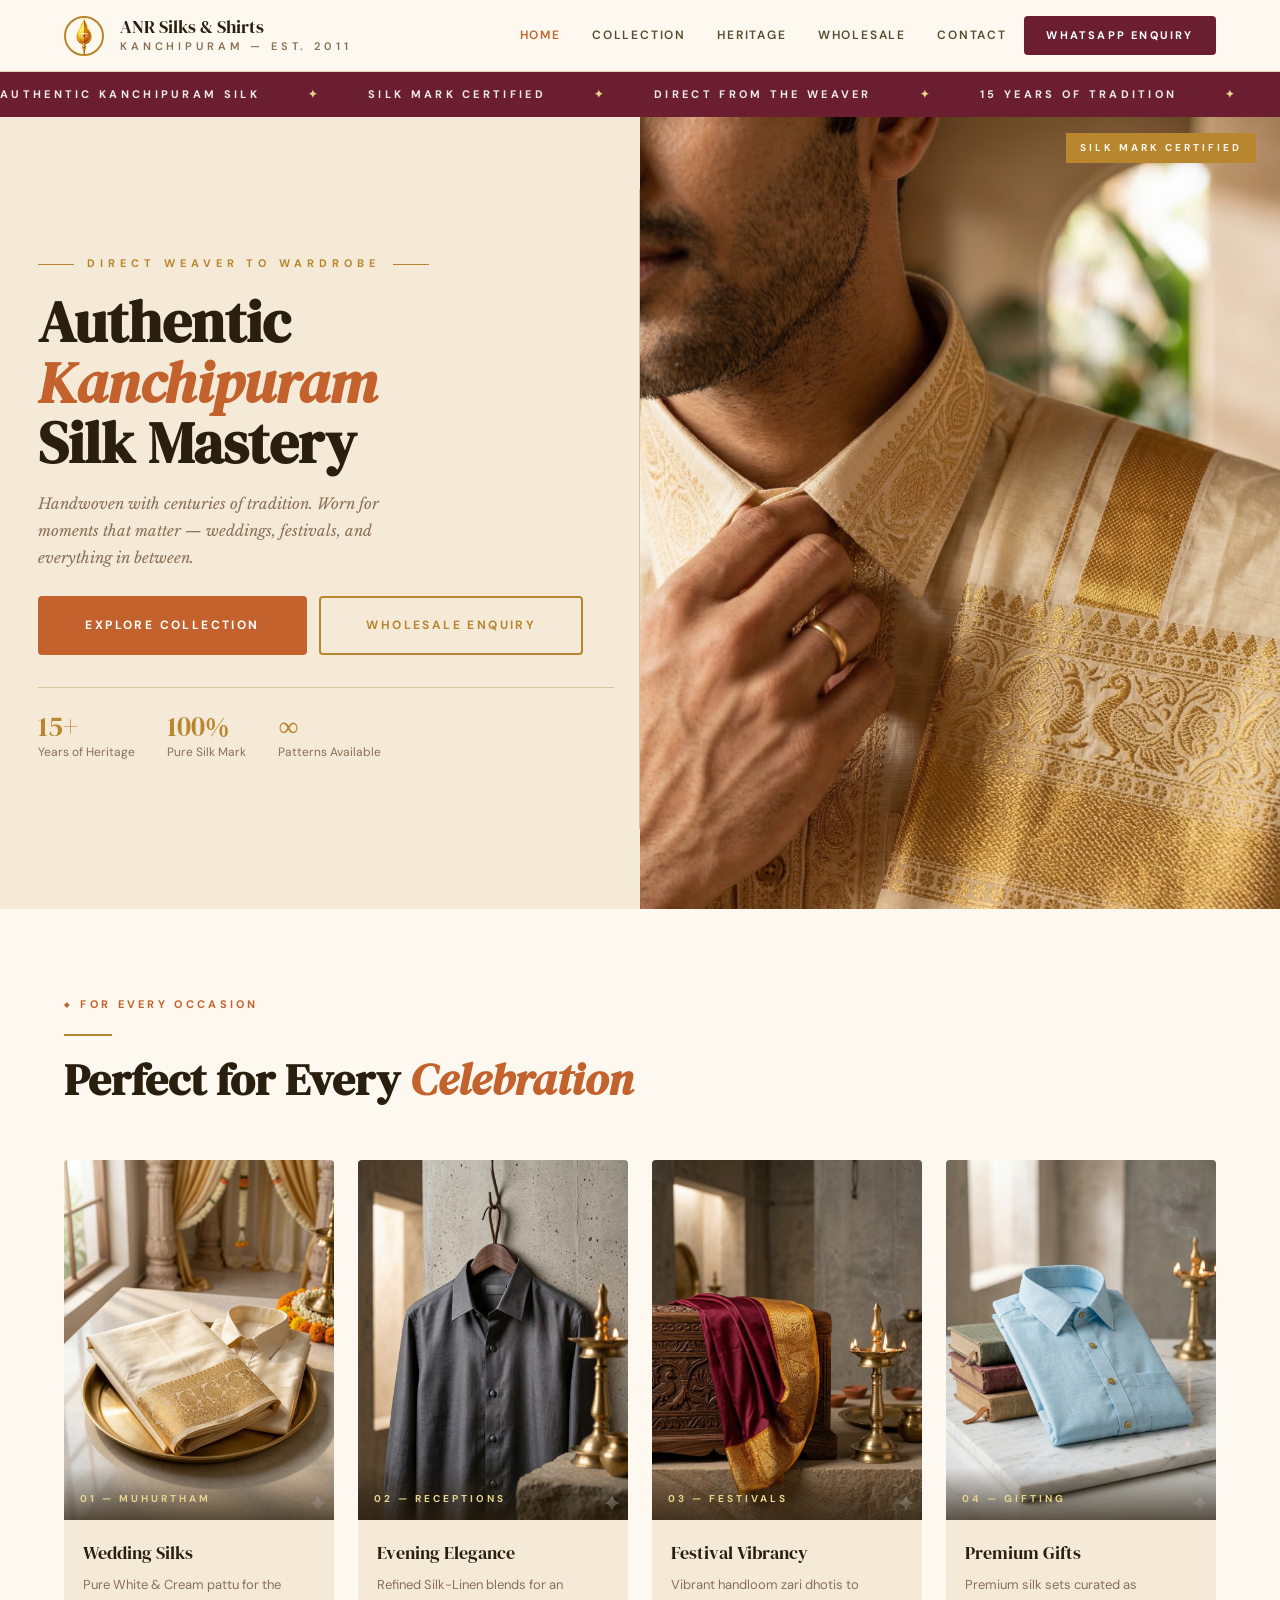
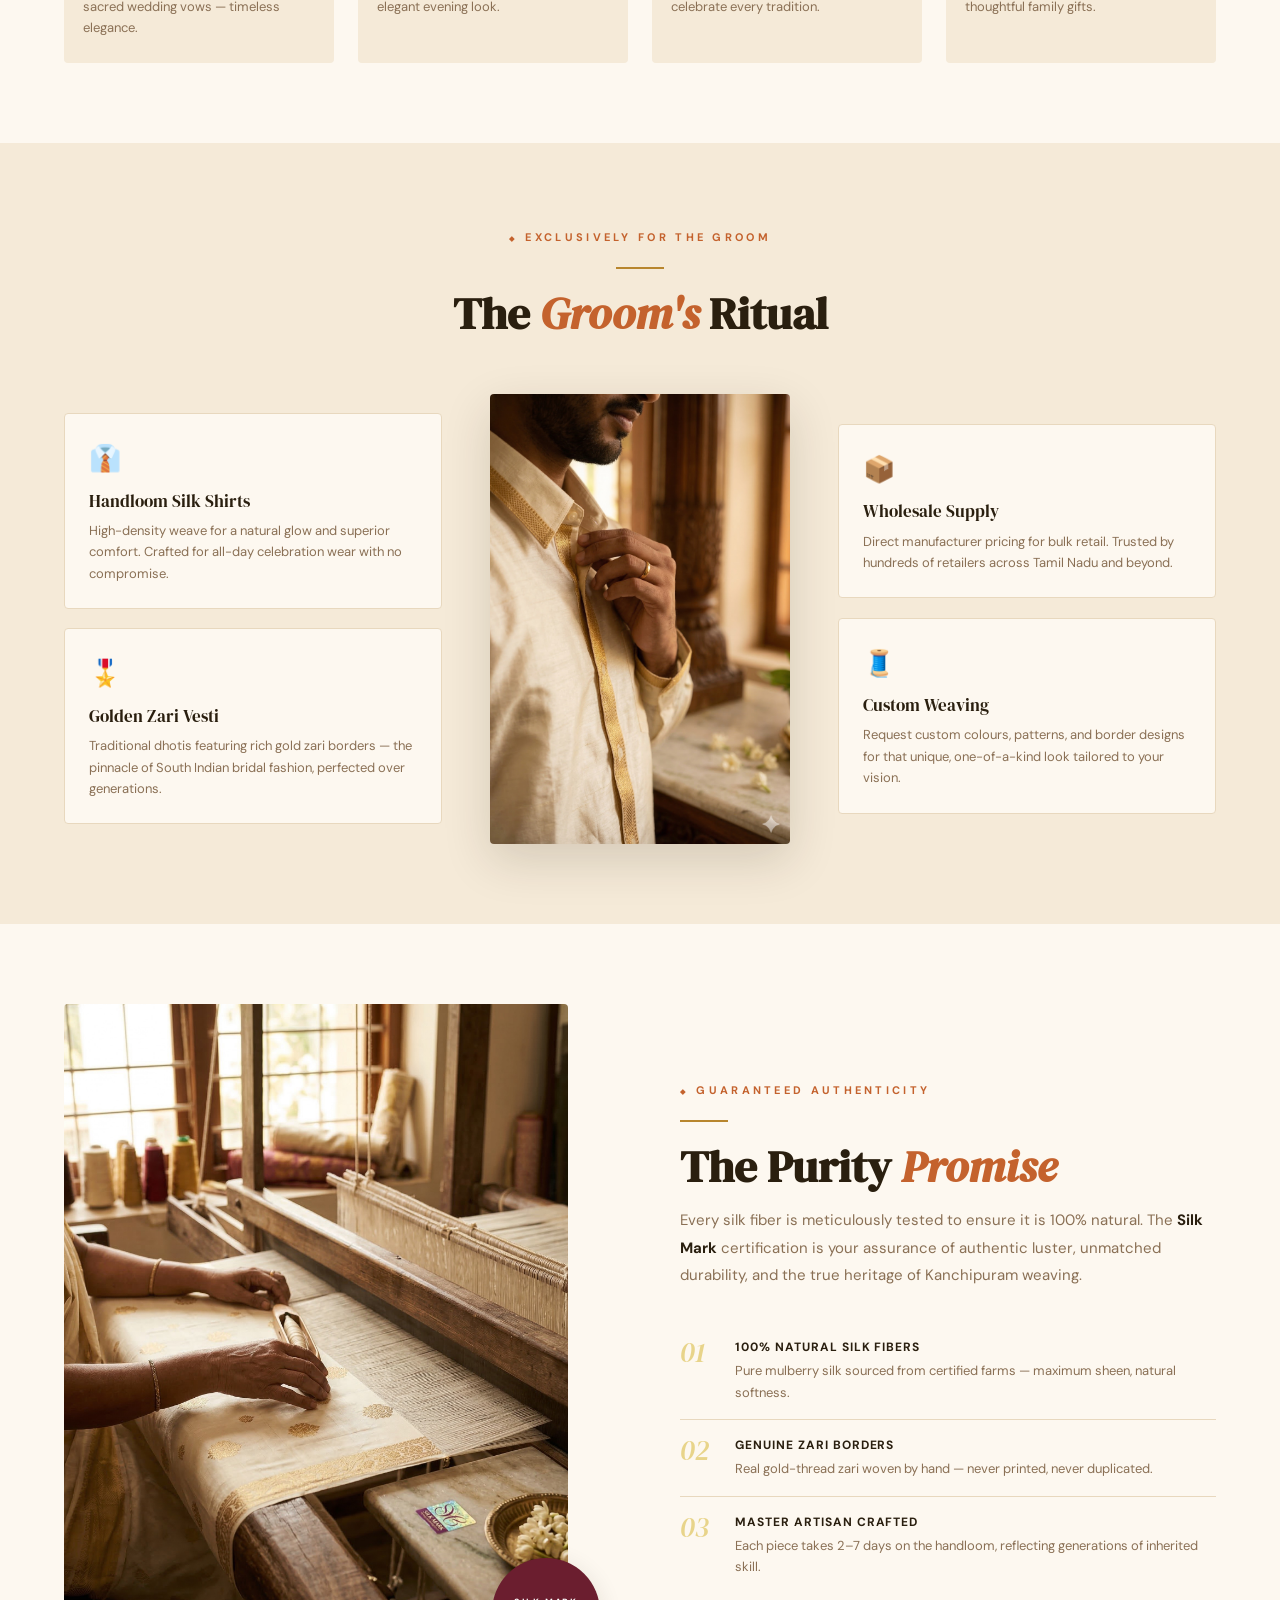
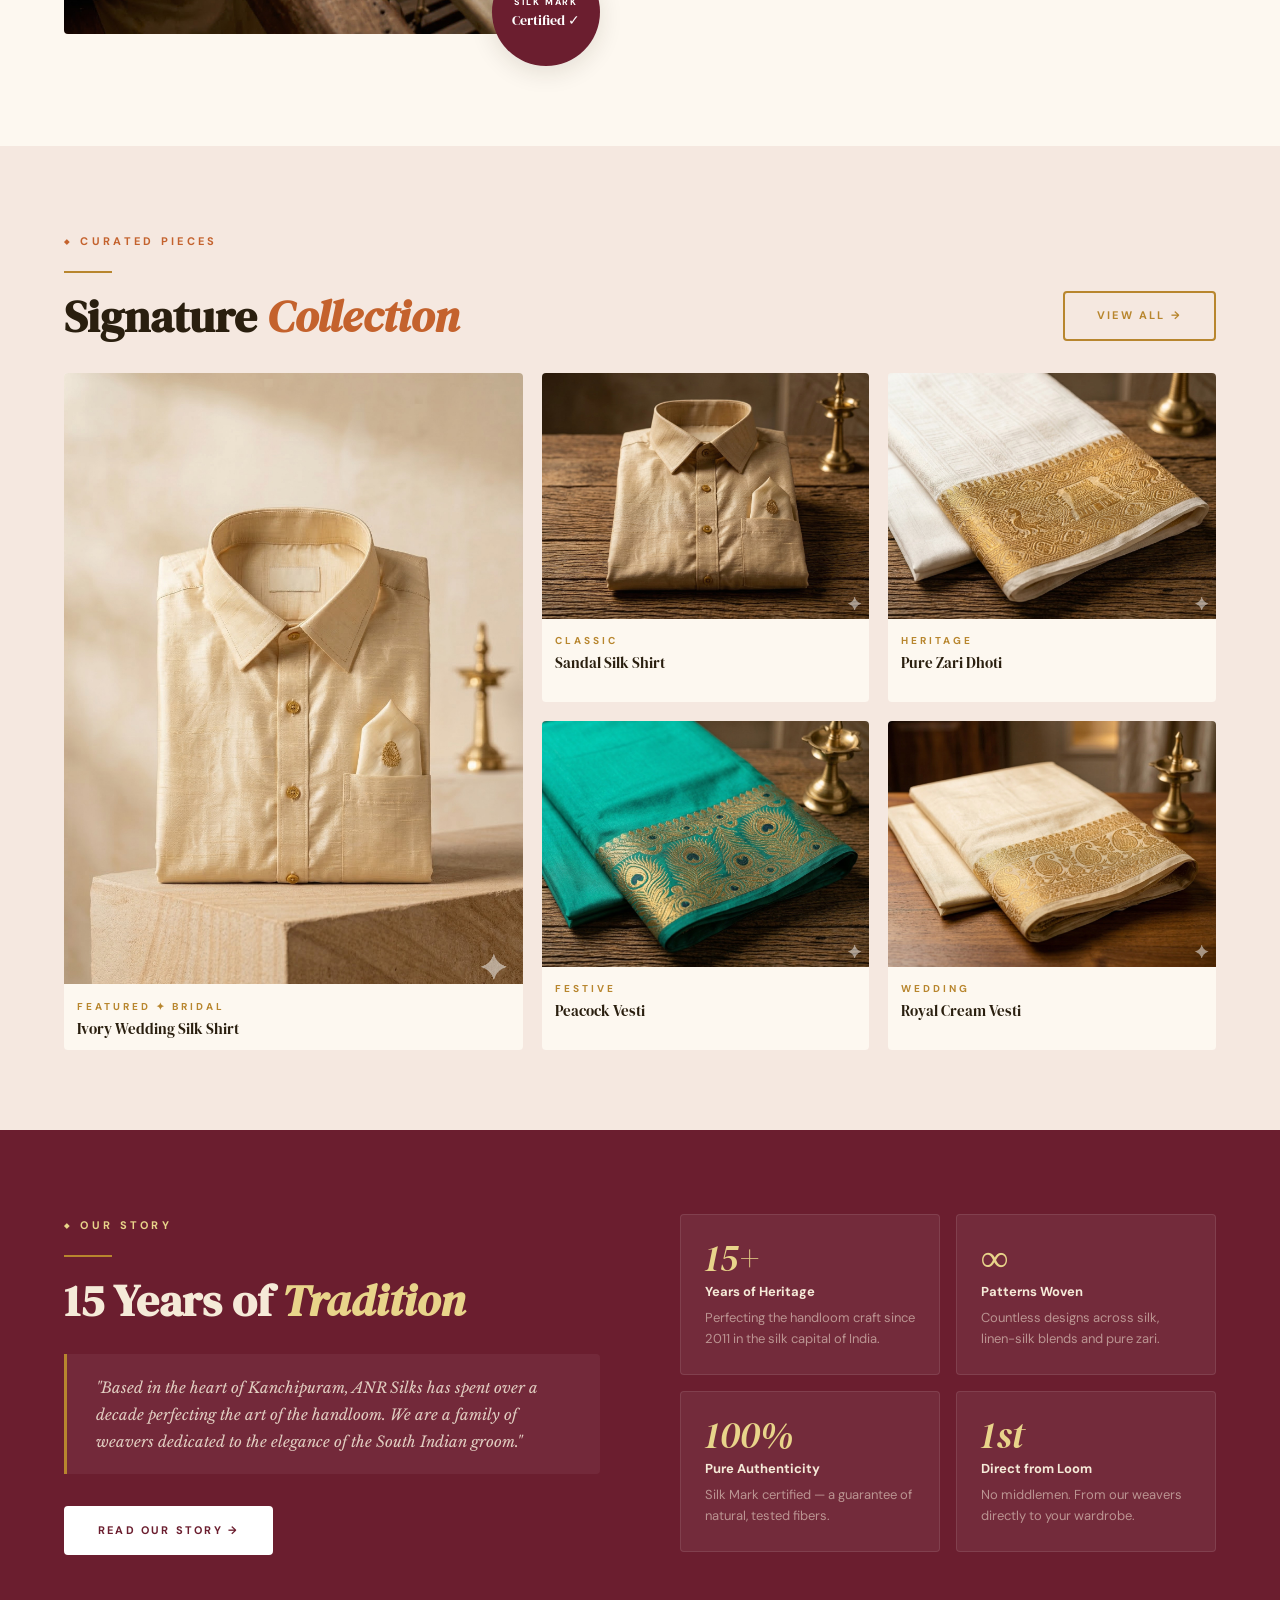
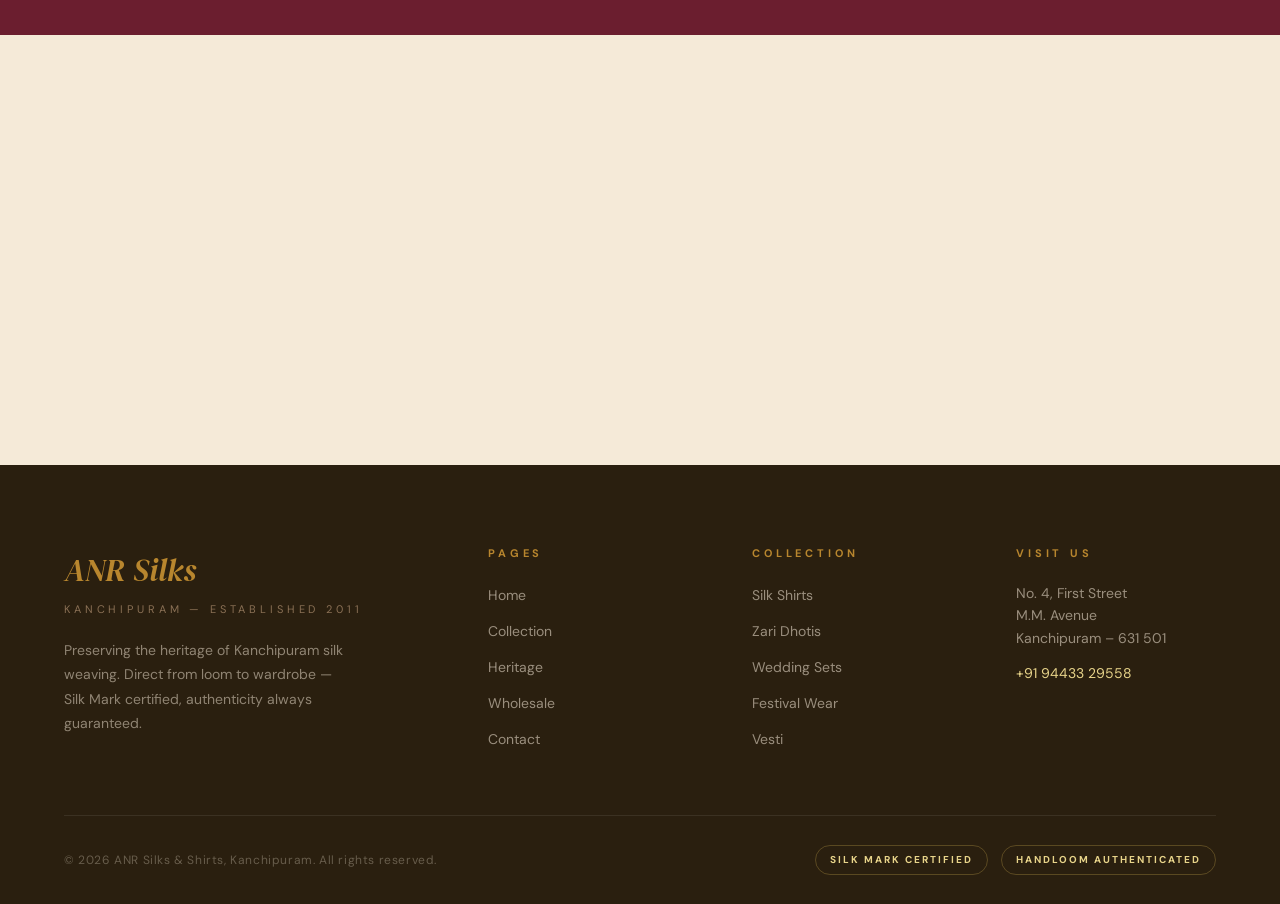
<file: index.html>
<!DOCTYPE html>
<html lang="en">
<head>
    <meta charset="UTF-8">
    <meta name="viewport" content="width=device-width, initial-scale=1.0">
    <title>ANR Silks & Shirts | Authentic Kanchipuram Handloom</title>
    <meta name="description" content="ANR Silks & Shirts — Authentic Kanchipuram handloom silk shirts, zari dhotis and vesti. Direct weaver to wardrobe. Silk Mark certified. Est. 2011.">
    <link rel="stylesheet" href="shared.css">
    <style>
    .reveal { opacity: 0; transform: translateY(28px); transition: opacity 0.7s ease, transform 0.7s ease; }
    .reveal.revealed { opacity: 1; transform: translateY(0); }
    .reveal-d1 { transition-delay: 0.1s; }
    .reveal-d2 { transition-delay: 0.2s; }
    .reveal-d3 { transition-delay: 0.3s; }
    .reveal-d4 { transition-delay: 0.4s; }

    :root { --marquee-h: 37px; }

    .nav-drawer {
        position: fixed !important;
        top: var(--nav-h) !important;
        left: 0; right: 0;
        bottom: auto !important;
        margin-top: 0 !important;
        transform: none !important;
        z-index: 999 !important;
        overscroll-behavior: contain;
    }
    .marquee-bar {
        position: fixed !important;
        top: var(--nav-h) !important;
        left: 0; right: 0;
        z-index: 998;
        margin-top: 0 !important;
    }

    /* ── HERO DESKTOP ── */
    #hero {
        margin-top: calc(var(--nav-h) + var(--marquee-h)) !important;
        display: grid;
        grid-template-columns: 1fr 1fr;
        height: 800px;
        overflow: hidden;
    }
    .hero-left {
        background: var(--cream);
        padding: 3rem 4% 3rem 6%;
        display: flex; flex-direction: column; justify-content: center;
        position: relative; overflow: hidden;
    }
    .hero-left::after {
        content: '';
        position: absolute; top: 10%; bottom: 10%; right: 0;
        width: 1px; background: var(--sand);
    }
    .hero-eyebrow {
        display: flex; align-items: center; gap: 0.8rem;
        margin-bottom: 1.2rem;
    }
    .hero-eyebrow-line { width: 36px; height: 1px; background: var(--gold); }
    .hero-eyebrow-text { font-size: 11px; font-weight: 700; letter-spacing: 0.45em; text-transform: uppercase; color: var(--gold); }
    .hero-h1 {
        font-family: 'DM Serif Display', serif;
        font-size: clamp(32px, 4.5vw, 68px);
        line-height: 1.05; color: var(--text-dark);
        margin-bottom: 1rem;
    }
    .hero-h1 em { display: block; font-style: italic; color: var(--terracotta); }
    .hero-h1 span { display: block; }
    .hero-sub {
        font-family: 'Libre Baskerville', serif;
        font-size: clamp(13px, 1.2vw, 15px); font-style: italic;
        color: var(--text-light); line-height: 1.8;
        max-width: 400px; margin-bottom: 1.6rem;
    }
    .hero-actions { display: flex; gap: 0.8rem; flex-wrap: nowrap; margin-bottom: 2rem; }
    .hero-stats {
        display: flex; gap: 2rem;
        border-top: 1px solid var(--sand); padding-top: 1.5rem;
        flex-wrap: wrap;
    }
    .hero-stat-num { font-family: 'DM Serif Display', serif; font-size: 28px; color: var(--gold); line-height: 1; display: block; }
    .hero-stat-label { font-size: 12px; color: var(--text-light); margin-top: 3px; }
    .hero-right { position: relative; overflow: hidden; background: var(--warm); }
    .hero-img-ph { width: 100%; height: 100%; display: flex; align-items: center; justify-content: center; }
    .hero-img-ph img { width: 100%; height: 100%; object-fit: cover; object-position: center top; }
    .hero-right-badge {
        position: absolute; top: 1.5rem; right: 1.5rem;
        background: var(--gold); color: var(--ivory);
        font-size: 10px; font-weight: 700; letter-spacing: 0.3em;
        text-transform: uppercase; padding: 7px 14px;
    }

    /* ── OCCASIONS ── */
    #occasions { background: var(--ivory); padding: 5rem 5%; }
    .occ-grid { display: grid; grid-template-columns: repeat(4, 1fr); gap: 1.5rem; }
    .occ-card {
        background: var(--cream); border-radius: var(--radius);
        overflow: hidden; transition: transform 0.3s, box-shadow 0.3s;
    }
    .occ-card:hover { transform: translateY(-4px); box-shadow: var(--shadow-md); }
    .occ-img { aspect-ratio: 3/4; position: relative; overflow: hidden; }
    .occ-img img { position: absolute; inset: 0; width: 100%; height: 100%; object-fit: cover; }
    .occ-img.oi1 { background: linear-gradient(145deg, #e8ddd0, #d0c0a0); }
    .occ-img.oi2 { background: linear-gradient(145deg, #cfd8e0, #b0bec8); }
    .occ-img.oi3 { background: linear-gradient(145deg, #e0d0c8, #c8b0a8); }
    .occ-img.oi4 { background: linear-gradient(145deg, #d0e0d0, #b0c8b8); }
    .occ-tag {
        position: absolute; bottom: 0; left: 0; right: 0;
        background: linear-gradient(to top, rgba(42,31,15,0.72), transparent);
        padding: 1.5rem 1rem 0.8rem;
        font-size: 10px; font-weight: 700; letter-spacing: 0.3em;
        text-transform: uppercase; color: var(--gold-pale);
    }
    .occ-body { padding: 1.2rem 1.2rem 1.5rem; }
    .occ-name { font-family: 'DM Serif Display', serif; font-size: 18px; color: var(--text-dark); margin-bottom: 6px; }
    .occ-desc { font-size: 13px; color: var(--text-light); line-height: 1.65; }

    /* ── GROOM'S EDIT ── */
    #grooms { background: var(--cream); padding: 5rem 5%; }
    .grooms-layout { display: grid; grid-template-columns: 1fr auto 1fr; gap: 3rem; align-items: center; }
    .grooms-center-wrap { width: 300px; flex-shrink: 0; }
    .grooms-center-img { width: 100%; aspect-ratio: 2/3; border-radius: var(--radius); box-shadow: var(--shadow-lg); overflow: hidden; }
    .grooms-center-img img { width: 100%; height: 100%; object-fit: cover; }
    .grooms-side { display: flex; flex-direction: column; gap: 1.2rem; }
    .gfc-card {
        background: var(--ivory); border: 1px solid var(--sand-light);
        border-radius: var(--radius); padding: 1.5rem;
        transition: border-color 0.3s, box-shadow 0.3s;
    }
    .gfc-card:hover { border-color: var(--gold); box-shadow: var(--shadow-sm); }
    .gfc-icon { font-size: 26px; margin-bottom: 8px; }
    .gfc-title { font-family: 'DM Serif Display', serif; font-size: 17px; color: var(--text-dark); margin-bottom: 5px; }
    .gfc-desc { font-size: 13px; color: var(--text-light); line-height: 1.65; }

    /* ── SILK PURITY ── */
    #purity { background: var(--ivory); padding: 5rem 5%; }
    .purity-layout { display: grid; grid-template-columns: 1fr 1fr; gap: 5rem; align-items: center; }
    .purity-img-wrap { position: relative; padding-bottom: 2rem; padding-right: 2rem; }
    .purity-img { width: 100%; aspect-ratio: 4/5; border-radius: var(--radius); overflow: hidden; }
    .purity-img img { width: 100%; height: 100%; object-fit: cover; }
    .purity-badge {
        position: absolute; bottom: 0; right: 0;
        background: var(--maroon); color: #fff;
        width: 108px; height: 108px; border-radius: 50%;
        display: flex; flex-direction: column; align-items: center;
        justify-content: center; text-align: center; gap: 3px;
        box-shadow: var(--shadow-md);
    }
    .purity-badge span:first-child { font-size: 9px; letter-spacing: 0.2em; font-weight: 700; text-transform: uppercase; }
    .purity-badge span:last-child { font-family: 'DM Serif Display', serif; font-size: 14px; line-height: 1.2; }
    .purity-points { margin-top: 2rem; }
    .pp-item { display: flex; gap: 1.2rem; align-items: flex-start; padding: 1rem 0; border-bottom: 1px solid var(--sand-light); }
    .pp-item:last-child { border-bottom: none; }
    .pp-num { font-family: 'DM Serif Display', serif; font-size: 28px; font-style: italic; color: var(--gold-pale); line-height: 1; min-width: 36px; }
    .pp-label { font-size: 12px; font-weight: 700; letter-spacing: 0.08em; text-transform: uppercase; color: var(--text-dark); margin-bottom: 3px; }
    .pp-text { font-size: 13px; color: var(--text-light); line-height: 1.65; }

    /* ── COLLECTION PREVIEW ── */
    #collection-preview { background: var(--terra-pale); padding: 5rem 5%; }
    .col-grid { display: grid; grid-template-columns: 1.4fr 1fr 1fr; grid-template-rows: auto auto; gap: 1.2rem; }
    .col-card { border-radius: var(--radius); overflow: hidden; position: relative; background: var(--ivory); }
    .col-card.featured { grid-row: span 2; }
    .col-img { width: 100%; overflow: hidden; transition: transform 0.5s ease; }
    .col-img img { width: 100%; height: 100%; object-fit: cover; display: block; }
    .col-card:hover .col-img { transform: scale(1.04); }
    .col-card.featured .col-img { aspect-ratio: 3/4; }
    .col-img.ci2, .col-img.ci3, .col-img.ci4, .col-img.ci5 { aspect-ratio: 4/3; }
    .col-label { padding: 0.9rem 0.8rem 0.6rem; }
    .col-cat { font-size: 10px; font-weight: 700; letter-spacing: 0.3em; text-transform: uppercase; color: var(--gold); display: block; margin-bottom: 2px; }
    .col-name { font-family: 'DM Serif Display', serif; font-size: 15px; color: var(--text-dark); }

    /* ── HERITAGE BAND ── */
    #heritage-band { background: var(--maroon); padding: 5rem 5%; color: var(--cream); }
    .heritage-inner { display: grid; grid-template-columns: 1fr 1fr; gap: 5rem; align-items: center; }
    .heritage-left .tag-pill { color: var(--gold-pale); }
    .heritage-left .serif-title { color: var(--cream); }
    .heritage-left .serif-title em { color: var(--gold-pale); }
    .heritage-quote {
        border-left: 3px solid var(--gold);
        padding: 1.2rem 1.8rem;
        background: rgba(255,255,255,0.05);
        margin: 1.8rem 0 2rem;
        border-radius: 0 var(--radius) var(--radius) 0;
    }
    .heritage-quote p { font-family: 'Libre Baskerville', serif; font-style: italic; font-size: 15px; color: rgba(245,234,216,0.85); line-height: 1.8; }
    .heritage-cards { display: grid; grid-template-columns: 1fr 1fr; gap: 1rem; }
    .hcard { background: rgba(255,255,255,0.06); border: 1px solid rgba(255,255,255,0.1); border-radius: var(--radius); padding: 1.5rem; }
    .hcard-num { font-family: 'DM Serif Display', serif; font-size: 38px; font-style: italic; color: var(--gold-pale); line-height: 1; margin-bottom: 5px; }
    .hcard-title { font-size: 13px; font-weight: 700; color: var(--cream); margin-bottom: 4px; }
    .hcard-text { font-size: 13px; color: rgba(245,234,216,0.55); line-height: 1.65; }

    /* ── CTA BAND ── */
    #cta-band { background: var(--cream); padding: 5rem 5%; }
    .cta-inner { display: grid; grid-template-columns: 1fr 1fr; gap: 4rem; align-items: center; }
    .cta-store { background: var(--ivory); border: 1px solid var(--sand); border-radius: var(--radius); padding: 2rem; }
    .cta-store-row { display: flex; gap: 1rem; align-items: flex-start; margin-bottom: 1.2rem; }
    .cta-store-row:last-child { margin-bottom: 0; }
    .cta-store-icon { font-size: 18px; flex-shrink: 0; }
    .cta-store-label { font-size: 10px; font-weight: 700; letter-spacing: 0.2em; text-transform: uppercase; color: var(--gold); display: block; margin-bottom: 3px; }
    .cta-store-val { font-size: 14px; color: var(--text-dark); line-height: 1.55; }
    .cta-store-val a { color: var(--terracotta); font-weight: 600; }
    .cta-buttons { display: flex; gap: 1rem; flex-wrap: nowrap; margin-top: 1.5rem; }

    /* ════════════════════════════════
       RESPONSIVE
    ════════════════════════════════ */
    @media (max-width: 1100px) {
        .grooms-layout { grid-template-columns: 1fr 1fr; }
        .grooms-center-wrap { display: none; }
        .grooms-layout .grooms-side:last-child { grid-column: 1 / -1; display: grid; grid-template-columns: 1fr 1fr; gap: 1.2rem; }
    }

    @media (max-width: 900px) {
        #hero { grid-template-columns: 1fr; height: auto; }
        /* Hero image — taller so it's clearly visible */
        .hero-right { order: 1; height: 450px; min-height: 450px; max-height: 450px; }
        .hero-left { order: 2; padding: 2rem 5% 2.5rem; }
        .hero-left::after { display: none; }
        .hero-actions { flex-wrap: wrap; margin-bottom: 1.6rem; }
        .hero-actions .btn { flex: 1 1 calc(50% - 0.5rem); text-align: center; font-size: 10px !important; padding: 11px 12px !important; min-width: 0; }
        .hero-sub { margin-bottom: 1.2rem; }
        .hero-stats { padding-top: 1.2rem; gap: 1.5rem; }
        /* Occasions — 2 col on tablet, vertical cards (image top, content below) */
        .occ-grid { grid-template-columns: 1fr 1fr; gap: 1rem; }
        .occ-card { display: block; }
        .occ-img { aspect-ratio: 4/3 !important; height: auto; }
        .occ-body { padding: 1rem 1rem 1.2rem; }
        .purity-layout { grid-template-columns: 1fr; }
        .purity-img-wrap { max-width: 440px; margin: 0 auto; }
        .col-grid { grid-template-columns: 1fr 1fr; }
        .col-card.featured { grid-row: span 1; }
        .col-card.featured .col-img { aspect-ratio: 4/3; }
        .heritage-inner { grid-template-columns: 1fr; gap: 3rem; }
        .cta-inner { grid-template-columns: 1fr; gap: 2rem; }
        .cta-buttons { flex-wrap: wrap; }
        .cta-buttons .btn { flex: 1 1 calc(50% - 0.5rem); text-align: center; }
    }

    @media (max-width: 600px) {
        /* Hero image — still tall on small phones */
        .hero-right { height: 400px; min-height: 400px; }
        .hero-h1 { font-size: 28px; }
        .hero-eyebrow { margin-bottom: 0.7rem; }
        .hero-actions .btn { flex: 1 1 100%; font-size: 12px !important; padding: 13px 16px !important; }
        .hero-stats { gap: 0.8rem; flex-wrap: nowrap; justify-content: space-between; }
        /* Occasions — 1 col, vertical card (image top, content below) */
        .occ-grid { grid-template-columns: 1fr; gap: 1.2rem; }
        .occ-card { display: block; }
        .occ-img { aspect-ratio: 16/9 !important; height: auto; }
        .occ-body { padding: 1rem 1.2rem 1.4rem; }
        .grooms-layout { grid-template-columns: 1fr; }
        .grooms-layout .grooms-side:last-child { grid-column: 1; display: flex; }
        .col-grid { grid-template-columns: 1fr; }
        .heritage-cards { grid-template-columns: 1fr; }
        .cta-buttons .btn { flex: 1 1 100%; }
    }
    </style>
</head>
<body>

<!-- ════ PAGE LOADER ════ -->
<div id="page-loader">
    <!-- Loader emblem -->
    <div class="loader-emblem">
        <img src="Vel-hindu-outline.png" alt="Vel">
    </div>
    <div class="loader-brand">
        <span class="loader-brand-name">ANR Silks &amp; Shirts</span>
        <span class="loader-brand-sub">Kanchipuram — Est. 2011</span>
    </div>
    <div class="loader-bar-wrap">
        <div class="loader-bar" id="loader-bar"></div>
    </div>
    <span class="loader-tagline">Weaving tradition since 2011…</span>
</div>

<!-- ════ NAV ════ -->
<nav class="site-nav">
    <a href="index.html" class="nav-brand">
        <!-- Nav emblem (index.html — root level) -->
        <div class="nav-emblem">
            <img src="Vel-hindu-outline.png" alt="Vel">
        </div>
        <div class="nav-brand-text">
            <span class="nav-brand-name">ANR Silks &amp; Shirts</span>
            <span class="nav-brand-sub">Kanchipuram — Est. 2011</span>
        </div>
    </a>
    <div class="nav-links">
        <a href="index.html" class="active">Home</a>
        <a href="pages/collection.html">Collection</a>
        <a href="pages/heritage.html">Heritage</a>
        <a href="pages/wholesale.html">Wholesale</a>
        <a href="pages/contact.html">Contact</a>
        <a href="https://wa.me/919443329558" class="nav-cta">WhatsApp Enquiry</a>
    </div>
    <button class="nav-hamburger" aria-label="Menu">
        <span></span><span></span><span></span>
    </button>
</nav>
<div class="nav-drawer">
    <a href="index.html" class="active">Home</a>
    <a href="pages/collection.html">Collection</a>
    <a href="pages/heritage.html">Heritage</a>
    <a href="pages/wholesale.html">Wholesale</a>
    <a href="pages/contact.html">Contact</a>
    <a href="https://wa.me/919443329558" class="drawer-cta">WhatsApp Enquiry →</a>
</div>

<!-- ════ MARQUEE ════ -->
<div class="marquee-bar">
    <div class="marquee-track">
        <span>Authentic Kanchipuram Silk</span><span class="m-sep"> ✦ </span>
        <span>Silk Mark Certified</span><span class="m-sep"> ✦ </span>
        <span>Direct from the Weaver</span><span class="m-sep"> ✦ </span>
        <span>15 Years of Tradition</span><span class="m-sep"> ✦ </span>
        <span>Wholesale &amp; Bulk Orders</span><span class="m-sep"> ✦ </span>
        <span>Pure Zari Handloom</span><span class="m-sep"> ✦ </span>
        <span>Kanchipuram – 631 501</span><span class="m-sep"> ✦ </span>
        <span>Authentic Kanchipuram Silk</span><span class="m-sep"> ✦ </span>
        <span>Silk Mark Certified</span><span class="m-sep"> ✦ </span>
        <span>Direct from the Weaver</span><span class="m-sep"> ✦ </span>
        <span>15 Years of Tradition</span><span class="m-sep"> ✦ </span>
        <span>Wholesale &amp; Bulk Orders</span><span class="m-sep"> ✦ </span>
        <span>Pure Zari Handloom</span><span class="m-sep"> ✦ </span>
        <span>Kanchipuram – 631 501</span><span class="m-sep"> ✦ </span>
    </div>
</div>

<!-- ════ HERO ════ -->
<section id="hero">
    <div class="hero-left">
        <div class="hero-eyebrow reveal">
            <div class="hero-eyebrow-line"></div>
            <span class="hero-eyebrow-text">Direct Weaver to Wardrobe</span>
            <div class="hero-eyebrow-line"></div>
        </div>
        <h1 class="hero-h1 reveal reveal-d1">
            <span>Authentic</span>
            <em>Kanchipuram</em>
            <span>Silk Mastery</span>
        </h1>
        <p class="hero-sub reveal reveal-d2">Handwoven with centuries of tradition. Worn for moments that matter — weddings, festivals, and everything in between.</p>
        <div class="hero-actions reveal reveal-d3">
            <a href="pages/collection.html" class="btn btn-primary btn-lg">Explore Collection</a>
            <a href="pages/wholesale.html" class="btn btn-outline btn-lg">Wholesale Enquiry</a>
        </div>
        <div class="hero-stats reveal reveal-d4">
            <div>
                <span class="hero-stat-num">15+</span>
                <div class="hero-stat-label">Years of Heritage</div>
            </div>
            <div>
                <span class="hero-stat-num">100%</span>
                <div class="hero-stat-label">Pure Silk Mark</div>
            </div>
            <div>
                <span class="hero-stat-num">∞</span>
                <div class="hero-stat-label">Patterns Available</div>
            </div>
        </div>
    </div>
    <div class="hero-right">
        <div class="hero-img-ph">
            <img src="images/1.jpg" alt="Kanchipuram Silk">
        </div>
        <div class="hero-right-badge">Silk Mark Certified</div>
    </div>
</section>

<!-- ════ OCCASIONS ════ -->
<section id="occasions">
    <div class="sec-head reveal">
        <div class="tag-pill">For Every Occasion</div>
        <div class="gold-rule"></div>
        <h2 class="serif-title">Perfect for Every <em>Celebration</em></h2>
    </div>
    <div class="occ-grid">
        <div class="occ-card reveal reveal-d1">
            <div class="occ-img oi1">
                <img src="images/7.jpg" alt="Wedding Silks">
                <div class="occ-tag">01 — Muhurtham</div>
            </div>
            <div class="occ-body">
                <div class="occ-name">Wedding Silks</div>
                <p class="occ-desc">Pure White &amp; Cream pattu for the sacred wedding vows — timeless elegance.</p>
            </div>
        </div>
        <div class="occ-card reveal reveal-d2">
            <div class="occ-img oi2">
                <img src="images/8.jpg" alt="Evening Elegance">
                <div class="occ-tag">02 — Receptions</div>
            </div>
            <div class="occ-body">
                <div class="occ-name">Evening Elegance</div>
                <p class="occ-desc">Refined Silk-Linen blends for an elegant evening look.</p>
            </div>
        </div>
        <div class="occ-card reveal reveal-d3">
            <div class="occ-img oi3">
                <img src="images/9.jpg" alt="Festival Vibrancy">
                <div class="occ-tag">03 — Festivals</div>
            </div>
            <div class="occ-body">
                <div class="occ-name">Festival Vibrancy</div>
                <p class="occ-desc">Vibrant handloom zari dhotis to celebrate every tradition.</p>
            </div>
        </div>
        <div class="occ-card reveal reveal-d4">
            <div class="occ-img oi4">
                <img src="images/10.jpg" alt="Premium Gifts">
                <div class="occ-tag">04 — Gifting</div>
            </div>
            <div class="occ-body">
                <div class="occ-name">Premium Gifts</div>
                <p class="occ-desc">Premium silk sets curated as thoughtful family gifts.</p>
            </div>
        </div>
    </div>
</section>

<!-- ════ GROOM'S EDIT ════ -->
<section id="grooms">
    <div class="sec-head center reveal">
        <div class="tag-pill" style="justify-content:center;">Exclusively for the Groom</div>
        <div class="gold-rule center"></div>
        <h2 class="serif-title">The <em>Groom's</em> Ritual</h2>
    </div>
    <div class="grooms-layout">
        <div class="grooms-side">
            <div class="gfc-card reveal reveal-d1">
                <div class="gfc-icon">👔</div>
                <div class="gfc-title">Handloom Silk Shirts</div>
                <p class="gfc-desc">High-density weave for a natural glow and superior comfort. Crafted for all-day celebration wear with no compromise.</p>
            </div>
            <div class="gfc-card reveal reveal-d2">
                <div class="gfc-icon">🎖️</div>
                <div class="gfc-title">Golden Zari Vesti</div>
                <p class="gfc-desc">Traditional dhotis featuring rich gold zari borders — the pinnacle of South Indian bridal fashion, perfected over generations.</p>
            </div>
        </div>
        <div class="grooms-center-wrap">
            <div class="grooms-center-img">
                <img src="images/11.jpg" alt="Groom's Collection">
            </div>
        </div>
        <div class="grooms-side">
            <div class="gfc-card reveal reveal-d3">
                <div class="gfc-icon">📦</div>
                <div class="gfc-title">Wholesale Supply</div>
                <p class="gfc-desc">Direct manufacturer pricing for bulk retail. Trusted by hundreds of retailers across Tamil Nadu and beyond.</p>
            </div>
            <div class="gfc-card reveal reveal-d4">
                <div class="gfc-icon">🧵</div>
                <div class="gfc-title">Custom Weaving</div>
                <p class="gfc-desc">Request custom colours, patterns, and border designs for that unique, one-of-a-kind look tailored to your vision.</p>
            </div>
        </div>
    </div>
</section>

<!-- ════ SILK PURITY ════ -->
<section id="purity">
    <div class="purity-layout">
        <div class="purity-img-wrap reveal">
            <div class="purity-img">
                <img src="images/12.jpg" alt="Silk Purity">
            </div>
            <div class="purity-badge">
                <span>Silk Mark</span>
                <span>Certified ✓</span>
            </div>
        </div>
        <div class="reveal reveal-d2">
            <div class="tag-pill">Guaranteed Authenticity</div>
            <div class="gold-rule"></div>
            <h2 class="serif-title">The Purity <em>Promise</em></h2>
            <p class="body-text" style="margin-top:1rem;">Every silk fiber is meticulously tested to ensure it is 100% natural. The <strong style="color:var(--text-dark);">Silk Mark</strong> certification is your assurance of authentic luster, unmatched durability, and the true heritage of Kanchipuram weaving.</p>
            <div class="purity-points">
                <div class="pp-item">
                    <div class="pp-num">01</div>
                    <div>
                        <div class="pp-label">100% Natural Silk Fibers</div>
                        <p class="pp-text">Pure mulberry silk sourced from certified farms — maximum sheen, natural softness.</p>
                    </div>
                </div>
                <div class="pp-item">
                    <div class="pp-num">02</div>
                    <div>
                        <div class="pp-label">Genuine Zari Borders</div>
                        <p class="pp-text">Real gold-thread zari woven by hand — never printed, never duplicated.</p>
                    </div>
                </div>
                <div class="pp-item">
                    <div class="pp-num">03</div>
                    <div>
                        <div class="pp-label">Master Artisan Crafted</div>
                        <p class="pp-text">Each piece takes 2–7 days on the handloom, reflecting generations of inherited skill.</p>
                    </div>
                </div>
            </div>
        </div>
    </div>
</section>

<!-- ════ COLLECTION PREVIEW ════ -->
<section id="collection-preview">
    <div class="sec-head reveal" style="display:flex; justify-content:space-between; align-items:flex-end; margin-bottom:2rem;">
        <div>
            <div class="tag-pill">Curated Pieces</div>
            <div class="gold-rule"></div>
            <h2 class="serif-title">Signature <em>Collection</em></h2>
        </div>
        <a href="pages/collection.html" class="btn btn-outline" style="flex-shrink:0;">View All →</a>
    </div>
    <div class="col-grid">
        <div class="col-card featured reveal reveal-d1">
            <div class="col-img"><img src="images/2.jpg" alt="Ivory Wedding Silk Shirt"></div>
            <div class="col-label">
                <span class="col-cat">Featured ✦ Bridal</span>
                <div class="col-name">Ivory Wedding Silk Shirt</div>
            </div>
        </div>
        <div class="col-card reveal reveal-d2">
            <div class="col-img ci2"><img src="images/3.jpg" alt="Sandal Silk Shirt"></div>
            <div class="col-label">
                <span class="col-cat">Classic</span>
                <div class="col-name">Sandal Silk Shirt</div>
            </div>
        </div>
        <div class="col-card reveal reveal-d3">
            <div class="col-img ci3"><img src="images/4.jpg" alt="Pure Zari Dhoti"></div>
            <div class="col-label">
                <span class="col-cat">Heritage</span>
                <div class="col-name">Pure Zari Dhoti</div>
            </div>
        </div>
        <div class="col-card reveal reveal-d4">
            <div class="col-img ci4"><img src="images/5.jpg" alt="Peacock Vesti"></div>
            <div class="col-label">
                <span class="col-cat">Festive</span>
                <div class="col-name">Peacock Vesti</div>
            </div>
        </div>
        <div class="col-card reveal reveal-d4">
            <div class="col-img ci5"><img src="images/6.jpg" alt="Royal Cream Vesti"></div>
            <div class="col-label">
                <span class="col-cat">Wedding</span>
                <div class="col-name">Royal Cream Vesti</div>
            </div>
        </div>
    </div>
</section>

<!-- ════ HERITAGE BAND ════ -->
<section id="heritage-band">
    <div class="heritage-inner">
        <div class="heritage-left reveal">
            <div class="tag-pill" style="color:var(--gold-pale);">Our Story</div>
            <div class="gold-rule"></div>
            <h2 class="serif-title">15 Years of <em>Tradition</em></h2>
            <div class="heritage-quote">
                <p>"Based in the heart of Kanchipuram, ANR Silks has spent over a decade perfecting the art of the handloom. We are a family of weavers dedicated to the elegance of the South Indian groom."</p>
            </div>
            <a href="pages/heritage.html" class="btn btn-white">Read Our Story →</a>
        </div>
        <div class="heritage-cards reveal reveal-d2">
            <div class="hcard">
                <div class="hcard-num">15+</div>
                <div class="hcard-title">Years of Heritage</div>
                <p class="hcard-text">Perfecting the handloom craft since 2011 in the silk capital of India.</p>
            </div>
            <div class="hcard">
                <div class="hcard-num">∞</div>
                <div class="hcard-title">Patterns Woven</div>
                <p class="hcard-text">Countless designs across silk, linen-silk blends and pure zari.</p>
            </div>
            <div class="hcard">
                <div class="hcard-num">100%</div>
                <div class="hcard-title">Pure Authenticity</div>
                <p class="hcard-text">Silk Mark certified — a guarantee of natural, tested fibers.</p>
            </div>
            <div class="hcard">
                <div class="hcard-num">1st</div>
                <div class="hcard-title">Direct from Loom</div>
                <p class="hcard-text">No middlemen. From our weavers directly to your wardrobe.</p>
            </div>
        </div>
    </div>
</section>

<!-- ════ CTA / CONTACT ════ -->
<section id="cta-band">
    <div class="cta-inner">
        <div class="reveal">
            <div class="tag-pill">Visit or Call Us</div>
            <div class="gold-rule"></div>
            <h2 class="serif-title">Get in <em>Touch</em></h2>
            <p class="body-text" style="margin:1rem 0 0;">Whether you're a bride's family, a groom planning his look, or a retailer seeking wholesale partnership — we'd love to hear from you.</p>
            <div class="cta-buttons">
                <a href="pages/contact.html" class="btn btn-primary">Make an Enquiry</a>
                <a href="pages/wholesale.html" class="btn btn-outline-terra">Wholesale →</a>
            </div>
        </div>
        <div class="cta-store reveal reveal-d2">
            <div class="cta-store-row">
                <div class="cta-store-icon">📍</div>
                <div>
                    <span class="cta-store-label">Our Store</span>
                    <div class="cta-store-val">No. 4, First Street, M.M. Avenue,<br>Kanchipuram – 631 501</div>
                </div>
            </div>
            <div class="cta-store-row">
                <div class="cta-store-icon">📞</div>
                <div>
                    <span class="cta-store-label">Call / WhatsApp</span>
                    <div class="cta-store-val"><a href="tel:+919443329558">+91 94433 29558</a></div>
                </div>
            </div>
            <div class="cta-store-row">
                <div class="cta-store-icon">🕐</div>
                <div>
                    <span class="cta-store-label">Store Hours</span>
                    <div class="cta-store-val">Mon – Sat: 9 AM – 8 PM<br>Sunday: 10 AM – 6 PM</div>
                </div>
            </div>
        </div>
    </div>
</section>

<!-- ════ FOOTER ════ -->
<footer class="site-footer">
    <div class="footer-grid">
        <div>
            <div class="footer-brand-name">ANR Silks</div>
            <div class="footer-brand-sub">Kanchipuram — Established 2011</div>
            <p class="footer-desc">Preserving the heritage of Kanchipuram silk weaving. Direct from loom to wardrobe — Silk Mark certified, authenticity always guaranteed.</p>
        </div>
        <div class="footer-col">
            <h4>Pages</h4>
            <ul>
                <li><a href="index.html">Home</a></li>
                <li><a href="pages/collection.html">Collection</a></li>
                <li><a href="pages/heritage.html">Heritage</a></li>
                <li><a href="pages/wholesale.html">Wholesale</a></li>
                <li><a href="pages/contact.html">Contact</a></li>
            </ul>
        </div>
        <div class="footer-col">
            <h4>Collection</h4>
            <ul>
                <li><a href="pages/collection.html">Silk Shirts</a></li>
                <li><a href="pages/collection.html">Zari Dhotis</a></li>
                <li><a href="pages/collection.html">Wedding Sets</a></li>
                <li><a href="pages/collection.html">Festival Wear</a></li>
                <li><a href="pages/collection.html">Vesti</a></li>
            </ul>
        </div>
        <div class="footer-col">
            <h4>Visit Us</h4>
            <p class="footer-contact-val">No. 4, First Street<br>M.M. Avenue<br>Kanchipuram – 631 501</p>
            <p class="footer-contact-val" style="margin-top:0.8rem;"><a href="tel:+919443329558">+91 94433 29558</a></p>
        </div>
    </div>
    <div class="footer-bottom">
        <p class="footer-copy">© 2026 ANR Silks &amp; Shirts, Kanchipuram. All rights reserved.</p>
        <div class="footer-badges">
            <div class="foot-badge">Silk Mark Certified</div>
            <div class="foot-badge">Handloom Authenticated</div>
        </div>
    </div>
</footer>

<script src="shared.js"></script>
</body>
</html>
</file>
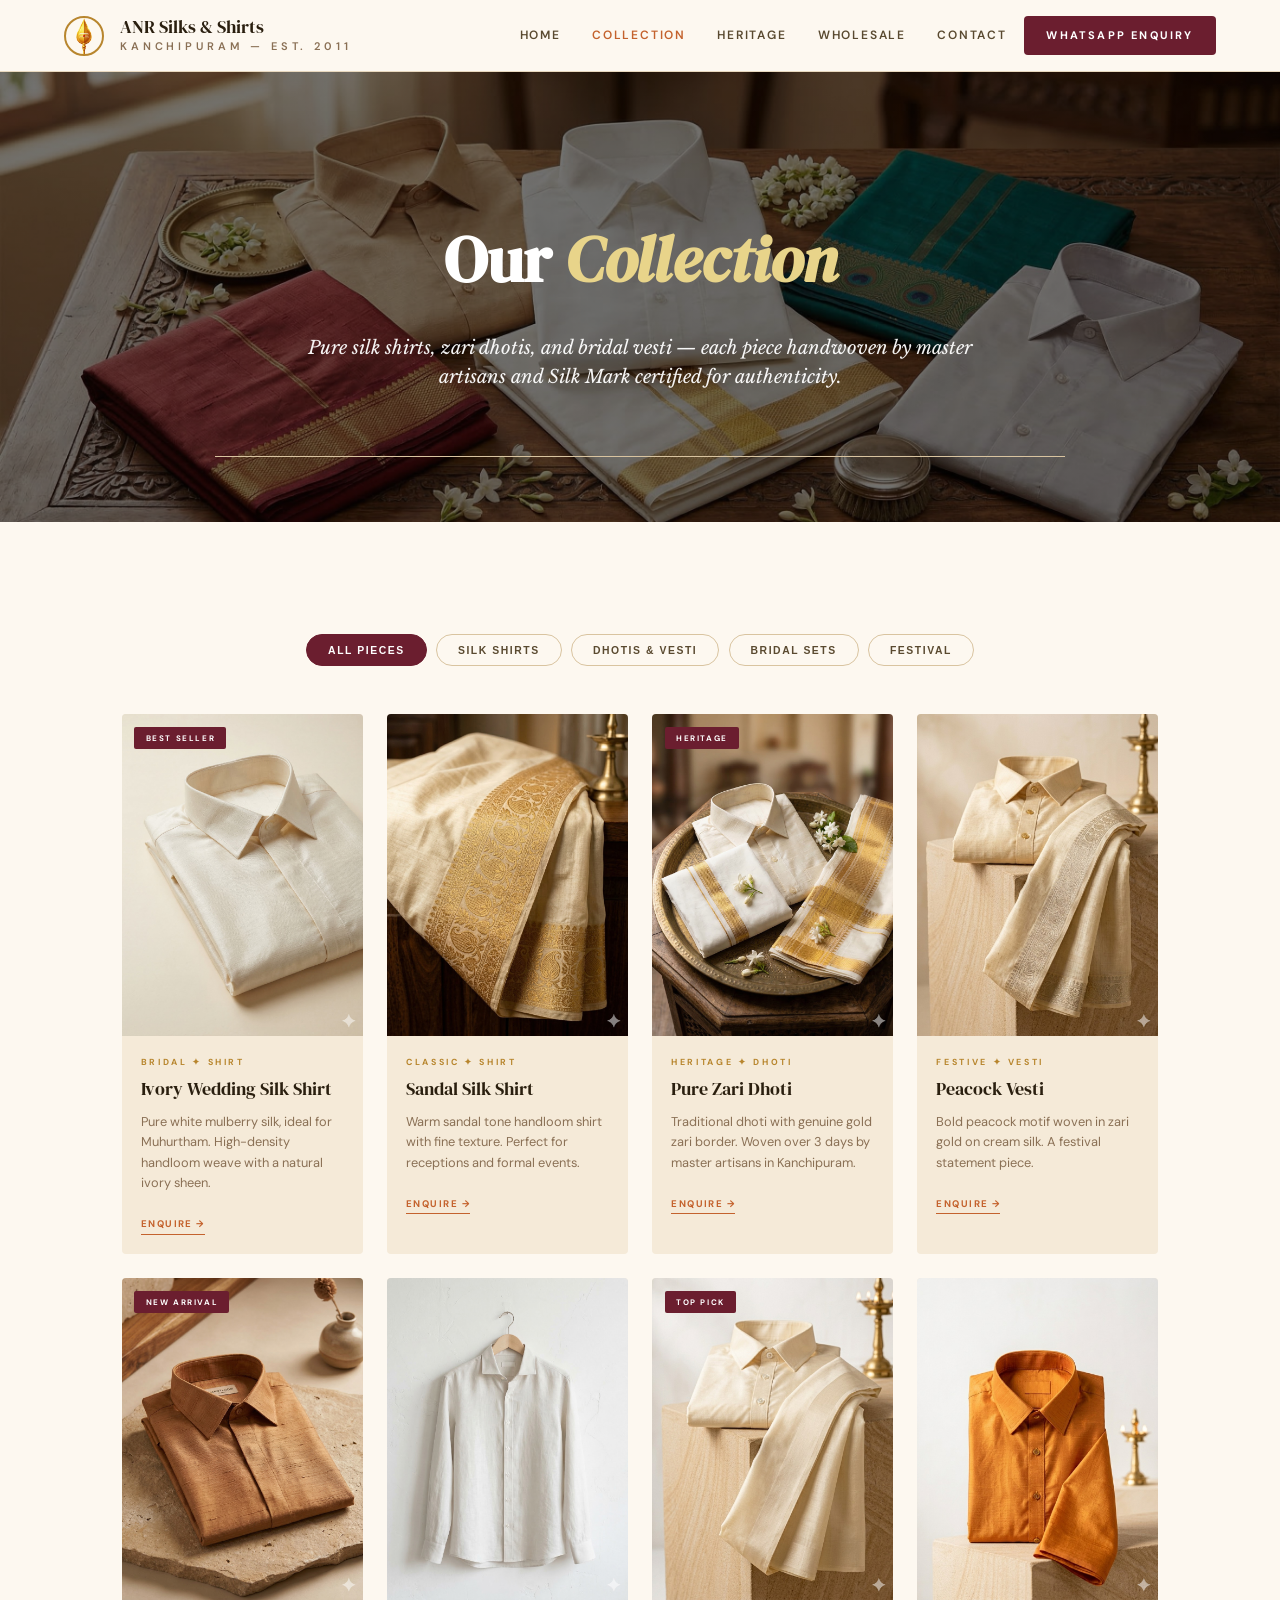
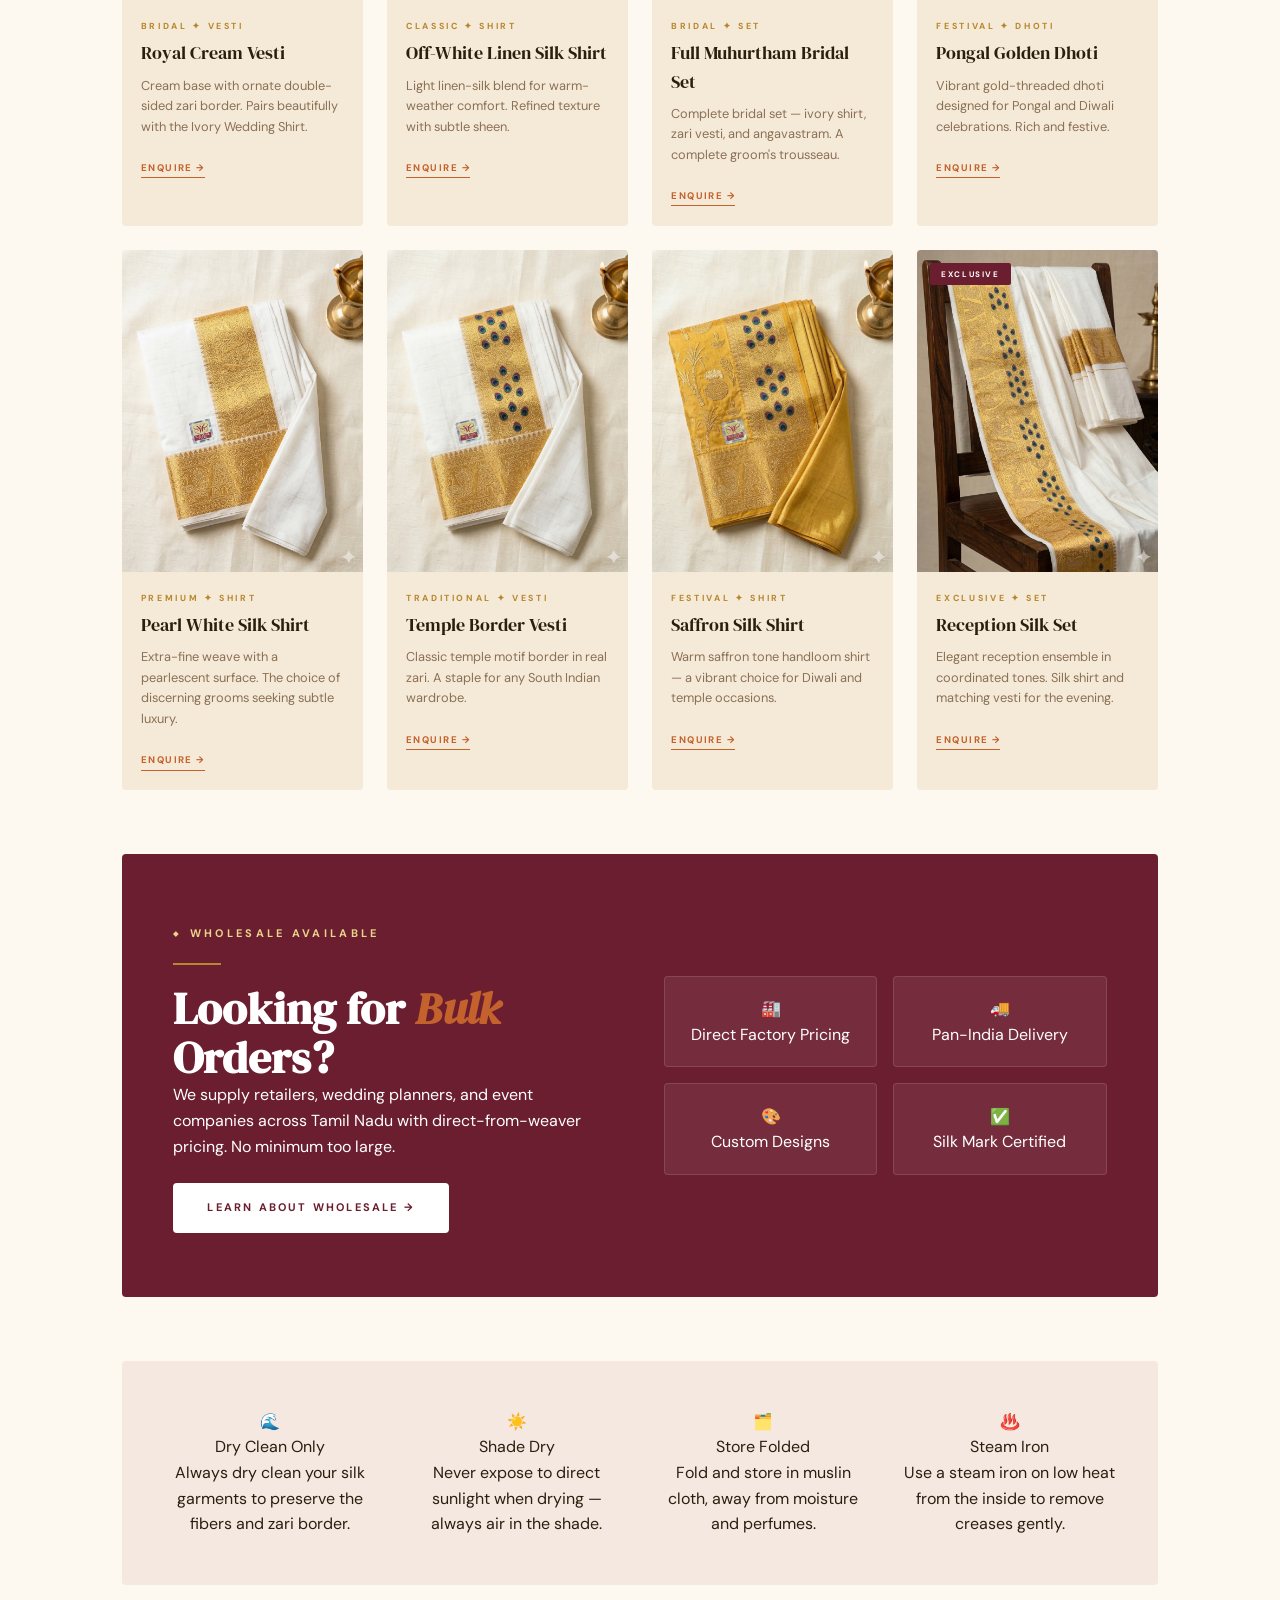
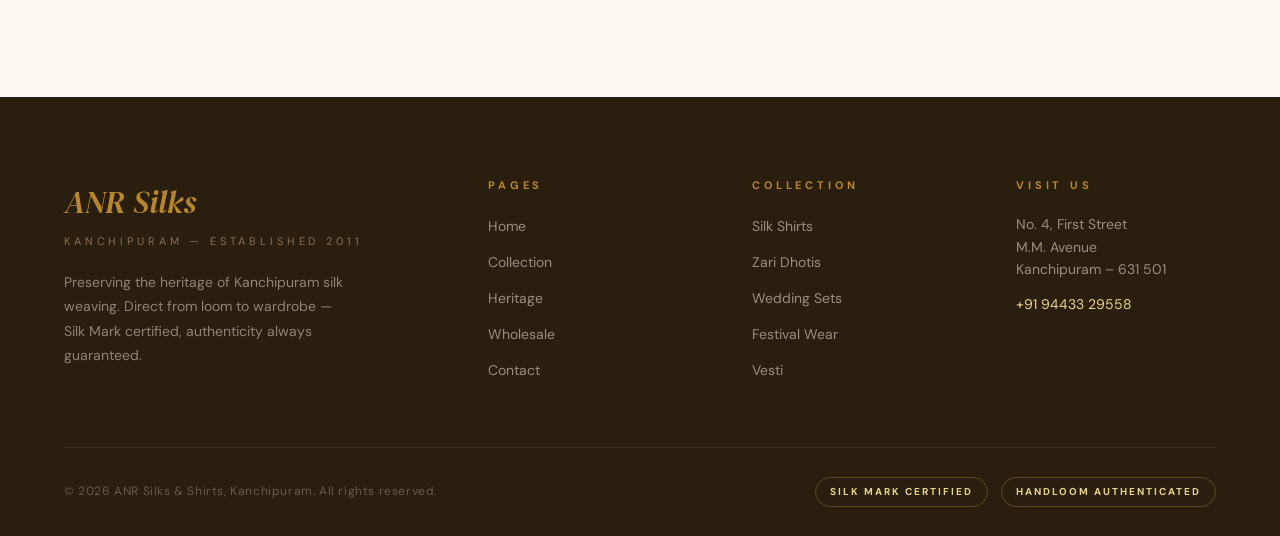
<file: pages/collection.html>
<!DOCTYPE html>
<html lang="en">
<head>
    <meta charset="UTF-8">
    <meta name="viewport" content="width=device-width, initial-scale=1.0">
    <title>Collection | ANR Silks & Shirts Kanchipuram</title>
    <meta name="description" content="Explore ANR Silks' full collection — silk shirts, zari dhotis, vesti and bridal sets. Authentic Kanchipuram handloom. Silk Mark certified.">
    <link rel="stylesheet" href="../shared.css">
    <style>
    /* ── Animations ── */
    .reveal { opacity: 0; transform: translateY(24px); transition: opacity 0.65s ease, transform 0.65s ease; }
    .reveal.revealed { opacity: 1; transform: translateY(0); }
    .reveal-d1 { transition-delay: 0.08s; }
    .reveal-d2 { transition-delay: 0.16s; }
    .reveal-d3 { transition-delay: 0.24s; }
    .reveal-d4 { transition-delay: 0.32s; }

    /* ── Hero Banner ── */
    .collection-hero-wrap {
        margin-top: var(--nav-h);
        background-image: linear-gradient(rgba(0,0,0,0.55), rgba(0,0,0,0.55)), url('../images/collection-banner.jpg');
        background-size: cover;
        background-position: center;
        background-repeat: no-repeat;
        min-height: 50vh;
        display: flex;
        align-items: center;
        justify-content: center;
        color: #fff;
        padding: 2rem 5%;
    }
    .collection-hero-wrap .page-hero {
        background: transparent;
        max-width: 850px;
        width: 100%;
        display: flex;
        flex-direction: column;
        align-items: center;
        text-align: center;
    }
    .silk-mark-cert {
        width: 70px; height: auto;
        margin-bottom: 1.5rem;
        filter: drop-shadow(0 2px 4px rgba(0,0,0,0.3));
    }
    .collection-hero-wrap h1 {
        font-family: 'DM Serif Display', serif;
        font-size: clamp(2.2rem, 6vw, 4rem);
        color: #fff; margin: 0.5rem 0; line-height: 1.1;
        padding-left: 0 !important;
    }
    .collection-hero-wrap h1 em { font-style: italic; color: var(--gold-pale); }
    .collection-hero-wrap p {
        color: rgba(255,255,255,0.95);
        font-size: clamp(0.95rem, 2vw, 1.15rem);
        line-height: 1.6; max-width: 700px; margin-top: 1rem;
    }

    /* ── Filter Bar ── */
    .filter-bar {
        display: flex; gap: 0.6rem; flex-wrap: wrap;
        margin-bottom: 3rem; justify-content: center;
    }
    .filter-btn {
        font-size: 0.65rem; font-weight: 700; letter-spacing: 0.15em; text-transform: uppercase;
        padding: 0.6rem 1.3rem; border-radius: 100px; cursor: pointer;
        border: 1.5px solid var(--sand); background: var(--ivory); color: var(--text-mid);
        transition: all 0.2s;
    }
    .filter-btn:hover, .filter-btn.active { background: var(--maroon); border-color: var(--maroon); color: #fff; }

    /* ── Product Grid ── */
    .product-grid {
        display: grid;
        grid-template-columns: repeat(4, 1fr);
        gap: 1.5rem;
    }
    .product-card {
        background: var(--cream); border-radius: var(--radius);
        overflow: hidden; transition: transform 0.3s, box-shadow 0.3s;
    }
    .product-card:hover { transform: translateY(-4px); box-shadow: var(--shadow-md); }
    .product-img {
        aspect-ratio: 3/4; position: relative; overflow: hidden;
        display: flex; align-items: center; justify-content: center;
        background: var(--sand-light);
    }
    .product-img img { width: 100%; height: 100%; object-fit: cover; transition: transform 0.5s; }
    .product-card:hover .product-img img { transform: scale(1.04); }
    .product-badge {
        position: absolute; top: 0.8rem; left: 0.8rem;
        background: var(--maroon); color: #fff;
        font-size: 0.5rem; font-weight: 700; letter-spacing: 0.2em; text-transform: uppercase;
        padding: 0.3rem 0.7rem; border-radius: 2px; z-index: 5;
    }
    .product-body { padding: 1.2rem; }
    .product-cat { font-size: 0.55rem; font-weight: 700; letter-spacing: 0.3em; text-transform: uppercase; color: var(--gold); display: block; margin-bottom: 0.4rem; }
    .product-name { font-family: 'DM Serif Display', serif; font-size: 1.1rem; color: var(--text-dark); margin-bottom: 0.5rem; }
    .product-desc { font-size: 0.8rem; color: var(--text-light); line-height: 1.6; margin-bottom: 1rem; }
    .product-cta {
        display: inline-block; font-size: 0.6rem; font-weight: 700; letter-spacing: 0.15em; text-transform: uppercase;
        color: var(--terracotta); border-bottom: 1.5px solid var(--terracotta); padding-bottom: 2px;
        transition: 0.2s; text-decoration: none;
    }

    /* ── Featured Band ── */
    .feature-band {
        background: var(--maroon); color: #fff;
        padding: 4rem 5%; margin-top: 4rem; border-radius: var(--radius);
        display: grid; grid-template-columns: 1fr 1fr; gap: 3rem; align-items: center;
    }
    .fb-right { display: grid; grid-template-columns: 1fr 1fr; gap: 1rem; }
    .fb-card { background: rgba(255,255,255,0.07); border: 1px solid rgba(255,255,255,0.12); border-radius: var(--radius); padding: 1.2rem; text-align: center; }

    /* ── Care Strip ── */
    .care-strip {
        background: var(--terra-pale); border-radius: var(--radius);
        padding: 3rem 4%; display: grid; grid-template-columns: repeat(4, 1fr); gap: 2rem;
        margin-top: 4rem; text-align: center;
    }

    /* ══════════════════════════════
       RESPONSIVE
    ══════════════════════════════ */
    @media (max-width: 1024px) {
        .product-grid { grid-template-columns: repeat(3, 1fr); }
    }

    @media (max-width: 768px) {
        .product-grid { grid-template-columns: repeat(2, 1fr); gap: 1rem; }
        .feature-band { grid-template-columns: 1fr; }
        .care-strip { grid-template-columns: repeat(2, 1fr); }
        .collection-hero-wrap { min-height: 40vh; }
    }

    /* ── MOBILE: 1 product per row, full width ── */
    @media (max-width: 480px) {
        .product-grid {
            grid-template-columns: 1fr !important;
            gap: 1.2rem;
        }
        .product-card {
            width: 100%;
        }
        /* Landscape image ratio on mobile for better visual balance */
        .product-img {
            aspect-ratio: 4/3 !important;
        }
        /* Bulk orders — 1 card per row on mobile */
        .fb-right {
            grid-template-columns: 1fr !important;
        }
        /* Care guide — 1 item per row on mobile */
        .care-strip {
            grid-template-columns: 1fr !important;
        }
        .collection-hero-wrap h1 { font-size: 2rem; }
    }
</style>
</head>
<body>

<div id="page-loader">
    <!-- Loader emblem -->
    <div class="loader-emblem">
        <img src="../Vel-hindu-outline.png" alt="Vel">
    </div>
    <div class="loader-brand">
        <span class="loader-brand-name">ANR Silks &amp; Shirts</span>
        <span class="loader-brand-sub">Kanchipuram — Est. 2011</span>
    </div>
    <div class="loader-bar-wrap">
        <div class="loader-bar" id="loader-bar"></div>
    </div>
    <span class="loader-tagline">Weaving tradition since 2011…</span>
</div>

<!-- NAV -->
<nav class="site-nav">
    <a href="../index.html" class="nav-brand">
        <!-- Nav emblem (pages/*.html — one level deep) -->
        <div class="nav-emblem">
            <img src="../Vel-hindu-outline.png" alt="Vel">
        </div>
        <div class="nav-brand-text">
            <span class="nav-brand-name">ANR Silks & Shirts</span>
            <span class="nav-brand-sub">Kanchipuram — Est. 2011</span>
        </div>
    </a>
    <div class="nav-links">
        <a href="../index.html">Home</a>
        <a href="collection.html" class="active">Collection</a>
        <a href="heritage.html">Heritage</a>
        <a href="wholesale.html">Wholesale</a>
        <a href="contact.html">Contact</a>
        <a href="https://wa.me/919443329558" class="nav-cta">WhatsApp Enquiry</a>
    </div>
    <button class="nav-hamburger" aria-label="Menu">
        <span></span><span></span><span></span>
    </button>
</nav>
<div class="nav-drawer">
    <a href="../index.html">Home</a>
    <a href="collection.html" class="active">Collection</a>
    <a href="heritage.html">Heritage</a>
    <a href="wholesale.html">Wholesale</a>
    <a href="contact.html">Contact</a>
    <a href="https://wa.me/919443329558" class="drawer-cta">WhatsApp Enquiry →</a>
</div>

<!-- PAGE HERO -->
<header class="collection-hero-wrap">
    <div class="page-hero reveal">
        <h1>Our <em>Collection</em></h1>
        <p>Pure silk shirts, zari dhotis, and bridal vesti — each piece handwoven by master artisans and Silk Mark certified for authenticity.</p>
    </div>
</header>

<!-- COLLECTION SECTION -->
<section class="section-lg" style="background:var(--ivory);">
    <div class="container">

        <!-- Filters -->
        <div class="filter-bar reveal">
            <button class="filter-btn active" onclick="filterProducts('all',this)">All Pieces</button>
            <button class="filter-btn" onclick="filterProducts('shirt',this)">Silk Shirts</button>
            <button class="filter-btn" onclick="filterProducts('dhoti',this)">Dhotis & Vesti</button>
            <button class="filter-btn" onclick="filterProducts('bridal',this)">Bridal Sets</button>
            <button class="filter-btn" onclick="filterProducts('festival',this)">Festival</button>
        </div>

        <!-- Product Grid -->
        <div class="product-grid" id="product-grid">

            <div class="product-card reveal reveal-d1" data-cat="bridal shirt">
                <div class="product-img pi1">
                    <div class="product-badge">Best Seller</div>
                    <img src="../images/c1.jpg" alt="Ivory Wedding Silk Shirt">
                </div>
                <div class="product-body">
                    <span class="product-cat">Bridal ✦ Shirt</span>
                    <div class="product-name">Ivory Wedding Silk Shirt</div>
                    <p class="product-desc">Pure white mulberry silk, ideal for Muhurtham. High-density handloom weave with a natural ivory sheen.</p>
                    <a href="contact.html" class="product-cta">Enquire →</a>
                </div>
            </div>

            <div class="product-card reveal reveal-d2" data-cat="shirt">
                <div class="product-img pi2"><img src="../images/c2.jpg" alt="Sandal Silk Shirt"></div>
                <div class="product-body">
                    <span class="product-cat">Classic ✦ Shirt</span>
                    <div class="product-name">Sandal Silk Shirt</div>
                    <p class="product-desc">Warm sandal tone handloom shirt with fine texture. Perfect for receptions and formal events.</p>
                    <a href="contact.html" class="product-cta">Enquire →</a>
                </div>
            </div>

            <div class="product-card reveal reveal-d3" data-cat="dhoti">
                <div class="product-img pi3">
                    <div class="product-badge">Heritage</div>
                    <img src="../images/c3.jpg" alt="Pure Zari Dhoti">
                </div>
                <div class="product-body">
                    <span class="product-cat">Heritage ✦ Dhoti</span>
                    <div class="product-name">Pure Zari Dhoti</div>
                    <p class="product-desc">Traditional dhoti with genuine gold zari border. Woven over 3 days by master artisans in Kanchipuram.</p>
                    <a href="contact.html" class="product-cta">Enquire →</a>
                </div>
            </div>

            <div class="product-card reveal reveal-d4" data-cat="festival dhoti">
                <div class="product-img pi4"><img src="../images/c4.jpg" alt="Peacock Vesti"></div>
                <div class="product-body">
                    <span class="product-cat">Festive ✦ Vesti</span>
                    <div class="product-name">Peacock Vesti</div>
                    <p class="product-desc">Bold peacock motif woven in zari gold on cream silk. A festival statement piece.</p>
                    <a href="contact.html" class="product-cta">Enquire →</a>
                </div>
            </div>

            <div class="product-card reveal reveal-d1" data-cat="bridal dhoti">
                <div class="product-img pi5">
                    <div class="product-badge">New Arrival</div>
                    <img src="../images/c5.jpg" alt="Royal Cream Vesti">
                </div>
                <div class="product-body">
                    <span class="product-cat">Bridal ✦ Vesti</span>
                    <div class="product-name">Royal Cream Vesti</div>
                    <p class="product-desc">Cream base with ornate double-sided zari border. Pairs beautifully with the Ivory Wedding Shirt.</p>
                    <a href="contact.html" class="product-cta">Enquire →</a>
                </div>
            </div>

            <div class="product-card reveal reveal-d2" data-cat="shirt">
                <div class="product-img pi6"><img src="../images/c6.jpg" alt="Off-White Linen Silk Shirt"></div>
                <div class="product-body">
                    <span class="product-cat">Classic ✦ Shirt</span>
                    <div class="product-name">Off-White Linen Silk Shirt</div>
                    <p class="product-desc">Light linen-silk blend for warm-weather comfort. Refined texture with subtle sheen.</p>
                    <a href="contact.html" class="product-cta">Enquire →</a>
                </div>
            </div>

            <div class="product-card reveal reveal-d3" data-cat="bridal">
                <div class="product-img pi7">
                    <div class="product-badge">Top Pick</div>
                    <img src="../images/c7.jpg" alt="Full Muhurtham Bridal Set">
                </div>
                <div class="product-body">
                    <span class="product-cat">Bridal ✦ Set</span>
                    <div class="product-name">Full Muhurtham Bridal Set</div>
                    <p class="product-desc">Complete bridal set — ivory shirt, zari vesti, and angavastram. A complete groom's trousseau.</p>
                    <a href="contact.html" class="product-cta">Enquire →</a>
                </div>
            </div>

            <div class="product-card reveal reveal-d4" data-cat="festival">
                <div class="product-img pi8"><img src="../images/c8.jpg" alt="Pongal Golden Dhoti"></div>
                <div class="product-body">
                    <span class="product-cat">Festival ✦ Dhoti</span>
                    <div class="product-name">Pongal Golden Dhoti</div>
                    <p class="product-desc">Vibrant gold-threaded dhoti designed for Pongal and Diwali celebrations. Rich and festive.</p>
                    <a href="contact.html" class="product-cta">Enquire →</a>
                </div>
            </div>

            <div class="product-card reveal reveal-d1" data-cat="shirt">
                <div class="product-img pi9"><img src="../images/c9.jpg" alt="Pearl White Silk Shirt"></div>
                <div class="product-body">
                    <span class="product-cat">Premium ✦ Shirt</span>
                    <div class="product-name">Pearl White Silk Shirt</div>
                    <p class="product-desc">Extra-fine weave with a pearlescent surface. The choice of discerning grooms seeking subtle luxury.</p>
                    <a href="contact.html" class="product-cta">Enquire →</a>
                </div>
            </div>

            <div class="product-card reveal reveal-d2" data-cat="dhoti">
                <div class="product-img pi10"><img src="../images/c10.jpg" alt="Temple Border Vesti"></div>
                <div class="product-body">
                    <span class="product-cat">Traditional ✦ Vesti</span>
                    <div class="product-name">Temple Border Vesti</div>
                    <p class="product-desc">Classic temple motif border in real zari. A staple for any South Indian wardrobe.</p>
                    <a href="contact.html" class="product-cta">Enquire →</a>
                </div>
            </div>

            <div class="product-card reveal reveal-d3" data-cat="festival shirt">
                <div class="product-img pi11"><img src="../images/c11.jpg" alt="Saffron Silk Shirt"></div>
                <div class="product-body">
                    <span class="product-cat">Festival ✦ Shirt</span>
                    <div class="product-name">Saffron Silk Shirt</div>
                    <p class="product-desc">Warm saffron tone handloom shirt — a vibrant choice for Diwali and temple occasions.</p>
                    <a href="contact.html" class="product-cta">Enquire →</a>
                </div>
            </div>

            <div class="product-card reveal reveal-d4" data-cat="bridal">
                <div class="product-img pi12">
                    <div class="product-badge">Exclusive</div>
                    <img src="../images/c12.jpg" alt="Reception Silk Set">
                </div>
                <div class="product-body">
                    <span class="product-cat">Exclusive ✦ Set</span>
                    <div class="product-name">Reception Silk Set</div>
                    <p class="product-desc">Elegant reception ensemble in coordinated tones. Silk shirt and matching vesti for the evening.</p>
                    <a href="contact.html" class="product-cta">Enquire →</a>
                </div>
            </div>

        </div><!-- /product-grid -->

        <!-- Feature band -->
        <div class="feature-band reveal">
            <div>
                <div class="tag-pill" style="color:var(--gold-pale);">Wholesale Available</div>
                <div class="gold-rule"></div>
                <h2 class="serif-title" style="color:#fff !important;">Looking for <em>Bulk</em> Orders?</h2>
                <p>We supply retailers, wedding planners, and event companies across Tamil Nadu with direct-from-weaver pricing. No minimum too large.</p>
                <a href="wholesale.html" class="btn btn-white" style="margin-top:1.5rem;">Learn About Wholesale →</a>
            </div>
            <div class="fb-right">
                <div class="fb-card"><div class="fb-card-icon">🏭</div><div class="fb-card-title">Direct Factory Pricing</div></div>
                <div class="fb-card"><div class="fb-card-icon">🚚</div><div class="fb-card-title">Pan-India Delivery</div></div>
                <div class="fb-card"><div class="fb-card-icon">🎨</div><div class="fb-card-title">Custom Designs</div></div>
                <div class="fb-card"><div class="fb-card-icon">✅</div><div class="fb-card-title">Silk Mark Certified</div></div>
            </div>
        </div>

        <!-- Care guide -->
        <div class="care-strip reveal">
            <div>
                <div class="care-item-icon">🌊</div>
                <div class="care-item-title">Dry Clean Only</div>
                <p class="care-item-text">Always dry clean your silk garments to preserve the fibers and zari border.</p>
            </div>
            <div>
                <div class="care-item-icon">☀️</div>
                <div class="care-item-title">Shade Dry</div>
                <p class="care-item-text">Never expose to direct sunlight when drying — always air in the shade.</p>
            </div>
            <div>
                <div class="care-item-icon">🗂️</div>
                <div class="care-item-title">Store Folded</div>
                <p class="care-item-text">Fold and store in muslin cloth, away from moisture and perfumes.</p>
            </div>
            <div>
                <div class="care-item-icon">♨️</div>
                <div class="care-item-title">Steam Iron</div>
                <p class="care-item-text">Use a steam iron on low heat from the inside to remove creases gently.</p>
            </div>
        </div>

    </div>
</section>

<!-- FOOTER -->
<footer class="site-footer">
    <div class="footer-grid">
        <div>
            <div class="footer-brand-name">ANR Silks</div>
            <div class="footer-brand-sub">Kanchipuram — Established 2011</div>
            <p class="footer-desc">Preserving the heritage of Kanchipuram silk weaving. Direct from loom to wardrobe — Silk Mark certified, authenticity always guaranteed.</p>
        </div>
        <div class="footer-col">
            <h4>Pages</h4>
            <ul>
                <li><a href="../index.html">Home</a></li>
                <li><a href="collection.html">Collection</a></li>
                <li><a href="heritage.html">Heritage</a></li>
                <li><a href="wholesale.html">Wholesale</a></li>
                <li><a href="contact.html">Contact</a></li>
            </ul>
        </div>
        <div class="footer-col">
            <h4>Collection</h4>
            <ul>
                <li><a href="collection.html">Silk Shirts</a></li>
                <li><a href="collection.html">Zari Dhotis</a></li>
                <li><a href="collection.html">Wedding Sets</a></li>
                <li><a href="collection.html">Festival Wear</a></li>
                <li><a href="collection.html">Vesti</a></li>
            </ul>
        </div>
        <div class="footer-col">
            <h4>Visit Us</h4>
            <p class="footer-contact-val">No. 4, First Street<br>M.M. Avenue<br>Kanchipuram – 631 501</p>
            <p class="footer-contact-val" style="margin-top:0.8rem;"><a href="tel:+919443329558">+91 94433 29558</a></p>
        </div>
    </div>
    <div class="footer-bottom">
        <p class="footer-copy">© 2026 ANR Silks & Shirts, Kanchipuram. All rights reserved.</p>
        <div class="footer-badges">
            <div class="foot-badge">Silk Mark Certified</div>
            <div class="foot-badge">Handloom Authenticated</div>
        </div>
    </div>
</footer>

<script src="../shared.js"></script>
<script>
function filterProducts(cat, btn) {
    document.querySelectorAll('.filter-btn').forEach(b => b.classList.remove('active'));
    btn.classList.add('active');
    document.querySelectorAll('.product-card').forEach(card => {
        if (cat === 'all' || card.dataset.cat.includes(cat)) {
            card.style.display = '';
        } else {
            card.style.display = 'none';
        }
    });
}
</script>
</body>
</html>
</file>
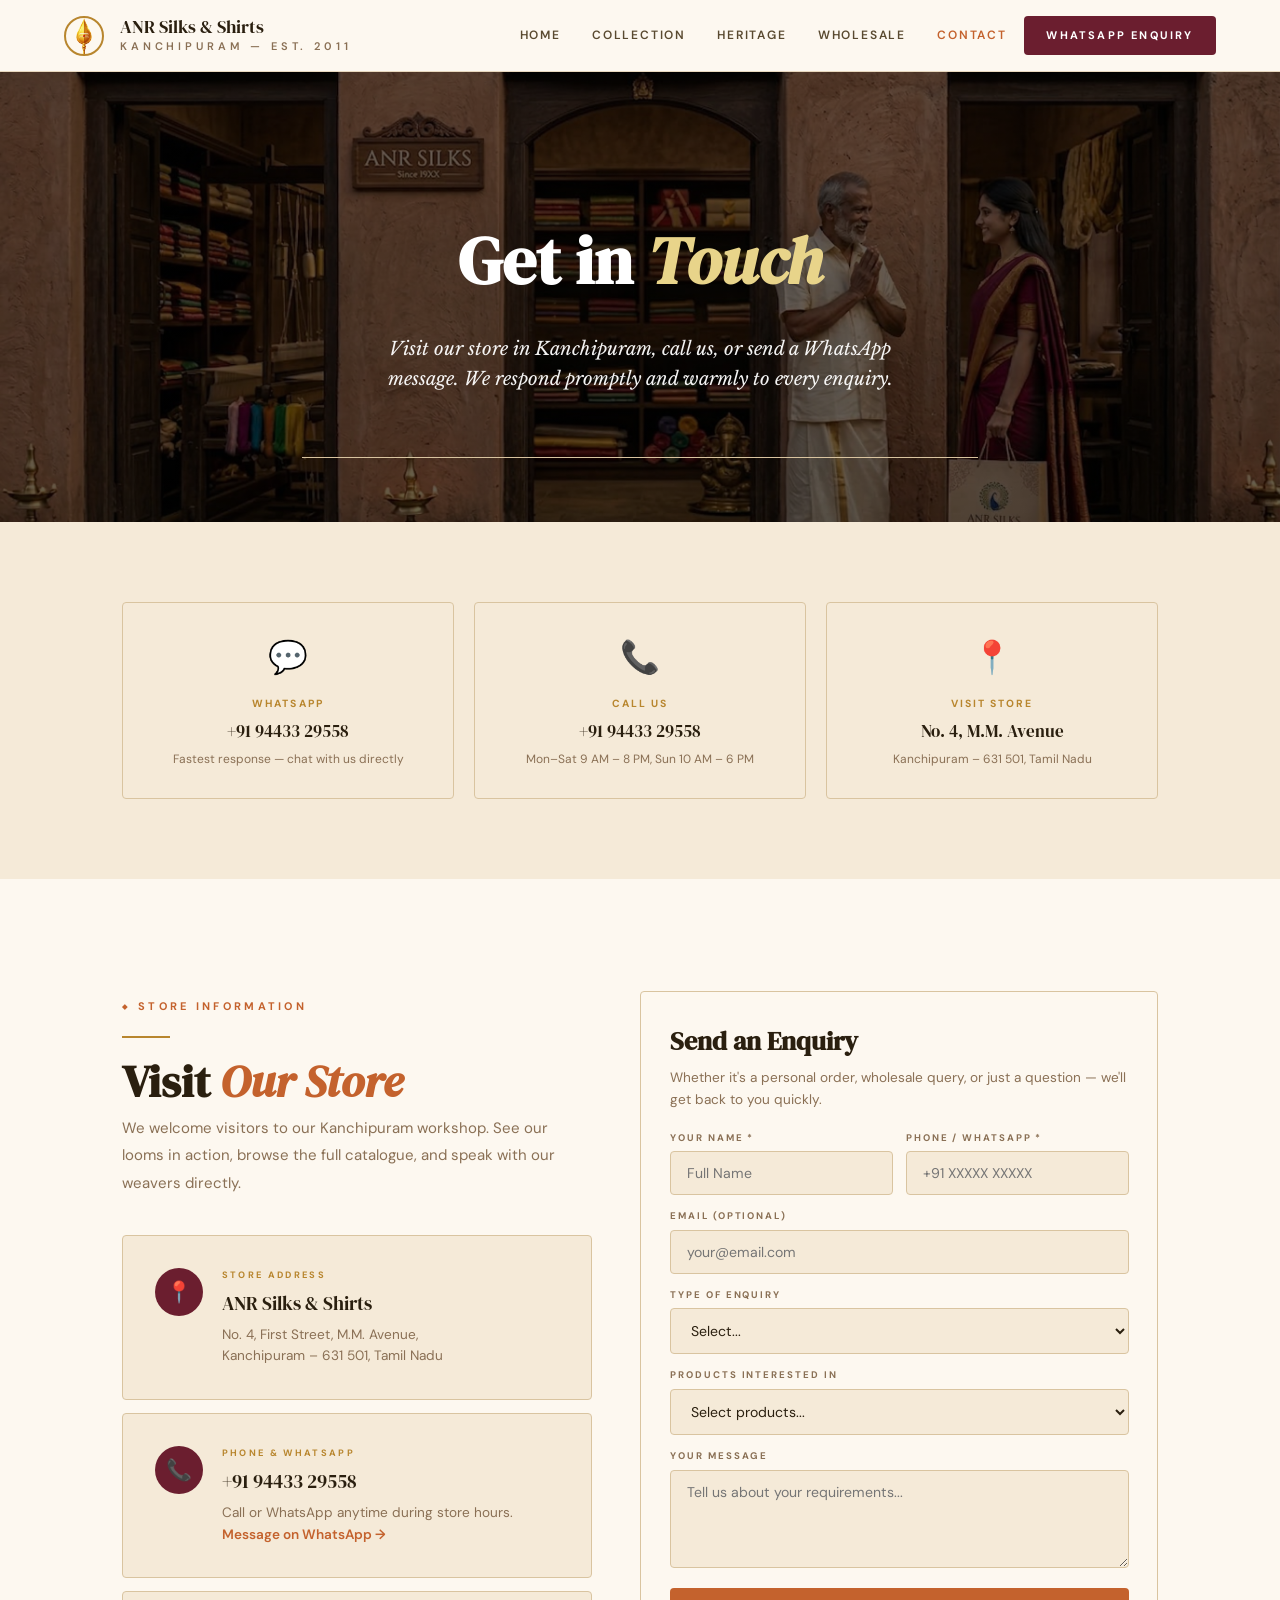
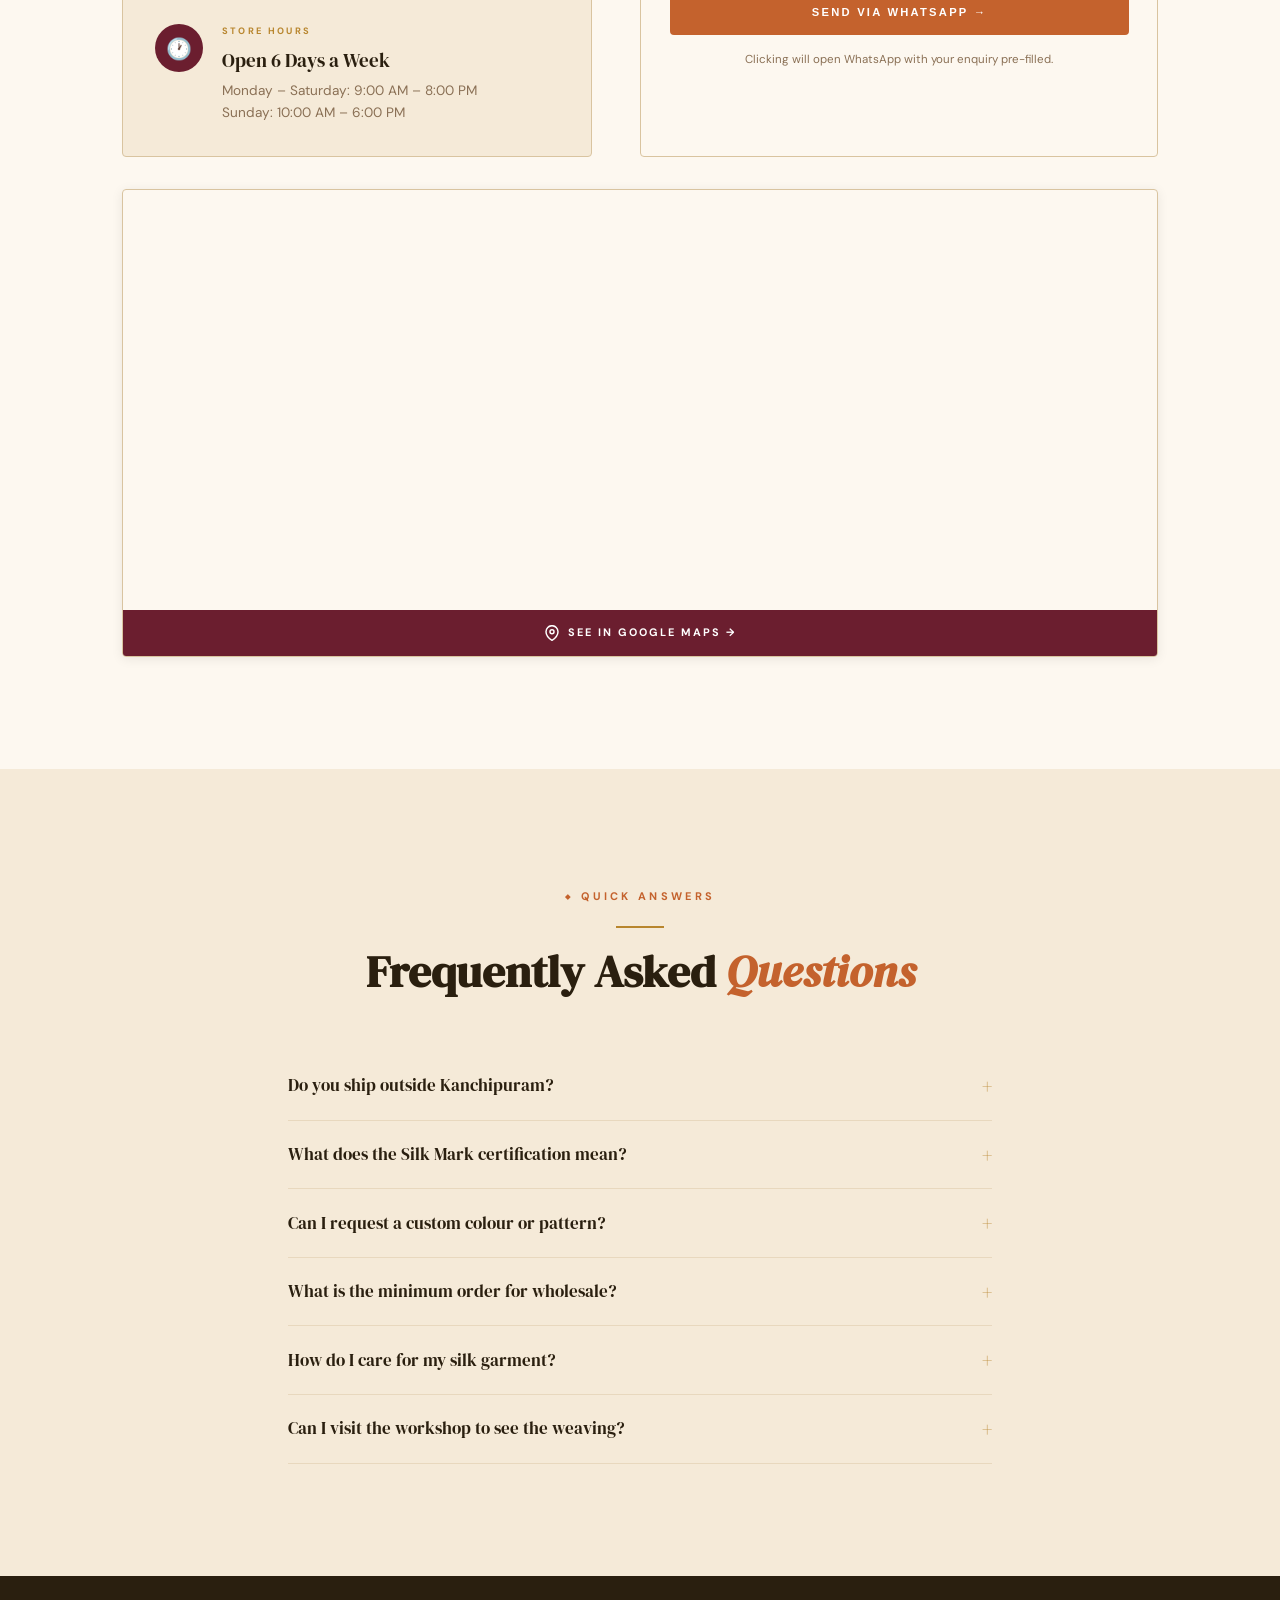
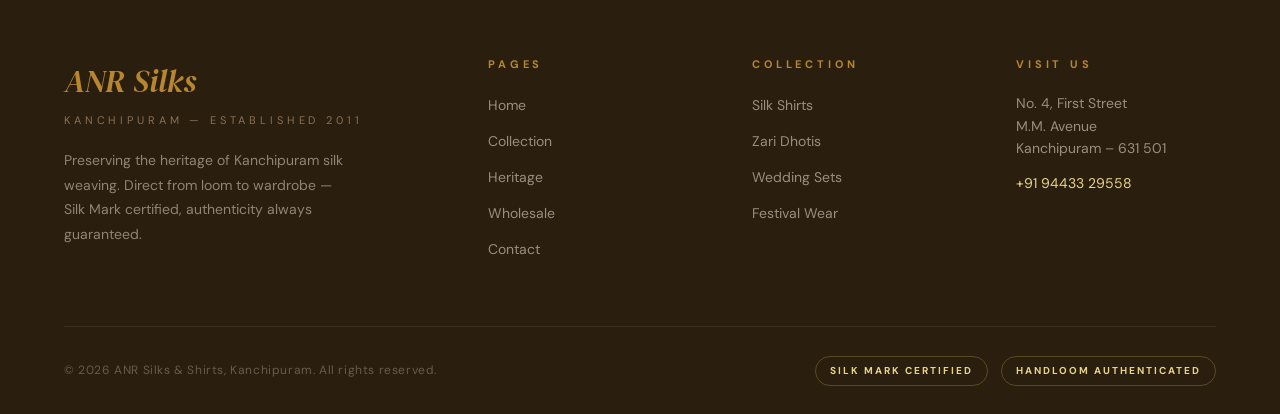
<file: pages/contact.html>
<!DOCTYPE html>
<html lang="en">
<head>
    <meta charset="UTF-8">
    <meta name="viewport" content="width=device-width, initial-scale=1.0">
    <title>Contact | ANR Silks & Shirts Kanchipuram</title>
    <meta name="description" content="Contact ANR Silks & Shirts. Visit our store in Kanchipuram or WhatsApp us on +91 94433 29558. Silk shirts, zari dhotis, wholesale and custom orders.">
    <link rel="stylesheet" href="../shared.css">
    <style>
        .reveal { opacity: 0; transform: translateY(24px); transition: opacity 0.65s ease, transform 0.65s ease; }
        .reveal.revealed { opacity: 1; transform: translateY(0); }
        .reveal-d1 { transition-delay: 0.1s; }
        .reveal-d2 { transition-delay: 0.2s; }
        .reveal-d3 { transition-delay: 0.3s; }

        /* ── Contact Hero Banner (Centered Layout) ── */
        .contact-hero-wrap {
            margin-top: var(--nav-h);
            background-image: linear-gradient(rgba(0,0,0,0.6), rgba(0,0,0,0.6)), url('../images/banner_c.jpg');
            background-size: cover;
            background-position: center;
            background-repeat: no-repeat;
            min-height: 50vh;
            display: flex;
            align-items: center;
            justify-content: center;
            text-align: center;
            color: #fff;
            padding: 2rem 5%;
        }

        .contact-hero-wrap .page-hero {
            background: transparent;
            max-width: 850px;
            display: flex;
            flex-direction: column;
            align-items: center;
            justify-content: center;
        }

        .contact-hero-wrap h1 {
            font-family: 'DM Serif Display', serif;
            font-size: clamp(2.5rem, 6vw, 4.2rem);
            color: #fff;
            margin: 0.5rem 0;
            line-height: 1.1;
        }

        .contact-hero-wrap h1 em {
            font-style: italic;
            color: var(--gold-pale);
        }

        .contact-hero-wrap p {
            color: rgba(255,255,255,0.95);
            font-size: 1.15rem;
            line-height: 1.6;
            margin-top: 1rem;
        }

        .contact-hero-wrap .breadcrumb a, 
        .contact-hero-wrap .breadcrumb span {
            color: rgba(255,255,255,0.7);
            text-decoration: none;
        }

        /* Contact layout — equal height columns */
        .contact-layout {
            display: grid; grid-template-columns: 1fr 1.1fr; gap: 3rem; align-items: stretch;
        }
        /* Left column — flex so it fills full grid row height */
        .contact-left {
            display: flex; flex-direction: column; gap: 0.8rem;
        }
        /* Form card fills full height of right column */
        .form-card {
            height: 100%; box-sizing: border-box;
        }

        /* Info cards */
        .info-card {
            background: var(--cream); border: 1px solid var(--sand);
            border-radius: var(--radius); padding: 2rem;
            display: flex; gap: 1.2rem; align-items: flex-start;
            transition: box-shadow 0.3s;
        }
        .info-card:hover { box-shadow: var(--shadow-md); }
        .info-card-icon {
            width: 48px; height: 48px; background: var(--maroon);
            border-radius: 50%; display: flex; align-items: center;
            justify-content: center; font-size: 1.3rem; flex-shrink: 0;
        }
        .info-card-label { font-size: 0.58rem; font-weight: 700; letter-spacing: 0.25em; text-transform: uppercase; color: var(--gold); display: block; margin-bottom: 0.35rem; }
        .info-card-title { font-family: 'DM Serif Display', serif; font-size: 1.2rem; color: var(--text-dark); margin-bottom: 0.3rem; }
        .info-card-val { font-size: 0.85rem; color: var(--text-light); line-height: 1.6; }
        .info-card-val a { color: var(--terracotta); font-weight: 600; }

        /* ── Google Map embed — full width below the two columns ── */
        .map-wrap {
            width: 100%;
            border-radius: var(--radius);
            overflow: hidden;
            border: 1px solid var(--sand);
            box-shadow: 0 2px 12px rgba(0,0,0,0.08);
            display: flex;
            flex-direction: column;
        }
        .map-wrap iframe {
            width: 100%;
            height: 420px;
            display: block;
            border: none;
        }
        .map-cta {
            display: flex;
            align-items: center;
            justify-content: center;
            gap: 0.5rem;
            background: var(--maroon);
            color: #fff;
            text-decoration: none;
            font-size: 0.68rem;
            font-weight: 700;
            letter-spacing: 0.18em;
            text-transform: uppercase;
            padding: 0.9rem 1.2rem;
            transition: background 0.25s;
        }
        .map-cta:hover { background: #6b0d16; }
        .map-cta svg { flex-shrink: 0; }

        /* Form */
        .form-card {
            background: var(--ivory); border: 1.5px solid var(--sand);
            border-radius: var(--radius); padding: 1.8rem;
        }
        .form-card h3 { font-family: 'DM Serif Display', serif; font-size: 1.6rem; color: var(--text-dark); margin-bottom: 0.3rem; }
        .form-card p { font-size: 0.85rem; color: var(--text-light); margin-bottom: 1.2rem; }
        .form-row { display: grid; grid-template-columns: 1fr 1fr; gap: 0.8rem; }
        .form-field { margin-bottom: 0.8rem; }
        .form-field label { display: block; font-size: 0.6rem; font-weight: 700; letter-spacing: 0.2em; text-transform: uppercase; color: var(--text-light); margin-bottom: 0.4rem; }
        .form-field input, .form-field select, .form-field textarea {
            width: 100%; border: 1.5px solid var(--sand); background: var(--cream);
            border-radius: var(--radius); padding: 0.75rem 1rem;
            color: var(--text-dark); font-family: 'DM Sans', sans-serif; font-size: 0.88rem;
            outline: none; transition: border-color 0.3s; resize: vertical;
        }
        .form-field input:focus, .form-field select:focus, .form-field textarea:focus {
            border-color: var(--gold); background: var(--ivory);
        }
        .btn-submit {
            display: block; width: 100%; background: var(--terracotta); color: #fff;
            border: none; font-size: 0.7rem; font-weight: 700; letter-spacing: 0.2em;
            text-transform: uppercase; padding: 1.1rem; border-radius: var(--radius);
            cursor: pointer; transition: background 0.3s; margin-top: 0.5rem;
            text-decoration: none; text-align: center;
        }
        .btn-submit:hover { background: var(--maroon); }

        /* Quick connect */
        .quick-grid { display: grid; grid-template-columns: repeat(3, 1fr); gap: 1.2rem; }
        .quick-card {
            background: var(--cream); border: 1px solid var(--sand);
            border-radius: var(--radius); padding: 1.8rem; text-align: center;
            transition: all 0.3s; text-decoration: none; display: block;
        }
        .quick-card:hover { background: var(--maroon); border-color: var(--maroon); transform: translateY(-3px); box-shadow: var(--shadow-md); }
        .quick-card:hover .qc-title, .quick-card:hover .qc-val { color: #fff; }
        .quick-card:hover .qc-desc { color: rgba(255,255,255,0.7); }
        .qc-icon { font-size: 2rem; margin-bottom: 0.8rem; }
        .qc-title { font-size: 0.65rem; font-weight: 700; letter-spacing: 0.2em; text-transform: uppercase; color: var(--gold); margin-bottom: 0.4rem; transition: color 0.3s; }
        .qc-val { font-family: 'DM Serif Display', serif; font-size: 1.05rem; color: var(--text-dark); margin-bottom: 0.3rem; transition: color 0.3s; }
        .qc-desc { font-size: 0.75rem; color: var(--text-light); transition: color 0.3s; }

        /* FAQ */
        .faq-list { display: flex; flex-direction: column; gap: 0; }
        .faq-item { border-bottom: 1px solid var(--sand-light); }
        .faq-q {
            width: 100%; background: none; border: none; text-align: left;
            padding: 1.3rem 0; cursor: pointer; display: flex; justify-content: space-between; align-items: center;
            font-family: 'DM Serif Display', serif; font-size: 1.05rem; color: var(--text-dark);
        }
        .faq-q span { font-size: 1.2rem; color: var(--gold); transition: transform 0.3s; }
        .faq-item.open .faq-q span { transform: rotate(45deg); }
        .faq-a { display: none; padding-bottom: 1.2rem; }
        .faq-item.open .faq-a { display: block; }
        .faq-a p { font-size: 0.88rem; color: var(--text-light); line-height: 1.75; }

        @media (max-width: 900px) {
            .contact-layout { grid-template-columns: 1fr; align-items: start; }
            .form-card { height: auto; }
            .map-wrap iframe { height: 300px; }
            .quick-grid { grid-template-columns: 1fr 1fr; }
            .contact-hero-wrap { min-height: 40vh; }
        }
        @media (max-width: 600px) {
            .form-row { grid-template-columns: 1fr; }
            .quick-grid { grid-template-columns: 1fr; }
        }
    </style>
</head>
<body>

<div id="page-loader">
    <!-- Loader emblem -->
    <div class="loader-emblem">
        <img src="../Vel-hindu-outline.png" alt="Vel">
    </div>
    <div class="loader-brand">
        <span class="loader-brand-name">ANR Silks &amp; Shirts</span>
        <span class="loader-brand-sub">Kanchipuram — Est. 2011</span>
    </div>
    <div class="loader-bar-wrap">
        <div class="loader-bar" id="loader-bar"></div>
    </div>
    <span class="loader-tagline">Weaving tradition since 2011…</span>
</div>

<nav class="site-nav">
    <a href="../index.html" class="nav-brand">
        <!-- Nav emblem (pages/*.html — one level deep) -->
        <div class="nav-emblem">
            <img src="../Vel-hindu-outline.png" alt="Vel">
        </div>
        <div class="nav-brand-text">
            <span class="nav-brand-name">ANR Silks & Shirts</span>
            <span class="nav-brand-sub">Kanchipuram — Est. 2011</span>
        </div>
    </a>
    <div class="nav-links">
        <a href="../index.html">Home</a>
        <a href="collection.html">Collection</a>
        <a href="heritage.html">Heritage</a>
        <a href="wholesale.html">Wholesale</a>
        <a href="contact.html" class="active">Contact</a>
        <a href="https://wa.me/919443329558" class="nav-cta">WhatsApp Enquiry</a>
    </div>
    <button class="nav-hamburger" aria-label="Menu"><span></span><span></span><span></span></button>
</nav>
<div class="nav-drawer">
    <a href="../index.html">Home</a>
    <a href="collection.html">Collection</a>
    <a href="heritage.html">Heritage</a>
    <a href="wholesale.html">Wholesale</a>
    <a href="contact.html" class="active">Contact</a>
    <a href="https://wa.me/919443329558" class="drawer-cta">WhatsApp Enquiry →</a>
</div>

<header class="contact-hero-wrap">
    <div class="page-hero reveal">
        <h1>Get in <em>Touch</em></h1>
        <p>Visit our store in Kanchipuram, call us, or send a WhatsApp message. We respond promptly and warmly to every enquiry.</p>
    </div>
</header>

<section class="section" style="background:var(--cream);">
    <div class="container">
        <div class="quick-grid">
            <a href="https://wa.me/919443329558" class="quick-card reveal reveal-d1">
                <div class="qc-icon">💬</div>
                <div class="qc-title">WhatsApp</div>
                <div class="qc-val">+91 94433 29558</div>
                <div class="qc-desc">Fastest response — chat with us directly</div>
            </a>
            <a href="tel:+919443329558" class="quick-card reveal reveal-d2">
                <div class="qc-icon">📞</div>
                <div class="qc-title">Call Us</div>
                <div class="qc-val">+91 94433 29558</div>
                <div class="qc-desc">Mon–Sat 9 AM – 8 PM, Sun 10 AM – 6 PM</div>
            </a>
            <a href="https://maps.google.com/?q=ANR+Silks+Kanchipuram" target="_blank" class="quick-card reveal reveal-d3">
                <div class="qc-icon">📍</div>
                <div class="qc-title">Visit Store</div>
                <div class="qc-val">No. 4, M.M. Avenue</div>
                <div class="qc-desc">Kanchipuram – 631 501, Tamil Nadu</div>
            </a>
        </div>
    </div>
</section>

<section class="section-lg" style="background:var(--ivory);">
    <div class="container">
        <!-- Row 1: Store info + Enquiry form side by side, equal height -->
        <div class="contact-layout">

            <div class="contact-left">
                <div class="reveal">
                    <div class="tag-pill">Store Information</div>
                    <div class="gold-rule"></div>
                    <h2 class="serif-title">Visit <em>Our Store</em></h2>
                    <p class="body-text" style="margin-top:0.5rem; margin-bottom:1.5rem;">We welcome visitors to our Kanchipuram workshop. See our looms in action, browse the full catalogue, and speak with our weavers directly.</p>
                </div>

                <div class="info-card reveal reveal-d1">
                    <div class="info-card-icon">📍</div>
                    <div>
                        <span class="info-card-label">Store Address</span>
                        <div class="info-card-title">ANR Silks & Shirts</div>
                        <div class="info-card-val">No. 4, First Street, M.M. Avenue,<br>Kanchipuram – 631 501, Tamil Nadu</div>
                    </div>
                </div>

                <div class="info-card reveal reveal-d2">
                    <div class="info-card-icon">📞</div>
                    <div>
                        <span class="info-card-label">Phone & WhatsApp</span>
                        <div class="info-card-title">+91 94433 29558</div>
                        <div class="info-card-val">Call or WhatsApp anytime during store hours.<br><a href="https://wa.me/919443329558">Message on WhatsApp →</a></div>
                    </div>
                </div>

                <div class="info-card reveal reveal-d3">
                    <div class="info-card-icon">🕐</div>
                    <div>
                        <span class="info-card-label">Store Hours</span>
                        <div class="info-card-title">Open 6 Days a Week</div>
                        <div class="info-card-val">Monday – Saturday: 9:00 AM – 8:00 PM<br>Sunday: 10:00 AM – 6:00 PM</div>
                    </div>
                </div>
            </div>

            <div class="form-card reveal reveal-d2">
    <h3>Send an Enquiry</h3>
    <p>Whether it's a personal order, wholesale query, or just a question — we'll get back to you quickly.</p>

    <div class="form-row">
        <div class="form-field">
            <label>Your Name *</label>
            <input type="text" id="wa-name" placeholder="Full Name">
        </div>
        <div class="form-field">
            <label>Phone / WhatsApp *</label>
            <input type="tel" id="wa-phone" placeholder="+91 XXXXX XXXXX">
        </div>
    </div>
    <div class="form-field">
        <label>Email (optional)</label>
        <input type="email" id="wa-email" placeholder="your@email.com">
    </div>
    <div class="form-field">
        <label>Type of Enquiry</label>
        <select id="wa-type">
            <option value="">Select...</option>
            <option>Personal / Wedding Order</option>
            <option>Wholesale / Bulk Purchase</option>
            <option>Custom Design Request</option>
            <option>Gift Set</option>
            <option>General Question</option>
        </select>
    </div>
    <div class="form-field">
        <label>Products Interested In</label>
        <select id="wa-product">
            <option value="">Select products...</option>
            <option>Silk Shirts</option>
            <option>Zari Dhotis</option>
            <option>Vesti</option>
            <option>Bridal Set (Shirt + Vesti)</option>
            <option>Festival Wear</option>
            <option>Multiple Products</option>
        </select>
    </div>
    <div class="form-field">
        <label>Your Message</label>
        <textarea id="wa-message" rows="4" placeholder="Tell us about your requirements..."></textarea>
    </div>
    
    <button onclick="sendToWhatsApp()" class="btn-submit">Send via WhatsApp →</button>
    
    <p style="font-size:0.72rem; color:var(--text-light); text-align:center; margin-top:1rem;">
        Clicking will open WhatsApp with your enquiry pre-filled.
    </p>
</div>
        </div>

        <!-- Row 2: Map full width below -->
        <div class="map-wrap reveal" style="margin-top:2rem;">
            <iframe
                src="https://maps.google.com/maps?q=12.8256095,79.7057734&z=17&output=embed&markers=color:red%7C12.8256095,79.7057734"
                allowfullscreen
                loading="lazy"
                referrerpolicy="no-referrer-when-downgrade"
                title="ANR Silks & Shirts location on Google Maps">
            </iframe>
            <a href="https://maps.app.goo.gl/QJa9SwNdnzeLyqjx8" target="_blank" class="map-cta">
                <svg width="16" height="16" viewBox="0 0 24 24" fill="none" stroke="currentColor" stroke-width="2.2" stroke-linecap="round" stroke-linejoin="round">
                    <path d="M21 10c0 7-9 13-9 13s-9-6-9-13a9 9 0 0 1 18 0z"></path>
                    <circle cx="12" cy="10" r="3"></circle>
                </svg>
                See in Google Maps →
            </a>
        </div>
    </div>
</section>

<section class="section-lg" style="background:var(--cream);">
    <div class="container" style="max-width:820px;">
        <div class="sec-head center reveal">
            <div class="tag-pill" style="justify-content:center;">Quick Answers</div>
            <div class="gold-rule center"></div>
            <h2 class="serif-title">Frequently Asked <em>Questions</em></h2>
        </div>
        <div class="faq-list reveal">
            <div class="faq-item">
                <button class="faq-q" onclick="toggleFaq(this)">
                    Do you ship outside Kanchipuram?
                    <span>+</span>
                </button>
                <div class="faq-a">
                    <p>Yes — we ship to all Indian states. Wholesale orders above a certain value qualify for free shipping. Retail and small personal orders incur a standard courier charge. Contact us for details specific to your location.</p>
                </div>
            </div>
            <div class="faq-item">
                <button class="faq-q" onclick="toggleFaq(this)">
                    What does the Silk Mark certification mean?
                    <span>+</span>
                </button>
                <div class="faq-a">
                    <p>The Silk Mark is a quality label issued by the Central Silk Board, Government of India. It certifies that the product contains 100% natural silk — no artificial or synthetic fibers. Every ANR silk garment carries this certification.</p>
                </div>
            </div>
            <div class="faq-item">
                <button class="faq-q" onclick="toggleFaq(this)">
                    Can I request a custom colour or pattern?
                    <span>+</span>
                </button>
                <div class="faq-a">
                    <p>Absolutely. We accept custom weaving orders for both personal and wholesale customers. Custom orders typically require 10–21 days depending on complexity and quantity. Contact us with your requirements and we'll provide a timeline and quote.</p>
                </div>
            </div>
            <div class="faq-item">
                <button class="faq-q" onclick="toggleFaq(this)">
                    What is the minimum order for wholesale?
                    <span>+</span>
                </button>
                <div class="faq-a">
                    <p>Minimum order quantities vary by product: Silk Shirts start at 10 pieces, Dhotis/Vesti at 6 pieces, and Bridal Sets at 5 sets. For mixed orders, we're flexible — just reach out and we'll work something out.</p>
                </div>
            </div>
            <div class="faq-item">
                <button class="faq-q" onclick="toggleFaq(this)">
                    How do I care for my silk garment?
                    <span>+</span>
                </button>
                <div class="faq-a">
                    <p>Always dry clean your silk. If hand washing is necessary, use cold water and mild soap gently — never wring. Dry in shade only. Store folded in muslin or cotton cloth away from moisture and perfume. Steam iron on low heat from the inside.</p>
                </div>
            </div>
            <div class="faq-item">
                <button class="faq-q" onclick="toggleFaq(this)">
                    Can I visit the workshop to see the weaving?
                    <span>+</span>
                </button>
                <div class="faq-a">
                    <p>Yes — visitors are very welcome! Our store in M.M. Avenue, Kanchipuram is open 6 days a week. You can see our looms, meet our artisans, and browse the complete catalogue in person. We recommend calling ahead for wholesale visits so we can arrange a proper tour.</p>
                </div>
            </div>
        </div>
    </div>
</section>

<footer class="site-footer">
    <div class="footer-grid">
        <div>
            <div class="footer-brand-name">ANR Silks</div>
            <div class="footer-brand-sub">Kanchipuram — Established 2011</div>
            <p class="footer-desc">Preserving the heritage of Kanchipuram silk weaving. Direct from loom to wardrobe — Silk Mark certified, authenticity always guaranteed.</p>
        </div>
        <div class="footer-col">
            <h4>Pages</h4>
            <ul>
                <li><a href="../index.html">Home</a></li>
                <li><a href="collection.html">Collection</a></li>
                <li><a href="heritage.html">Heritage</a></li>
                <li><a href="wholesale.html">Wholesale</a></li>
                <li><a href="contact.html" class="active">Contact</a></li>
            </ul>
        </div>
        <div class="footer-col">
            <h4>Collection</h4>
            <ul>
                <li><a href="collection.html">Silk Shirts</a></li>
                <li><a href="collection.html">Zari Dhotis</a></li>
                <li><a href="collection.html">Wedding Sets</a></li>
                <li><a href="collection.html">Festival Wear</a></li>
            </ul>
        </div>
        <div class="footer-col">
            <h4>Visit Us</h4>
            <p class="footer-contact-val">No. 4, First Street<br>M.M. Avenue<br>Kanchipuram – 631 501</p>
            <p class="footer-contact-val" style="margin-top:0.8rem;"><a href="tel:+919443329558">+91 94433 29558</a></p>
        </div>
    </div>
    <div class="footer-bottom">
        <p class="footer-copy">© 2026 ANR Silks & Shirts, Kanchipuram. All rights reserved.</p>
        <div class="footer-badges">
            <div class="foot-badge">Silk Mark Certified</div>
            <div class="foot-badge">Handloom Authenticated</div>
        </div>
    </div>
</footer>

<script src="../shared.js"></script>
<script>
function toggleFaq(btn) {
    const item = btn.closest('.faq-item');
    const isOpen = item.classList.contains('open');
    document.querySelectorAll('.faq-item').forEach(i => i.classList.remove('open'));
    if (!isOpen) item.classList.add('open');
}
    function sendToWhatsApp() {
    // 1. Get the values from the form
    const name = document.getElementById('wa-name').value;
    const phone = document.getElementById('wa-phone').value;
    const email = document.getElementById('wa-email').value || "Not provided";
    const type = document.getElementById('wa-type').value;
    const product = document.getElementById('wa-product').value;
    const message = document.getElementById('wa-message').value;

    // 2. Basic validation for required fields
    if (!name || !phone) {
        alert("Please fill in your Name and Phone number.");
        return;
    }

    // 3. Construct the message text
    // %0A is a line break in URLs
    const text = "New Enquiry:%0A%0A" + 
                 "*Name:* " + name + "%0A" + 
                 "*Phone:* " + phone + "%0A" + 
                 "*Email:* " + email + "%0A" + 
                 "*Type:* " + type + "%0A" + 
                 "*Product:* " + product + "%0A" + 
                 "*Message:* " + message;

    // 4. Your WhatsApp number (in international format without +)
    const whatsappNumber = "919443329558";

    // 5. Open the WhatsApp URL
    window.open(`https://wa.me/${whatsappNumber}?text=${text}`, '_blank');
}
</script>
</body>
</html>
</file>
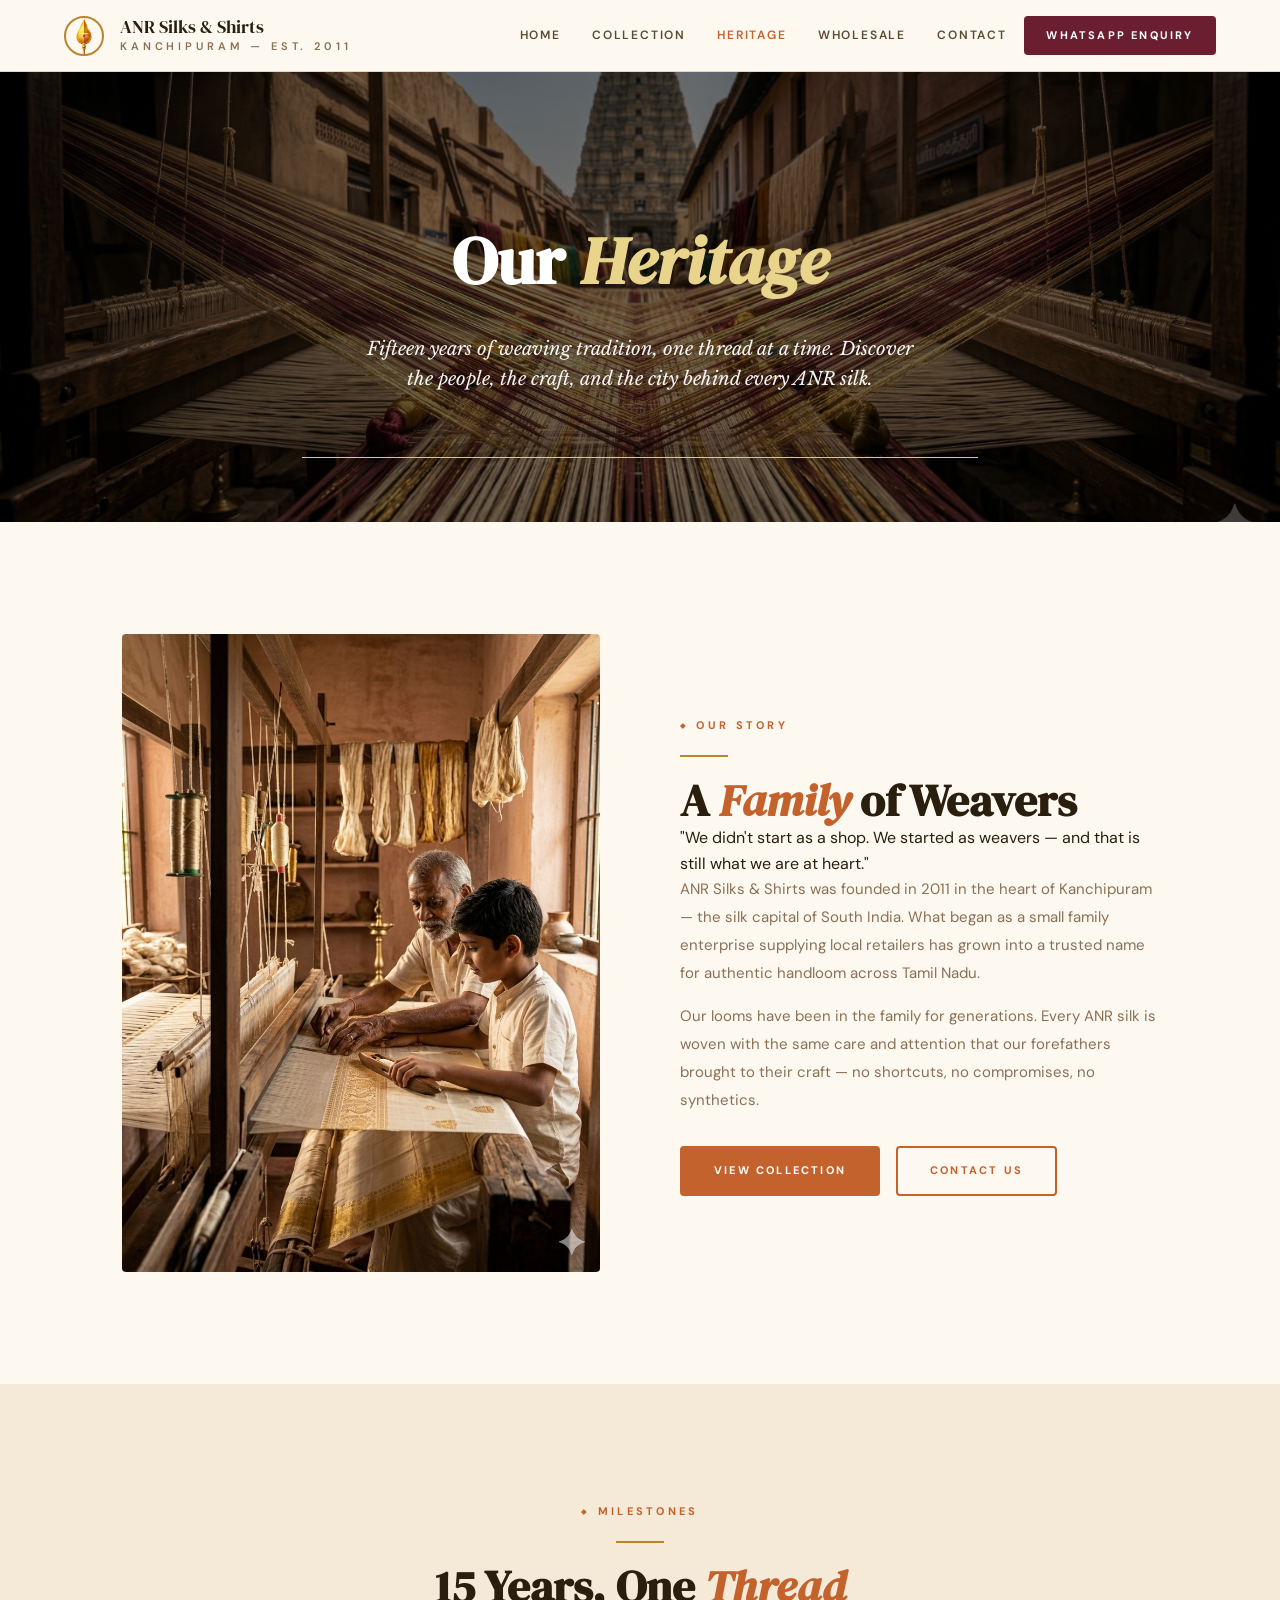
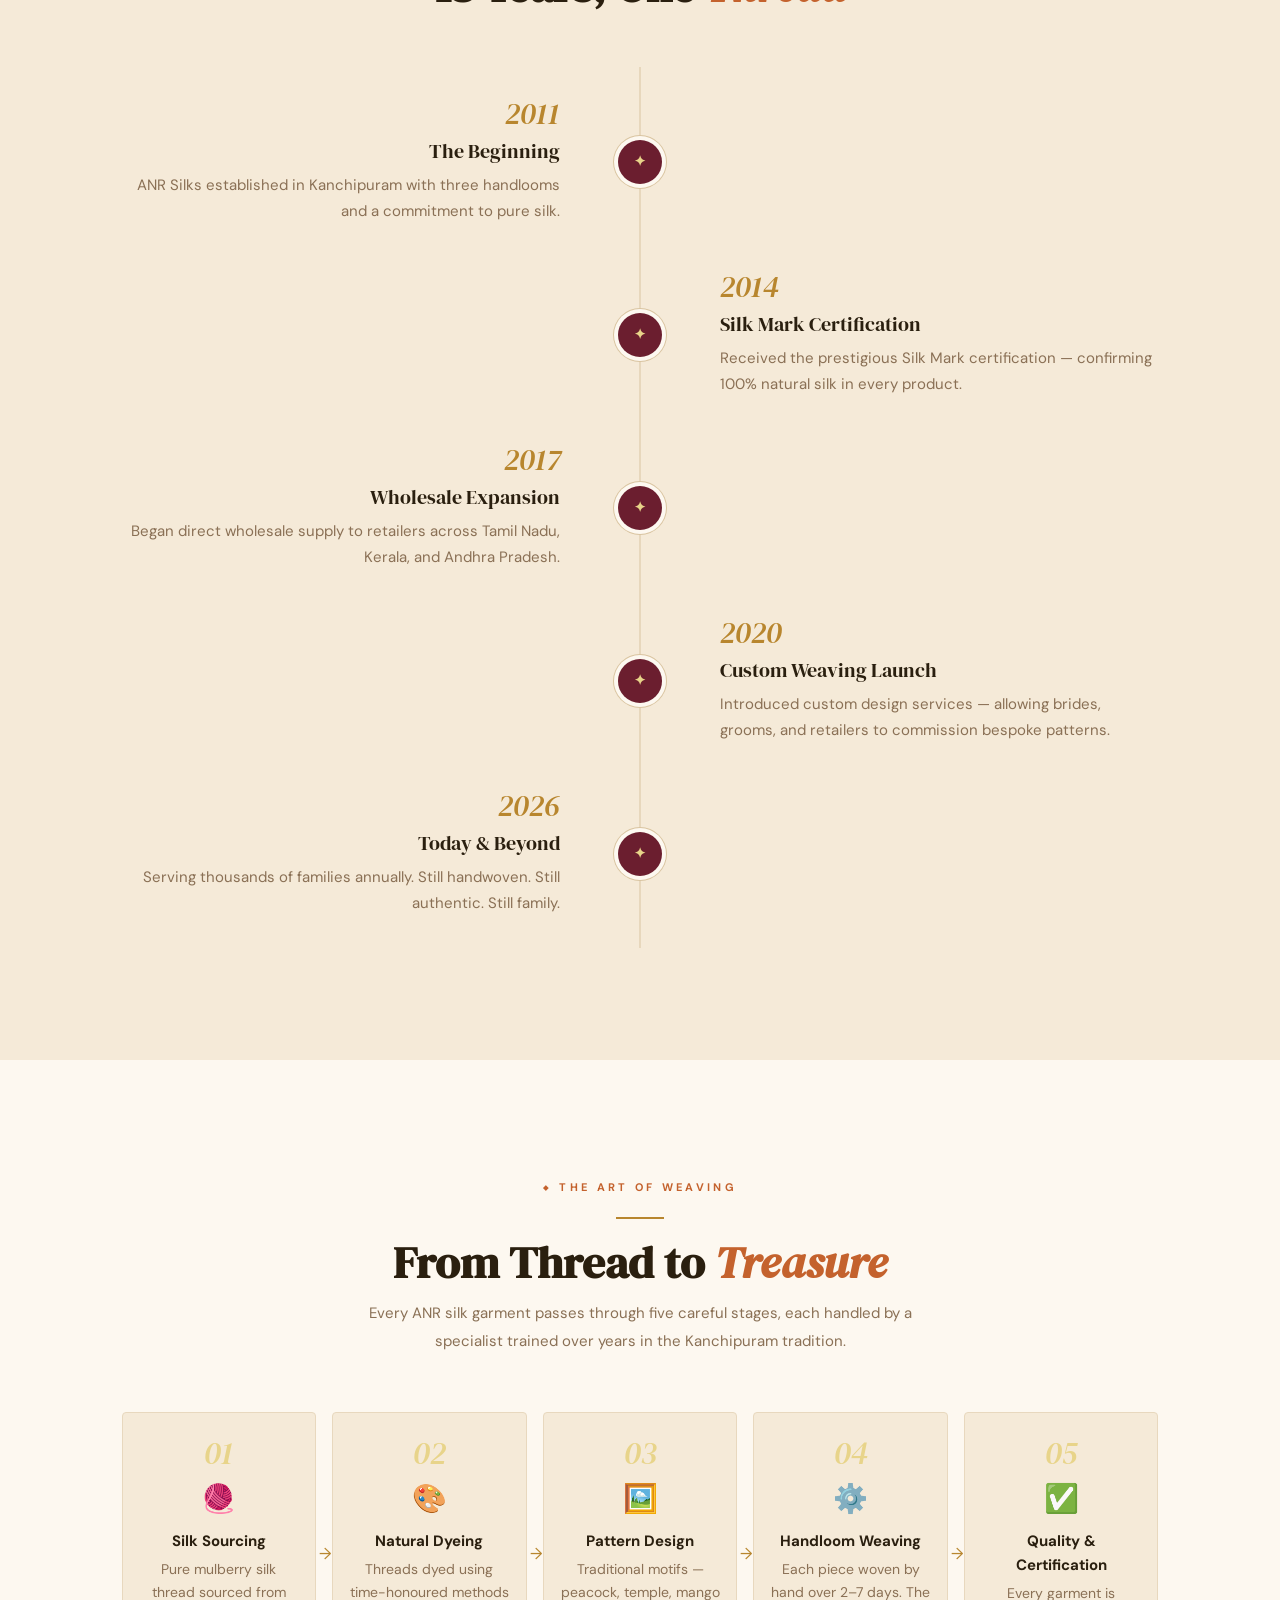
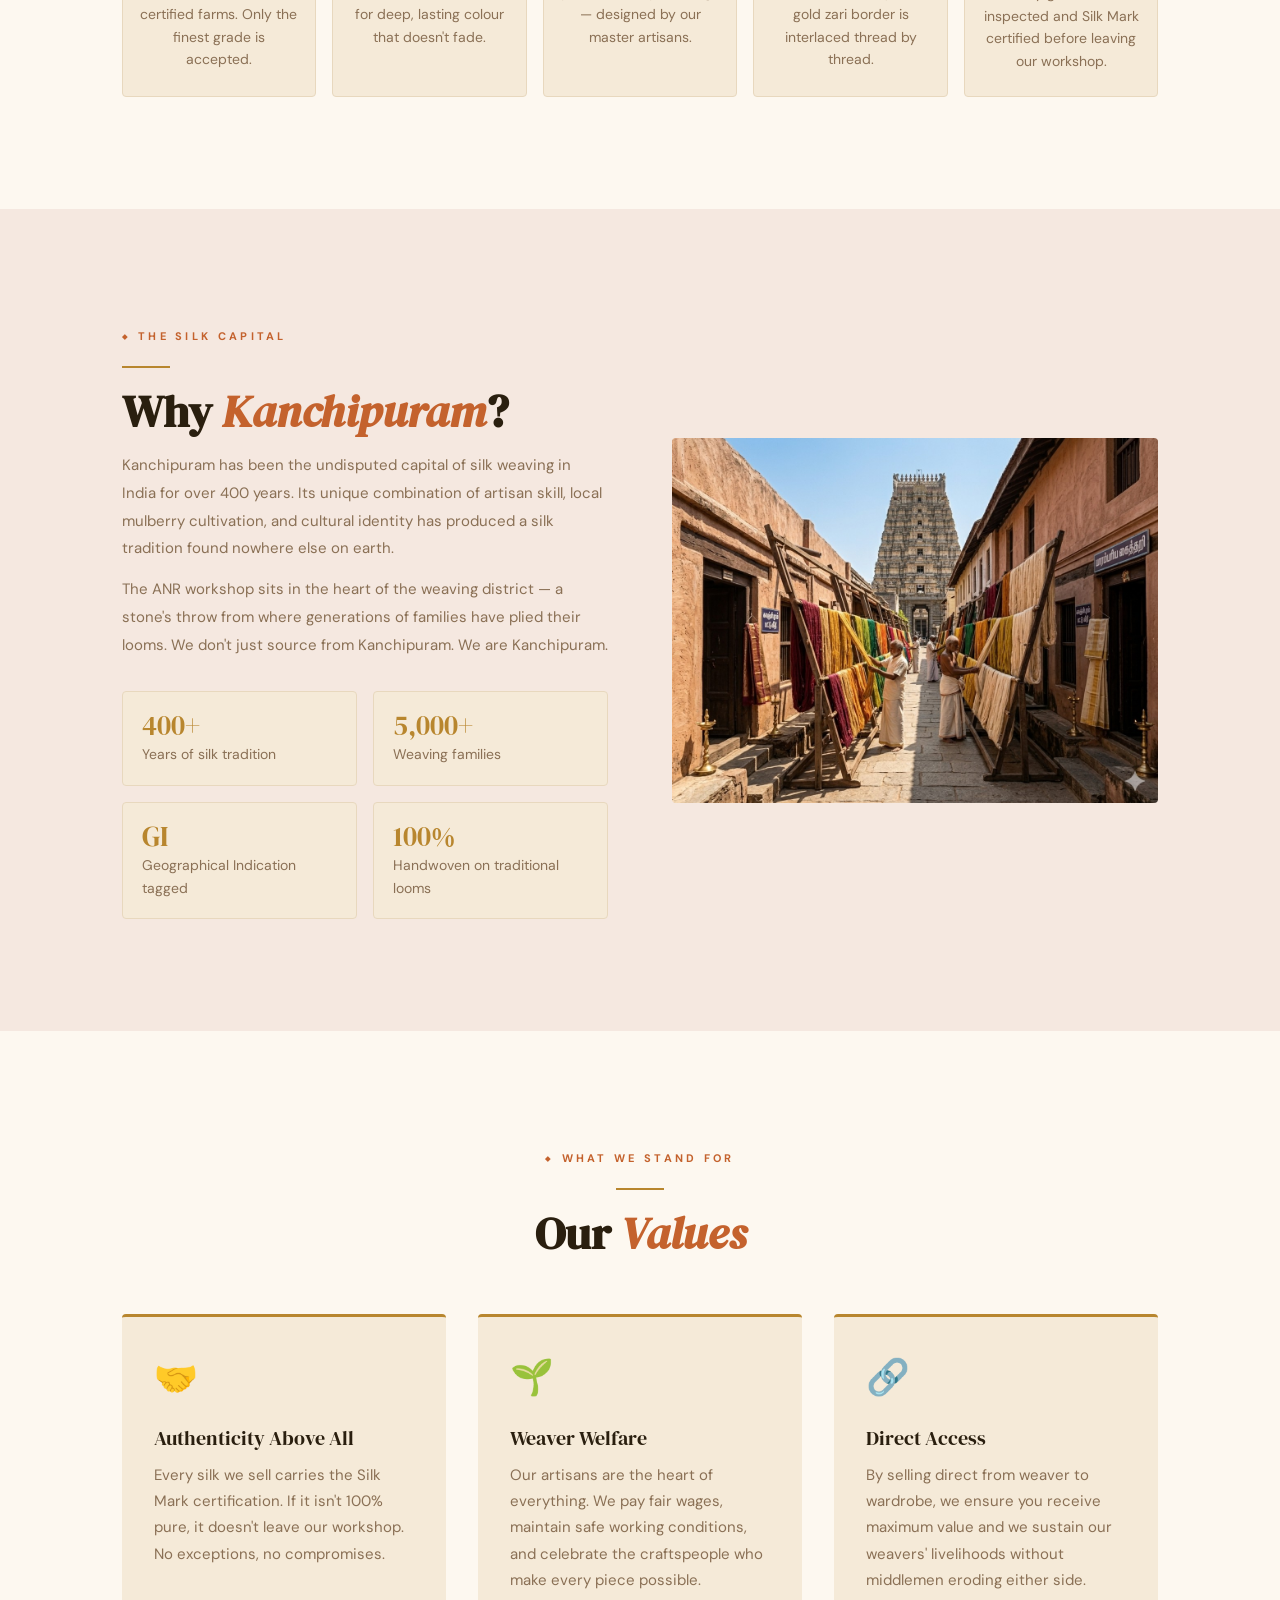
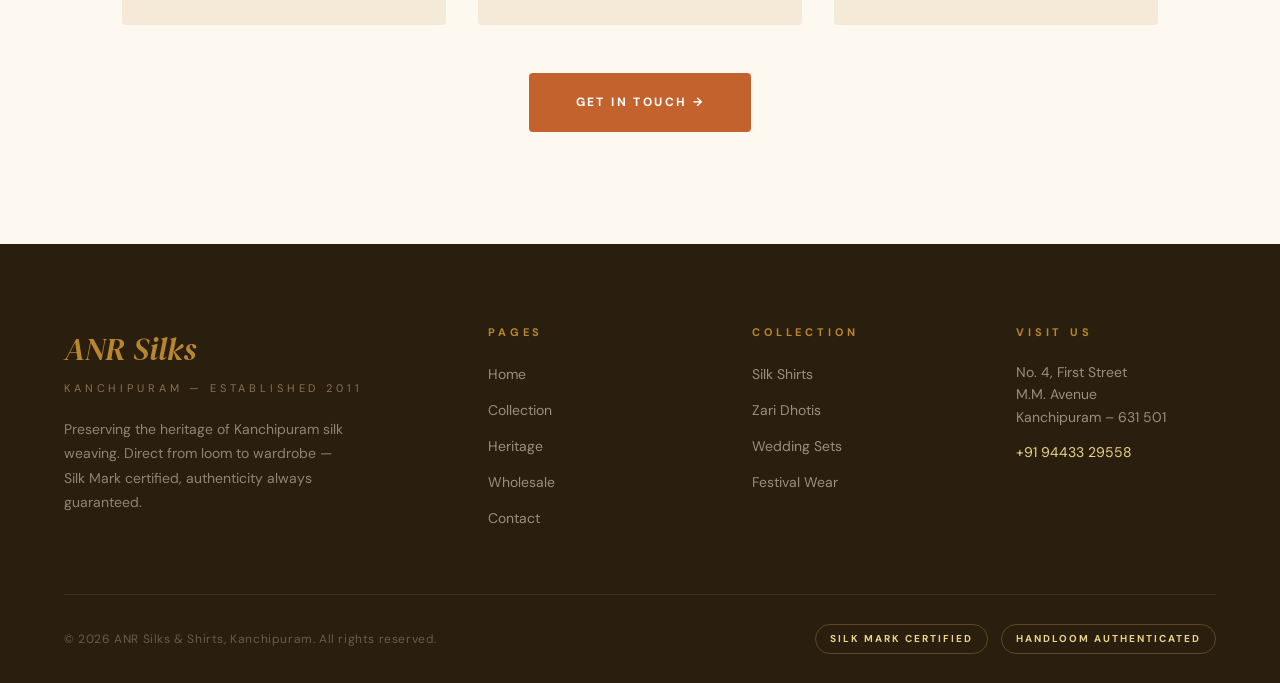
<file: pages/heritage.html>
<!DOCTYPE html>
<html lang="en">
<head>
    <meta charset="UTF-8">
    <meta name="viewport" content="width=device-width, initial-scale=1.0">
    <title>Heritage | ANR Silks & Shirts Kanchipuram</title>
    <meta name="description" content="The story of ANR Silks — 15 years of authentic Kanchipuram handloom weaving tradition. Learn about our craft, our weavers, and our heritage.">
    <link rel="stylesheet" href="../shared.css">
    <style>
        .reveal { opacity: 0; transform: translateY(24px); transition: opacity 0.65s ease, transform 0.65s ease; }
        .reveal.revealed { opacity: 1; transform: translateY(0); }
        .reveal-d1 { transition-delay: 0.1s; }
        .reveal-d2 { transition-delay: 0.2s; }
        .reveal-d3 { transition-delay: 0.3s; }

        /* ── Header Banner Section (Styled like collection.html) ── */
        .heritage-hero-wrap {
            margin-top: var(--nav-h);
            background-image: linear-gradient(rgba(0,0,0,0.55), rgba(0,0,0,0.55)), url('../images/banner_h.jpg');
            background-size: cover;
            background-position: center;
            background-repeat: no-repeat;
            min-height: 50vh;
            display: flex;
            align-items: center;
            justify-content: center;
            text-align: center;
            color: #fff;
            padding: 2rem 5%;
        }

        .heritage-hero-wrap .page-hero {
            background: transparent;
            max-width: 850px;
            display: flex;
            flex-direction: column;
            align-items: center;
            justify-content: center;
        }

        .heritage-hero-wrap h1 {
            font-family: 'DM Serif Display', serif;
            font-size: clamp(2.5rem, 6vw, 4.2rem);
            color: #fff;
            margin: 0.5rem 0;
            line-height: 1.1;
        }

        .heritage-hero-wrap h1 em {
            font-style: italic;
            color: var(--gold-pale);
        }

        .heritage-hero-wrap p {
            color: rgba(255,255,255,0.95);
            font-size: 1.15rem;
            line-height: 1.6;
            margin-top: 1rem;
        }

        .heritage-hero-wrap .breadcrumb a, 
        .heritage-hero-wrap .breadcrumb span {
            color: rgba(255,255,255,0.7);
            text-decoration: none;
        }

        /* ── Story intro ── */
        .story-layout {
            display: grid; grid-template-columns: 1fr 1fr; gap: 5rem; align-items: center;
        }
        .story-img {
            width: 100%; aspect-ratio: 3/4;
            background: var(--sand-light);
            display: flex; align-items: center; justify-content: center;
            border-radius: var(--radius);
            overflow: hidden;
        }
        .story-img img { width: 100%; height: 100%; object-fit: cover; }

        .story-content blockquote {
            font-family: 'Libre Baskerville', serif;
            font-size: 1.1rem; font-style: italic; color: var(--text-mid);
            border-left: 3px solid var(--gold); padding: 1rem 1.5rem;
            background: var(--cream); border-radius: 0 var(--radius) var(--radius) 0;
            line-height: 1.8; margin: 1.5rem 0;
        }

        /* ── Milestones timeline — Desktop (centre line, alternating) ── */
        .timeline { position: relative; padding: 2rem 0; }
        .timeline::before {
            content: ''; position: absolute;
            left: 50%; top: 0; bottom: 0; width: 1px;
            background: var(--sand); transform: translateX(-50%);
        }
        .timeline-item {
            display: grid; grid-template-columns: 1fr 80px 1fr;
            gap: 0; align-items: center; margin-bottom: 3rem;
        }
        .timeline-item:last-child { margin-bottom: 0; }
        .tl-left { text-align: right; padding-right: 2.5rem; }
        .tl-right { padding-left: 2.5rem; }
        .tl-center { display: flex; justify-content: center; align-items: center; }
        .tl-dot {
            width: 44px; height: 44px;
            background: var(--maroon); border-radius: 50%;
            display: flex; align-items: center; justify-content: center;
            font-family: 'DM Serif Display', serif; font-size: 14px;
            color: var(--gold-pale); font-weight: 700; flex-shrink: 0;
            box-shadow: 0 0 0 4px var(--ivory), 0 0 0 5px var(--sand);
        }
        .tl-year {
            font-family: 'DM Serif Display', serif;
            font-size: 30px; font-style: italic; color: var(--gold); line-height: 1;
            display: block; margin-bottom: 6px;
        }
        .tl-title {
            font-family: 'DM Serif Display', serif;
            font-size: 20px; color: var(--text-dark); margin-bottom: 6px;
        }
        .tl-text { font-size: 15px; color: var(--text-light); line-height: 1.7; }

        /* ── Craft process ── */
        .process-grid {
            display: grid; grid-template-columns: repeat(5, 1fr); gap: 1rem;
        }
        .process-step {
            text-align: center; padding: 1.5rem 1rem;
            background: var(--cream); border-radius: var(--radius);
            border: 1px solid var(--sand-light);
            position: relative;
        }
        .process-step:not(:last-child)::after {
            content: '→';
            position: absolute; right: -1rem; top: 50%;
            transform: translateY(-50%);
            color: var(--gold); font-size: 1rem; z-index: 1;
        }
        .ps-num {
            font-family: 'DM Serif Display', serif;
            font-size: 32px; font-style: italic; color: var(--gold-pale);
            line-height: 1; margin-bottom: 8px;
        }
        .ps-icon { font-size: 28px; margin-bottom: 8px; }
        .ps-title { font-size: 15px; font-weight: 700; color: var(--text-dark); margin-bottom: 5px; }
        .ps-desc { font-size: 14px; color: var(--text-light); line-height: 1.6; }

        /* ── Kanchipuram info ── */
        .kanchi-grid {
            display: grid; grid-template-columns: 1fr 1fr; gap: 4rem; align-items: center;
        }
        .kanchi-img {
            width: 100%; aspect-ratio: 4/3;
            background: var(--sand-light);
            display: flex; align-items: center; justify-content: center;
            border-radius: var(--radius); overflow: hidden;
        }
        .kanchi-img img { width: 100%; height: 100%; object-fit: cover; }
        .kanchi-facts { display: grid; grid-template-columns: 1fr 1fr; gap: 1rem; margin-top: 2rem; }
        .kf-item {
            background: var(--cream); border: 1px solid var(--sand-light);
            border-radius: var(--radius); padding: 1.2rem;
        }
        .kf-num { font-family: 'DM Serif Display', serif; font-size: 28px; color: var(--gold); line-height: 1; }
        .kf-label { font-size: 14px; color: var(--text-light); margin-top: 4px; }

        /* ── Values ── */
        .values-grid { display: grid; grid-template-columns: repeat(3, 1fr); gap: 2rem; }
        .value-card {
            background: var(--cream); border-radius: var(--radius);
            padding: 2rem; border-top: 3px solid var(--gold);
        }
        .value-icon { font-size: 2.2rem; margin-bottom: 1rem; }
        .value-title { font-family: 'DM Serif Display', serif; font-size: 20px; color: var(--text-dark); margin-bottom: 8px; }
        .value-text { font-size: 15px; color: var(--text-light); line-height: 1.75; }

        /* ══════════════════════════════════
           RESPONSIVE
        ══════════════════════════════════ */
        @media (max-width: 900px) {
            .story-layout { grid-template-columns: 1fr; }

            /* ── Timeline: left-rail single column layout ── */
            .timeline::before {
                left: 22px;
                transform: none;
            }
            /* Each item: dot column (44px) + content column (rest) */
            .timeline-item {
                display: grid;
                grid-template-columns: 44px 1fr;
                grid-template-rows: auto;
                gap: 0 16px;
                align-items: start;
                margin-bottom: 32px;
            }
            /* Hide the empty alternating placeholder cells */
            .tl-left:empty,
            .tl-right:empty {
                display: none;
            }
            /* Dot always in column 1, spanning all rows of its item */
            .tl-center {
                grid-column: 1;
                grid-row: 1;
                justify-content: center;
                padding-top: 4px;
            }
            /* Content (whether originally tl-left or tl-right) always column 2 */
            .tl-left,
            .tl-right {
                grid-column: 2;
                grid-row: 1;
                text-align: left !important;
                padding: 0 !important;
            }
            /* Hide the invisible ghost year used for desktop spacing */
            .tl-year[style*="visibility:hidden"] { display: none; }

            .process-grid { grid-template-columns: 1fr; }
            .process-step::after { display: none; }
            .kanchi-grid { grid-template-columns: 1fr; }
            .values-grid { grid-template-columns: 1fr 1fr; }
        }
        @media (max-width: 600px) {
            .values-grid { grid-template-columns: 1fr; }
            .kanchi-facts { grid-template-columns: 1fr 1fr; }
            .process-grid { grid-template-columns: 1fr; }
        }
    </style>
</head>
<body>
<!-- ════════════════════════════════════════════
     ANR SILKS — PAGE LOADER  |  loader-snippet.html
     
     PLACEMENT: Paste this as the VERY FIRST child
     inside <body>, before <nav class="site-nav">
     
     Example:
     <body>
         ← PASTE HERE
         <nav class="site-nav">
         ...
     ════════════════════════════════════════════ -->

<div id="page-loader">
    <!-- Loader emblem -->
    <div class="loader-emblem">
        <img src="../Vel-hindu-outline.png" alt="Vel">
    </div>
    <div class="loader-brand">
        <span class="loader-brand-name">ANR Silks &amp; Shirts</span>
        <span class="loader-brand-sub">Kanchipuram — Est. 2011</span>
    </div>
    <div class="loader-bar-wrap">
        <div class="loader-bar" id="loader-bar"></div>
    </div>
    <span class="loader-tagline">Weaving tradition since 2011…</span>
</div>

<nav class="site-nav">
    <a href="../index.html" class="nav-brand">
        <!-- Nav emblem (pages/*.html — one level deep) -->
        <div class="nav-emblem">
            <img src="../Vel-hindu-outline.png" alt="Vel">
        </div>
        <div class="nav-brand-text">
            <span class="nav-brand-name">ANR Silks & Shirts</span>
            <span class="nav-brand-sub">Kanchipuram — Est. 2011</span>
        </div>
    </a>
    <div class="nav-links">
        <a href="../index.html">Home</a>
        <a href="collection.html">Collection</a>
        <a href="heritage.html" class="active">Heritage</a>
        <a href="wholesale.html">Wholesale</a>
        <a href="contact.html">Contact</a>
        <a href="https://wa.me/919443329558" class="nav-cta">WhatsApp Enquiry</a>
    </div>
    <button class="nav-hamburger" aria-label="Menu">
        <span></span><span></span><span></span>
    </button>
</nav>
<div class="nav-drawer">
    <a href="../index.html">Home</a>
    <a href="collection.html">Collection</a>
    <a href="heritage.html" class="active">Heritage</a>
    <a href="wholesale.html">Wholesale</a>
    <a href="contact.html">Contact</a>
    <a href="https://wa.me/919443329558" class="drawer-cta">WhatsApp Enquiry →</a>
</div>

<header class="heritage-hero-wrap">
    <div class="page-hero reveal">
        <!-- <div class="breadcrumb">
            <a href="../index.html">Home</a><span> › </span><span>Heritage</span>
        </div>
        <div class="page-hero-eyebrow" style="color:var(--gold-pale); margin-top:1rem; letter-spacing: 0.2em; text-transform: uppercase; font-size: 0.7rem;">Est. 2011 — Kanchipuram</div>-->
        <h1>Our <em>Heritage</em></h1> 
        <p>Fifteen years of weaving tradition, one thread at a time. Discover the people, the craft, and the city behind every ANR silk.</p>
    </div>
</header>

<section class="section-lg" style="background:var(--ivory);">
    <div class="container">
        <div class="story-layout">
            <div class="reveal">
                <div class="story-img">
                    <img src="../images/h1.jpg" alt="A Family of Weavers">
                </div>
            </div>
            <div class="reveal reveal-d2">
                <div class="tag-pill">Our Story</div>
                <div class="gold-rule"></div>
                <h2 class="serif-title">A <em>Family</em> of Weavers</h2>
                <blockquote>"We didn't start as a shop. We started as weavers — and that is still what we are at heart."</blockquote>
                <p class="body-text">ANR Silks & Shirts was founded in 2011 in the heart of Kanchipuram — the silk capital of South India. What began as a small family enterprise supplying local retailers has grown into a trusted name for authentic handloom across Tamil Nadu.</p>
                <p class="body-text" style="margin-top:1rem;">Our looms have been in the family for generations. Every ANR silk is woven with the same care and attention that our forefathers brought to their craft — no shortcuts, no compromises, no synthetics.</p>
                <div style="margin-top:2rem; display:flex; gap:1rem; flex-wrap:wrap;">
                    <a href="collection.html" class="btn btn-primary">View Collection</a>
                    <a href="contact.html" class="btn btn-outline-terra">Contact Us</a>
                </div>
            </div>
        </div>
    </div>
</section>

<section class="section-lg" style="background:var(--cream);">
    <div class="container">
        <div class="sec-head center reveal">
            <div class="tag-pill" style="justify-content:center;">Milestones</div>
            <div class="gold-rule center"></div>
            <h2 class="serif-title">15 Years, One <em>Thread</em></h2>
        </div>
        <div class="timeline">
            <div class="timeline-item reveal">
                <div class="tl-left">
                    <span class="tl-year">2011</span>
                    <div class="tl-title">The Beginning</div>
                    <p class="tl-text">ANR Silks established in Kanchipuram with three handlooms and a commitment to pure silk.</p>
                </div>
                <div class="tl-center"><div class="tl-dot">✦</div></div>
                <div class="tl-right">
                    <span class="tl-year" style="visibility:hidden;">2011</span>
                </div>
            </div>
            <div class="timeline-item reveal">
                <div class="tl-left"></div>
                <div class="tl-center"><div class="tl-dot">✦</div></div>
                <div class="tl-right">
                    <span class="tl-year">2014</span>
                    <div class="tl-title">Silk Mark Certification</div>
                    <p class="tl-text">Received the prestigious Silk Mark certification — confirming 100% natural silk in every product.</p>
                </div>
            </div>
            <div class="timeline-item reveal">
                <div class="tl-left">
                    <span class="tl-year">2017</span>
                    <div class="tl-title">Wholesale Expansion</div>
                    <p class="tl-text">Began direct wholesale supply to retailers across Tamil Nadu, Kerala, and Andhra Pradesh.</p>
                </div>
                <div class="tl-center"><div class="tl-dot">✦</div></div>
                <div class="tl-right"></div>
            </div>
            <div class="timeline-item reveal">
                <div class="tl-left"></div>
                <div class="tl-center"><div class="tl-dot">✦</div></div>
                <div class="tl-right">
                    <span class="tl-year">2020</span>
                    <div class="tl-title">Custom Weaving Launch</div>
                    <p class="tl-text">Introduced custom design services — allowing brides, grooms, and retailers to commission bespoke patterns.</p>
                </div>
            </div>
            <div class="timeline-item reveal">
                <div class="tl-left">
                    <span class="tl-year">2026</span>
                    <div class="tl-title">Today & Beyond</div>
                    <p class="tl-text">Serving thousands of families annually. Still handwoven. Still authentic. Still family.</p>
                </div>
                <div class="tl-center"><div class="tl-dot">✦</div></div>
                <div class="tl-right"></div>
            </div>
        </div>
    </div>
</section>

<section class="section-lg" style="background:var(--ivory);">
    <div class="container">
        <div class="sec-head center reveal">
            <div class="tag-pill" style="justify-content:center;">The Art of Weaving</div>
            <div class="gold-rule center"></div>
            <h2 class="serif-title">From Thread to <em>Treasure</em></h2>
            <p class="body-text" style="max-width:560px; margin:0.8rem auto 0; text-align:center;">Every ANR silk garment passes through five careful stages, each handled by a specialist trained over years in the Kanchipuram tradition.</p>
        </div>
        <div class="process-grid reveal">
            <div class="process-step">
                <div class="ps-num">01</div>
                <div class="ps-icon">🧶</div>
                <div class="ps-title">Silk Sourcing</div>
                <p class="ps-desc">Pure mulberry silk thread sourced from certified farms. Only the finest grade is accepted.</p>
            </div>
            <div class="process-step">
                <div class="ps-num">02</div>
                <div class="ps-icon">🎨</div>
                <div class="ps-title">Natural Dyeing</div>
                <p class="ps-desc">Threads dyed using time-honoured methods for deep, lasting colour that doesn't fade.</p>
            </div>
            <div class="process-step">
                <div class="ps-num">03</div>
                <div class="ps-icon">🖼️</div>
                <div class="ps-title">Pattern Design</div>
                <p class="ps-desc">Traditional motifs — peacock, temple, mango — designed by our master artisans.</p>
            </div>
            <div class="process-step">
                <div class="ps-num">04</div>
                <div class="ps-icon">⚙️</div>
                <div class="ps-title">Handloom Weaving</div>
                <p class="ps-desc">Each piece woven by hand over 2–7 days. The gold zari border is interlaced thread by thread.</p>
            </div>
            <div class="process-step">
                <div class="ps-num">05</div>
                <div class="ps-icon">✅</div>
                <div class="ps-title">Quality & Certification</div>
                <p class="ps-desc">Every garment is inspected and Silk Mark certified before leaving our workshop.</p>
            </div>
        </div>
    </div>
</section>

<section class="section-lg" style="background:var(--terra-pale);">
    <div class="container">
        <div class="kanchi-grid">
            <div class="reveal">
                <div class="tag-pill">The Silk Capital</div>
                <div class="gold-rule"></div>
                <h2 class="serif-title">Why <em>Kanchipuram</em>?</h2>
                <p class="body-text" style="margin-top:1rem;">Kanchipuram has been the undisputed capital of silk weaving in India for over 400 years. Its unique combination of artisan skill, local mulberry cultivation, and cultural identity has produced a silk tradition found nowhere else on earth.</p>
                <p class="body-text" style="margin-top:0.8rem;">The ANR workshop sits in the heart of the weaving district — a stone's throw from where generations of families have plied their looms. We don't just source from Kanchipuram. We are Kanchipuram.</p>
                <div class="kanchi-facts">
                    <div class="kf-item">
                        <div class="kf-num">400+</div>
                        <div class="kf-label">Years of silk tradition</div>
                    </div>
                    <div class="kf-item">
                        <div class="kf-num">5,000+</div>
                        <div class="kf-label">Weaving families</div>
                    </div>
                    <div class="kf-item">
                        <div class="kf-num">GI</div>
                        <div class="kf-label">Geographical Indication tagged</div>
                    </div>
                    <div class="kf-item">
                        <div class="kf-num">100%</div>
                        <div class="kf-label">Handwoven on traditional looms</div>
                    </div>
                </div>
            </div>
            <div class="reveal reveal-d2">
                <div class="kanchi-img">
                    <img src="../images/h2.jpg" alt="Why Kanchipuram">
                </div>
            </div>
        </div>
    </div>
</section>

<section class="section-lg" style="background:var(--ivory);">
    <div class="container">
        <div class="sec-head center reveal">
            <div class="tag-pill" style="justify-content:center;">What We Stand For</div>
            <div class="gold-rule center"></div>
            <h2 class="serif-title">Our <em>Values</em></h2>
        </div>
        <div class="values-grid">
            <div class="value-card reveal reveal-d1">
                <div class="value-icon">🤝</div>
                <div class="value-title">Authenticity Above All</div>
                <p class="value-text">Every silk we sell carries the Silk Mark certification. If it isn't 100% pure, it doesn't leave our workshop. No exceptions, no compromises.</p>
            </div>
            <div class="value-card reveal reveal-d2">
                <div class="value-icon">🌱</div>
                <div class="value-title">Weaver Welfare</div>
                <p class="value-text">Our artisans are the heart of everything. We pay fair wages, maintain safe working conditions, and celebrate the craftspeople who make every piece possible.</p>
            </div>
            <div class="value-card reveal reveal-d3">
                <div class="value-icon">🔗</div>
                <div class="value-title">Direct Access</div>
                <p class="value-text">By selling direct from weaver to wardrobe, we ensure you receive maximum value and we sustain our weavers' livelihoods without middlemen eroding either side.</p>
            </div>
        </div>
        <div style="text-align:center; margin-top:3rem;" class="reveal">
            <a href="contact.html" class="btn btn-primary btn-lg">Get in Touch →</a>
        </div>
    </div>
</section>

<footer class="site-footer">
    <div class="footer-grid">
        <div>
            <div class="footer-brand-name">ANR Silks</div>
            <div class="footer-brand-sub">Kanchipuram — Established 2011</div>
            <p class="footer-desc">Preserving the heritage of Kanchipuram silk weaving. Direct from loom to wardrobe — Silk Mark certified, authenticity always guaranteed.</p>
        </div>
        <div class="footer-col">
            <h4>Pages</h4>
            <ul>
                <li><a href="../index.html">Home</a></li>
                <li><a href="collection.html">Collection</a></li>
                <li><a href="heritage.html">Heritage</a></li>
                <li><a href="wholesale.html">Wholesale</a></li>
                <li><a href="contact.html">Contact</a></li>
            </ul>
        </div>
        <div class="footer-col">
            <h4>Collection</h4>
            <ul>
                <li><a href="collection.html">Silk Shirts</a></li>
                <li><a href="collection.html">Zari Dhotis</a></li>
                <li><a href="collection.html">Wedding Sets</a></li>
                <li><a href="collection.html">Festival Wear</a></li>
            </ul>
        </div>
        <div class="footer-col">
            <h4>Visit Us</h4>
            <p class="footer-contact-val">No. 4, First Street<br>M.M. Avenue<br>Kanchipuram – 631 501</p>
            <p class="footer-contact-val" style="margin-top:0.8rem;"><a href="tel:+919443329558">+91 94433 29558</a></p>
        </div>
    </div>
    <div class="footer-bottom">
        <p class="footer-copy">© 2026 ANR Silks & Shirts, Kanchipuram. All rights reserved.</p>
        <div class="footer-badges">
            <div class="foot-badge">Silk Mark Certified</div>
            <div class="foot-badge">Handloom Authenticated</div>
        </div>
    </div>
</footer>

<script src="../shared.js"></script>
</body>
</html>
</file>
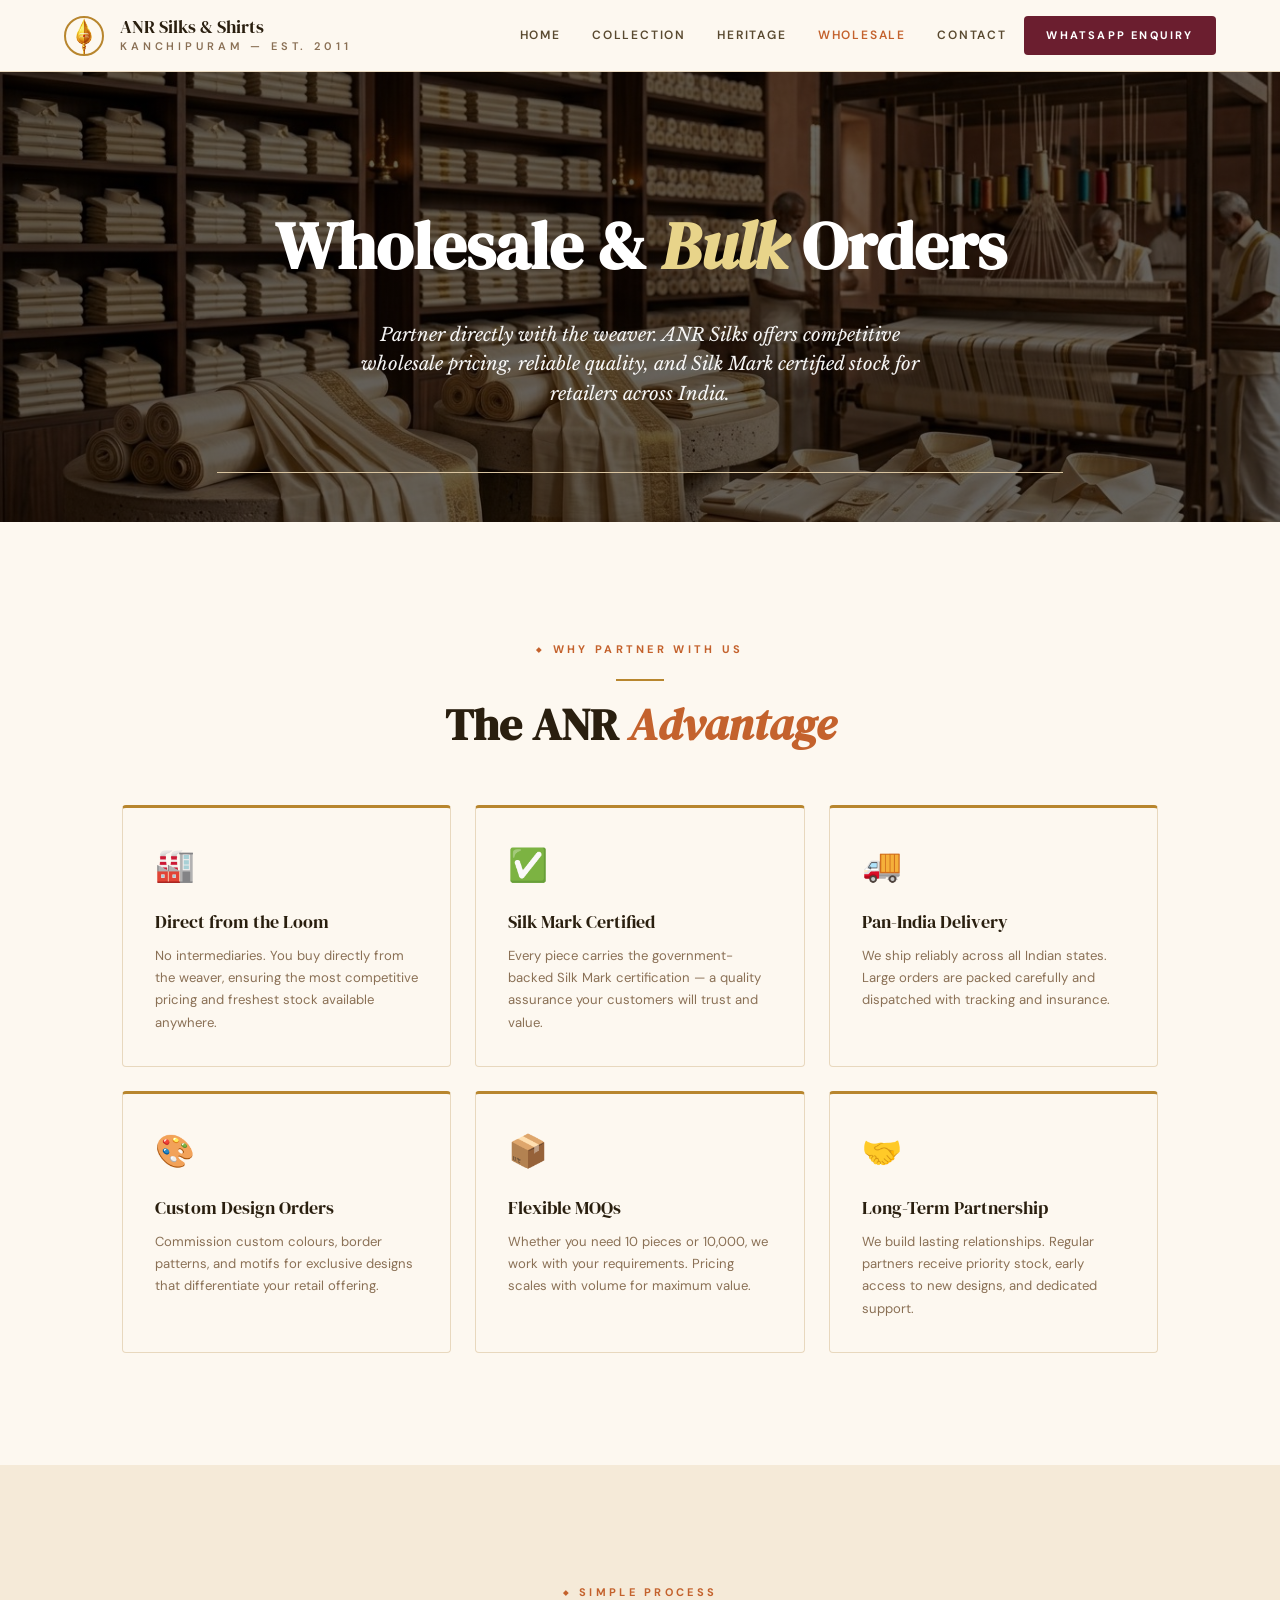
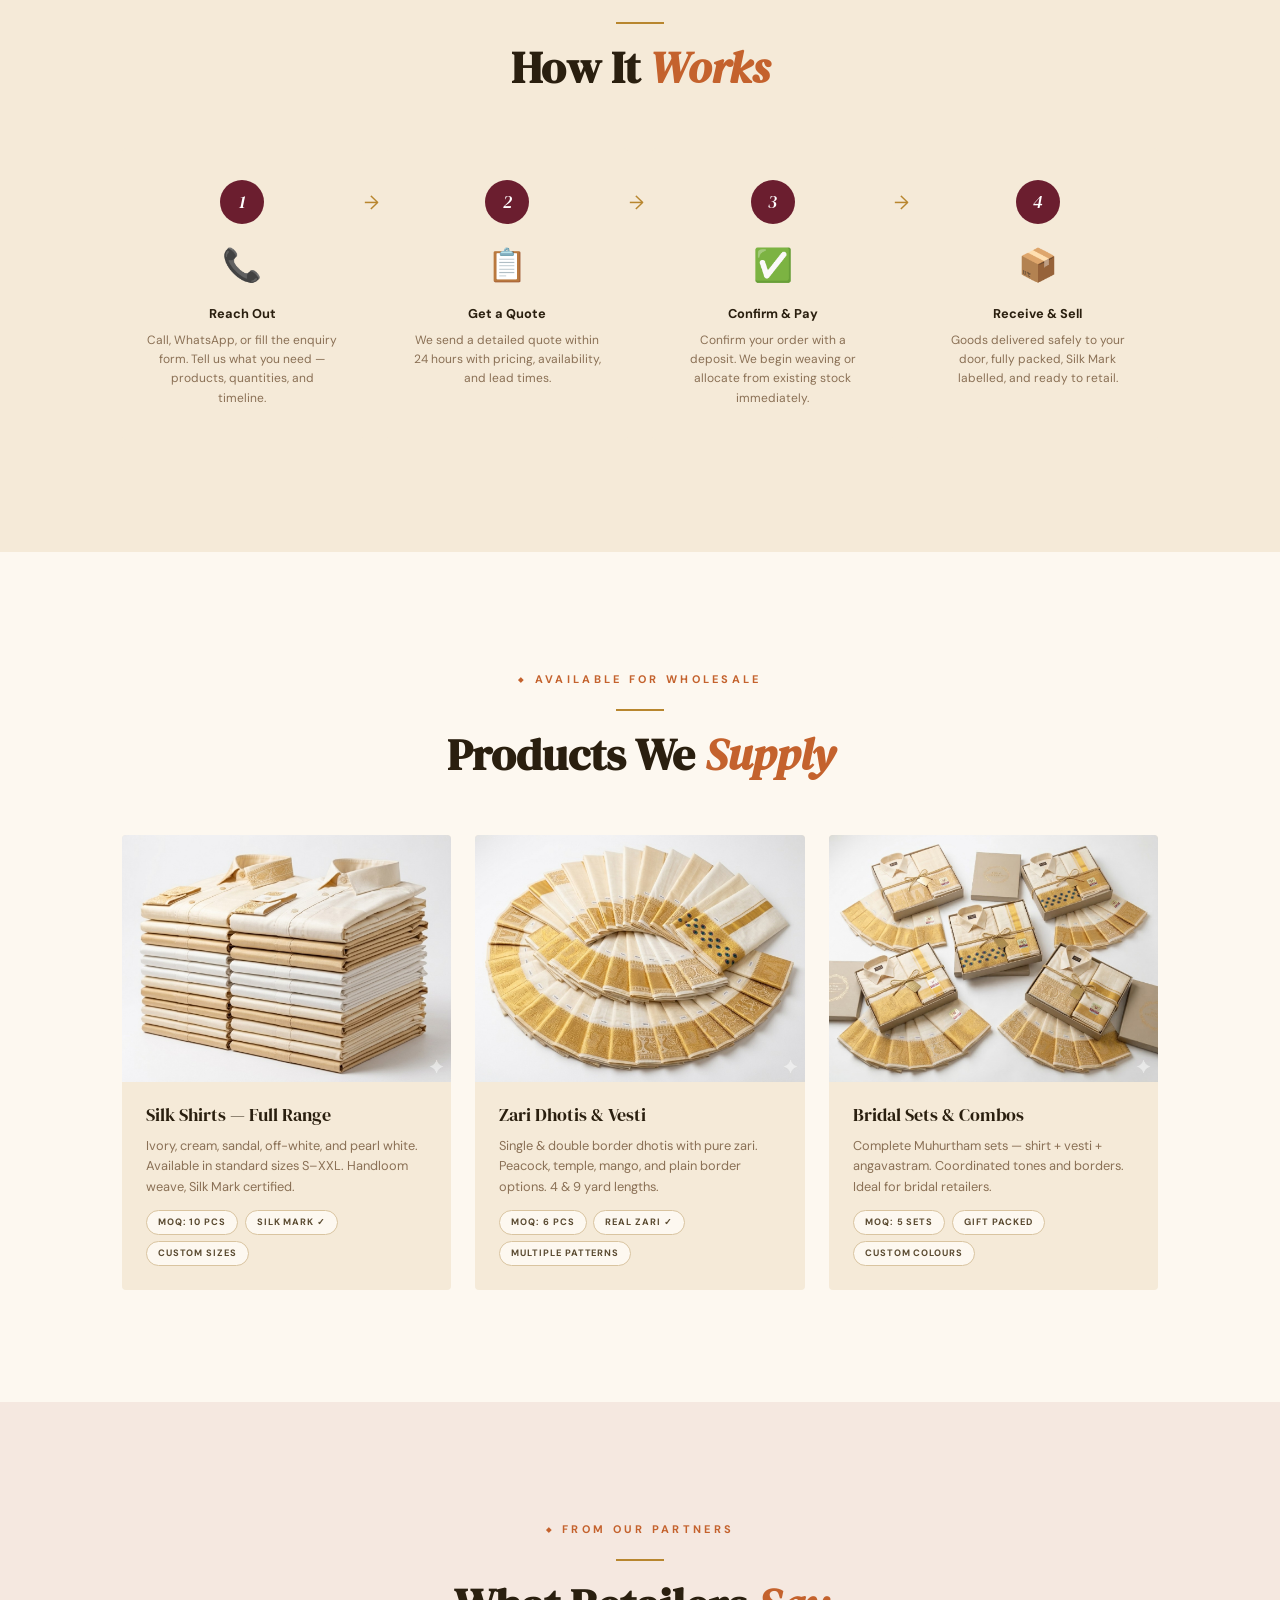
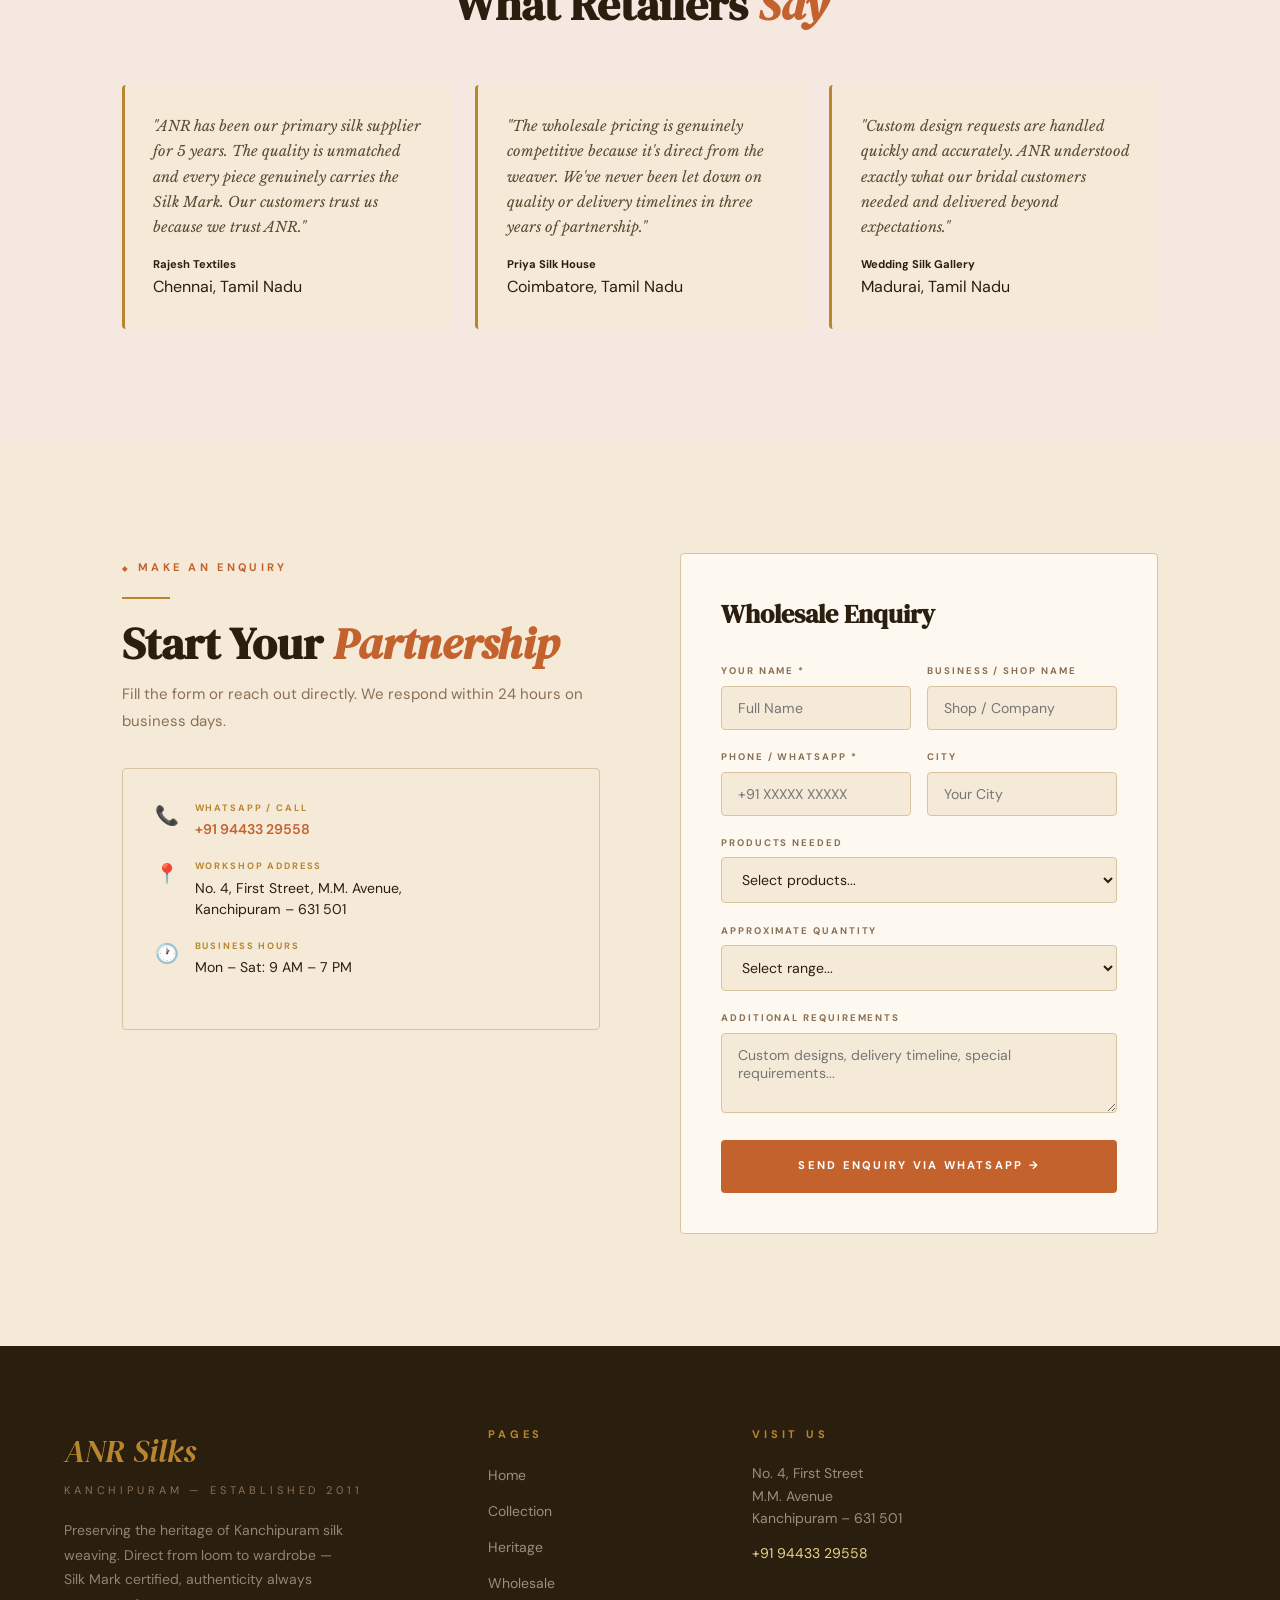
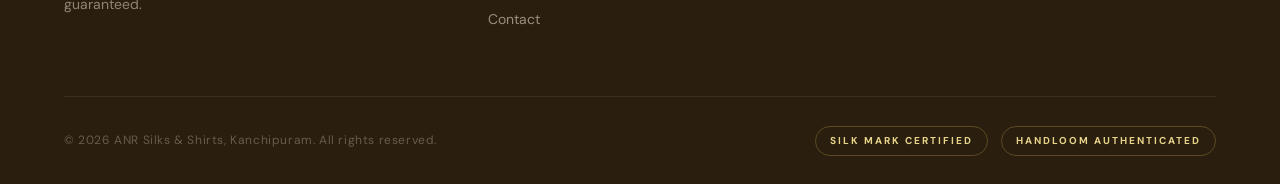
<file: pages/wholesale.html>
<!DOCTYPE html>
<html lang="en">
<head>
    <meta charset="UTF-8">
    <meta name="viewport" content="width=device-width, initial-scale=1.0">
    <title>Wholesale | ANR Silks & Shirts Kanchipuram</title>
    <meta name="description" content="ANR Silks wholesale — direct manufacturer pricing for bulk silk shirts, dhotis, and vesti. Pan-India shipping. Silk Mark certified. Call +91 94433 29558.">
    <link rel="stylesheet" href="../shared.css">
    <style>
        .reveal { opacity: 0; transform: translateY(24px); transition: opacity 0.65s ease, transform 0.65s ease; }
        .reveal.revealed { opacity: 1; transform: translateY(0); }
        .reveal-d1 { transition-delay: 0.1s; }
        .reveal-d2 { transition-delay: 0.2s; }
        .reveal-d3 { transition-delay: 0.3s; }

        /* ── Wholesale Hero Banner (Centered like collection/heritage) ── */
        .wholesale-hero-wrap {
            margin-top: var(--nav-h);
            background-image: linear-gradient(rgba(0,0,0,0.6), rgba(0,0,0,0.6)), url('../images/banner_w.jpg');
            background-size: cover;
            background-position: center;
            background-repeat: no-repeat;
            min-height: 50vh;
            display: flex;
            align-items: center;
            justify-content: center;
            text-align: center;
            color: #fff;
            padding: 2rem 5%;
        }

        .wholesale-hero-wrap .page-hero {
            background: transparent;
            max-width: 850px;
            display: flex;
            flex-direction: column;
            align-items: center;
            justify-content: center;
        }

        .wholesale-hero-wrap h1 {
            font-family: 'DM Serif Display', serif;
            font-size: clamp(2.5rem, 6vw, 4.2rem);
            color: #fff;
            margin: 0.5rem 0;
            line-height: 1.1;
        }

        .wholesale-hero-wrap h1 em {
            font-style: italic;
            color: var(--gold-pale);
        }

        .wholesale-hero-wrap p {
            color: rgba(255,255,255,0.95);
            font-size: 1.15rem;
            line-height: 1.6;
            margin-top: 1rem;
        }

        .wholesale-hero-wrap .breadcrumb a, 
        .wholesale-hero-wrap .breadcrumb span {
            color: rgba(255,255,255,0.7);
            text-decoration: none;
        }

        /* ── Benefits ── */
        .benefits-grid {
            display: grid; grid-template-columns: repeat(3, 1fr); gap: 1.5rem;
        }
        .benefit-card {
            background: var(--ivory); border: 1px solid var(--sand-light);
            border-radius: var(--radius); padding: 2rem;
            border-top: 3px solid var(--gold);
            transition: box-shadow 0.3s;
        }
        .benefit-card:hover { box-shadow: var(--shadow-md); }
        .benefit-icon { font-size: 2rem; margin-bottom: 1rem; }
        .benefit-title { font-family: 'DM Serif Display', serif; font-size: 1.15rem; color: var(--text-dark); margin-bottom: 0.5rem; }
        .benefit-text { font-size: 0.82rem; color: var(--text-light); line-height: 1.7; }

        /* ── How it works ── */
        .steps-grid { display: grid; grid-template-columns: repeat(4, 1fr); gap: 1.5rem; }
        .step-card {
            text-align: center; padding: 2rem 1.5rem;
            background: var(--cream); border-radius: var(--radius);
            position: relative;
        }
        .step-card:not(:last-child)::after {
            content: '→';
            position: absolute; right: -1rem; top: 2.5rem;
            color: var(--gold); font-size: 1.2rem;
        }
        .step-num {
            width: 44px; height: 44px; background: var(--maroon);
            color: #fff; border-radius: 50%; display: flex;
            align-items: center; justify-content: center;
            font-family: 'DM Serif Display', serif; font-size: 1.1rem;
            margin: 0 auto 1rem; font-style: italic;
        }
        .step-icon { font-size: 2rem; margin-bottom: 0.8rem; }
        .step-title { font-size: 0.8rem; font-weight: 700; color: var(--text-dark); margin-bottom: 0.4rem; }
        .step-text { font-size: 0.75rem; color: var(--text-light); line-height: 1.6; }

        /* ── Products available (Updated with Img Support) ── */
        .wholesale-products {
            display: grid; grid-template-columns: repeat(3, 1fr); gap: 1.5rem;
        }
        .wp-card {
            background: var(--cream); border-radius: var(--radius); overflow: hidden;
        }
        .wp-img {
            aspect-ratio: 4/3;
            background: var(--sand-light);
            display: flex; align-items: center; justify-content: center;
            overflow: hidden;
        }
        .wp-img img { width: 100%; height: 100%; object-fit: cover; }

        .wp-body { padding: 1.2rem 1.5rem 1.5rem; }
        .wp-name { font-family: 'DM Serif Display', serif; font-size: 1.1rem; color: var(--text-dark); margin-bottom: 0.4rem; }
        .wp-details { font-size: 0.8rem; color: var(--text-light); line-height: 1.6; }
        .wp-chips { display: flex; flex-wrap: wrap; gap: 0.4rem; margin-top: 0.8rem; }
        .wp-chip {
            font-size: 0.58rem; font-weight: 700; letter-spacing: 0.1em; text-transform: uppercase;
            background: var(--ivory); border: 1px solid var(--sand);
            color: var(--text-mid); padding: 0.25rem 0.7rem; border-radius: 100px;
        }

        /* ── Enquiry form & Testimonials (Restored from your code) ── */
        .enq-layout { display: grid; grid-template-columns: 1fr 1fr; gap: 5rem; align-items: start; }
        .enq-info-card { background: var(--cream); border: 1px solid var(--sand); border-radius: var(--radius); padding: 2rem; margin-top: 2rem; }
        .ei-row { display: flex; gap: 1rem; align-items: flex-start; margin-bottom: 1.2rem; }
        .ei-icon { font-size: 1.2rem; flex-shrink: 0; }
        .ei-label { font-size: 0.58rem; font-weight: 700; letter-spacing: 0.2em; text-transform: uppercase; color: var(--gold); display: block; margin-bottom: 0.2rem; }
        .ei-val { font-size: 0.88rem; color: var(--text-dark); line-height: 1.5; }
        .ei-val a { color: var(--terracotta); font-weight: 600; text-decoration: none; }

        .enq-form { background: var(--ivory); border: 1px solid var(--sand); border-radius: var(--radius); padding: 2.5rem; }
        .enq-form h3 { font-family: 'DM Serif Display', serif; font-size: 1.6rem; color: var(--text-dark); margin-bottom: 1.8rem; }
        .form-row { display: grid; grid-template-columns: 1fr 1fr; gap: 1rem; }
        .form-field { margin-bottom: 1.2rem; }
        .form-field label { display: block; font-size: 0.6rem; font-weight: 700; letter-spacing: 0.2em; text-transform: uppercase; color: var(--text-light); margin-bottom: 0.45rem; }
        .form-field input, .form-field select, .form-field textarea {
            width: 100%; border: 1.5px solid var(--sand); background: var(--cream); border-radius: var(--radius); padding: 0.75rem 1rem;
            color: var(--text-dark); font-family: 'DM Sans', sans-serif; font-size: 0.88rem; outline: none; transition: border-color 0.3s;
        }
        .btn-submit {
            display: block; width: 100%; background: var(--terracotta); color: #fff; border: none; font-size: 0.7rem; font-weight: 700;
            letter-spacing: 0.2em; text-transform: uppercase; padding: 1.1rem; border-radius: var(--radius); cursor: pointer; text-align: center; text-decoration: none;
        }

        .testimonials-grid { display: grid; grid-template-columns: repeat(3, 1fr); gap: 1.5rem; }
        .testi-card { background: var(--cream); border-radius: var(--radius); padding: 1.8rem; border-left: 3px solid var(--gold); }
        .testi-quote { font-family: 'Libre Baskerville', serif; font-style: italic; font-size: 0.9rem; color: var(--text-mid); line-height: 1.75; margin-bottom: 1rem; }
        .testi-author { font-size: 0.7rem; font-weight: 700; color: var(--text-dark); }

        @media (max-width: 900px) {
            .benefits-grid, .steps-grid, .wholesale-products, .testimonials-grid { grid-template-columns: 1fr 1fr; }
            .enq-layout { grid-template-columns: 1fr; }
            .step-card::after { display: none; }
        }
        @media (max-width: 600px) {
            .benefits-grid, .wholesale-products, .form-row, .steps-grid, .testimonials-grid { grid-template-columns: 1fr; }
        }
    </style>
</head>
<body>
<div id="page-loader">
    <!-- Loader emblem -->
    <div class="loader-emblem">
        <img src="../Vel-hindu-outline.png" alt="Vel">
    </div>
    <div class="loader-brand">
        <span class="loader-brand-name">ANR Silks &amp; Shirts</span>
        <span class="loader-brand-sub">Kanchipuram — Est. 2011</span>
    </div>
    <div class="loader-bar-wrap">
        <div class="loader-bar" id="loader-bar"></div>
    </div>
    <span class="loader-tagline">Weaving tradition since 2011…</span>
</div>

<nav class="site-nav">
    <a href="../index.html" class="nav-brand">
        <!-- Nav emblem (pages/*.html — one level deep) -->
        <div class="nav-emblem">
            <img src="../Vel-hindu-outline.png" alt="Vel">
        </div>
        <div class="nav-brand-text">
            <span class="nav-brand-name">ANR Silks & Shirts</span>
            <span class="nav-brand-sub">Kanchipuram — Est. 2011</span>
        </div>
    </a>

    <div class="nav-links">
        <a href="../index.html">Home</a>
        <a href="collection.html">Collection</a>
        <a href="heritage.html">Heritage</a>
        <a href="wholesale.html" class="active">Wholesale</a>
        <a href="contact.html">Contact</a>
        <a href="https://wa.me/919443329558" class="nav-cta">WhatsApp Enquiry</a>
    </div>

    <button class="nav-hamburger" aria-label="Menu">
        <span></span><span></span><span></span>
    </button>

    <div class="nav-drawer">
        <a href="../index.html">Home</a>
        <a href="collection.html">Collection</a>
        <a href="heritage.html">Heritage</a>
        <a href="wholesale.html" class="active">Wholesale</a>
        <a href="contact.html">Contact</a>
        <a href="https://wa.me/919443329558" class="drawer-cta">WhatsApp Enquiry</a>
    </div>
</nav>

<header class="wholesale-hero-wrap">
    <div class="page-hero reveal">
        <h1>Wholesale & <em>Bulk</em> Orders</h1>
        <p>Partner directly with the weaver. ANR Silks offers competitive wholesale pricing, reliable quality, and Silk Mark certified stock for retailers across India.</p>
    </div>
</header>

<section class="section-lg" style="background:var(--ivory);">
    <div class="container">
        <div class="sec-head center reveal">
            <div class="tag-pill" style="justify-content:center;">Why Partner With Us</div>
            <div class="gold-rule center"></div>
            <h2 class="serif-title">The ANR <em>Advantage</em></h2>
        </div>
        <div class="benefits-grid">
            <div class="benefit-card reveal reveal-d1">
                <div class="benefit-icon">🏭</div>
                <div class="benefit-title">Direct from the Loom</div>
                <p class="benefit-text">No intermediaries. You buy directly from the weaver, ensuring the most competitive pricing and freshest stock available anywhere.</p>
            </div>
            <div class="benefit-card reveal reveal-d2">
                <div class="benefit-icon">✅</div>
                <div class="benefit-title">Silk Mark Certified</div>
                <p class="benefit-text">Every piece carries the government-backed Silk Mark certification — a quality assurance your customers will trust and value.</p>
            </div>
            <div class="benefit-card reveal reveal-d3">
                <div class="benefit-icon">🚚</div>
                <div class="benefit-title">Pan-India Delivery</div>
                <p class="benefit-text">We ship reliably across all Indian states. Large orders are packed carefully and dispatched with tracking and insurance.</p>
            </div>
            <div class="benefit-card reveal reveal-d1">
                <div class="benefit-icon">🎨</div>
                <div class="benefit-title">Custom Design Orders</div>
                <p class="benefit-text">Commission custom colours, border patterns, and motifs for exclusive designs that differentiate your retail offering.</p>
            </div>
            <div class="benefit-card reveal reveal-d2">
                <div class="benefit-icon">📦</div>
                <div class="benefit-title">Flexible MOQs</div>
                <p class="benefit-text">Whether you need 10 pieces or 10,000, we work with your requirements. Pricing scales with volume for maximum value.</p>
            </div>
            <div class="benefit-card reveal reveal-d3">
                <div class="benefit-icon">🤝</div>
                <div class="benefit-title">Long-Term Partnership</div>
                <p class="benefit-text">We build lasting relationships. Regular partners receive priority stock, early access to new designs, and dedicated support.</p>
            </div>
        </div>
    </div>
</section>

<section class="section-lg" style="background:var(--cream);">
    <div class="container">
        <div class="sec-head center reveal">
            <div class="tag-pill" style="justify-content:center;">Simple Process</div>
            <div class="gold-rule center"></div>
            <h2 class="serif-title">How It <em>Works</em></h2>
        </div>
        <div class="steps-grid">
            <div class="step-card reveal reveal-d1">
                <div class="step-num">1</div>
                <div class="step-icon">📞</div>
                <div class="step-title">Reach Out</div>
                <p class="step-text">Call, WhatsApp, or fill the enquiry form. Tell us what you need — products, quantities, and timeline.</p>
            </div>
            <div class="step-card reveal reveal-d2">
                <div class="step-num">2</div>
                <div class="step-icon">📋</div>
                <div class="step-title">Get a Quote</div>
                <p class="step-text">We send a detailed quote within 24 hours with pricing, availability, and lead times.</p>
            </div>
            <div class="step-card reveal reveal-d3">
                <div class="step-num">3</div>
                <div class="step-icon">✅</div>
                <div class="step-title">Confirm & Pay</div>
                <p class="step-text">Confirm your order with a deposit. We begin weaving or allocate from existing stock immediately.</p>
            </div>
            <div class="step-card reveal reveal-d4">
                <div class="step-num">4</div>
                <div class="step-icon">📦</div>
                <div class="step-title">Receive & Sell</div>
                <p class="step-text">Goods delivered safely to your door, fully packed, Silk Mark labelled, and ready to retail.</p>
            </div>
        </div>
    </div>
</section>

<section class="section-lg" style="background:var(--ivory);">
    <div class="container">
        <div class="sec-head center reveal">
            <div class="tag-pill" style="justify-content:center;">Available for Wholesale</div>
            <div class="gold-rule center"></div>
            <h2 class="serif-title">Products We <em>Supply</em></h2>
        </div>
        <div class="wholesale-products">
            <div class="wp-card reveal reveal-d1">
                <div class="wp-img"><img src="../images/b1.jpg" alt="Silk Shirts Full Range"></div>
                <div class="wp-body">
                    <div class="wp-name">Silk Shirts — Full Range</div>
                    <p class="wp-details">Ivory, cream, sandal, off-white, and pearl white. Available in standard sizes S–XXL. Handloom weave, Silk Mark certified.</p>
                    <div class="wp-chips">
                        <span class="wp-chip">MOQ: 10 pcs</span>
                        <span class="wp-chip">Silk Mark ✓</span>
                        <span class="wp-chip">Custom Sizes</span>
                    </div>
                </div>
            </div>
            <div class="wp-card reveal reveal-d2">
                <div class="wp-img"><img src="../images/b2.jpg" alt="Zari Dhotis Wholesale"></div>
                <div class="wp-body">
                    <div class="wp-name">Zari Dhotis & Vesti</div>
                    <p class="wp-details">Single & double border dhotis with pure zari. Peacock, temple, mango, and plain border options. 4 & 9 yard lengths.</p>
                    <div class="wp-chips">
                        <span class="wp-chip">MOQ: 6 pcs</span>
                        <span class="wp-chip">Real Zari ✓</span>
                        <span class="wp-chip">Multiple Patterns</span>
                    </div>
                </div>
            </div>
            <div class="wp-card reveal reveal-d3">
                <div class="wp-img"><img src="../images/b3.jpg" alt="Bridal Sets Wholesale"></div>
                <div class="wp-body">
                    <div class="wp-name">Bridal Sets & Combos</div>
                    <p class="wp-details">Complete Muhurtham sets — shirt + vesti + angavastram. Coordinated tones and borders. Ideal for bridal retailers.</p>
                    <div class="wp-chips">
                        <span class="wp-chip">MOQ: 5 sets</span>
                        <span class="wp-chip">Gift Packed</span>
                        <span class="wp-chip">Custom Colours</span>
                    </div>
                </div>
            </div>
        </div>
    </div>
</section>

<section class="section-lg" style="background:var(--terra-pale);">
    <div class="container">
        <div class="sec-head center reveal">
            <div class="tag-pill" style="justify-content:center;">From Our Partners</div>
            <div class="gold-rule center"></div>
            <h2 class="serif-title">What Retailers <em>Say</em></h2>
        </div>
        <div class="testimonials-grid">
            <div class="testi-card reveal reveal-d1">
                <p class="testi-quote">"ANR has been our primary silk supplier for 5 years. The quality is unmatched and every piece genuinely carries the Silk Mark. Our customers trust us because we trust ANR."</p>
                <div class="testi-author">Rajesh Textiles</div>
                <div class="testi-place">Chennai, Tamil Nadu</div>
            </div>
            <div class="testi-card reveal reveal-d2">
                <p class="testi-quote">"The wholesale pricing is genuinely competitive because it's direct from the weaver. We've never been let down on quality or delivery timelines in three years of partnership."</p>
                <div class="testi-author">Priya Silk House</div>
                <div class="testi-place">Coimbatore, Tamil Nadu</div>
            </div>
            <div class="testi-card reveal reveal-d3">
                <p class="testi-quote">"Custom design requests are handled quickly and accurately. ANR understood exactly what our bridal customers needed and delivered beyond expectations."</p>
                <div class="testi-author">Wedding Silk Gallery</div>
                <div class="testi-place">Madurai, Tamil Nadu</div>
            </div>
        </div>
    </div>
</section>

<section class="section-lg" style="background:var(--cream);">
    <div class="container">
        <div class="enq-layout">
            <div class="reveal">
                <div class="tag-pill">Make an Enquiry</div>
                <div class="gold-rule"></div>
                <h2 class="serif-title">Start Your <em>Partnership</em></h2>
                <p class="body-text" style="margin-top:0.8rem; margin-bottom:1.5rem;">Fill the form or reach out directly. We respond within 24 hours on business days.</p>
                <div class="enq-info-card">
                    <div class="ei-row">
                        <div class="ei-icon">📞</div>
                        <div>
                            <span class="ei-label">WhatsApp / Call</span>
                            <div class="ei-val"><a href="tel:+919443329558">+91 94433 29558</a></div>
                        </div>
                    </div>
                    <div class="ei-row">
                        <div class="ei-icon">📍</div>
                        <div>
                            <span class="ei-label">Workshop Address</span>
                            <div class="ei-val">No. 4, First Street, M.M. Avenue,<br>Kanchipuram – 631 501</div>
                        </div>
                    </div>
                    <div class="ei-row">
                        <div class="ei-icon">🕐</div>
                        <div>
                            <span class="ei-label">Business Hours</span>
                            <div class="ei-val">Mon – Sat: 9 AM – 7 PM</div>
                        </div>
                    </div>
                </div>
            </div>
            <div class="enq-form reveal reveal-d2">
                <h3>Wholesale Enquiry</h3>
                <div class="form-row">
                    <div class="form-field">
                        <label>Your Name *</label>
                        <input type="text" placeholder="Full Name">
                    </div>
                    <div class="form-field">
                        <label>Business / Shop Name</label>
                        <input type="text" placeholder="Shop / Company">
                    </div>
                </div>
                <div class="form-row">
                    <div class="form-field">
                        <label>Phone / WhatsApp *</label>
                        <input type="tel" placeholder="+91 XXXXX XXXXX">
                    </div>
                    <div class="form-field">
                        <label>City</label>
                        <input type="text" placeholder="Your City">
                    </div>
                </div>
                <div class="form-field">
                    <label>Products Needed</label>
                    <select>
                        <option value="">Select products...</option>
                        <option>Silk Shirts</option>
                        <option>Zari Dhotis / Vesti</option>
                        <option>Bridal Sets</option>
                        <option>Mixed / Multiple Products</option>
                        <option>Custom Design</option>
                    </select>
                </div>
                <div class="form-field">
                    <label>Approximate Quantity</label>
                    <select>
                        <option value="">Select range...</option>
                        <option>10–50 pieces</option>
                        <option>50–200 pieces</option>
                        <option>200–500 pieces</option>
                        <option>500+ pieces</option>
                    </select>
                </div>
                <div class="form-field">
                    <label>Additional Requirements</label>
                    <textarea rows="3" placeholder="Custom designs, delivery timeline, special requirements..."></textarea>
                </div>
                <a href="https://wa.me/919443329558" class="btn-submit">Send Enquiry via WhatsApp →</a>
            </div>
        </div>
    </div>
</section>

<footer class="site-footer">
    <div class="footer-grid">
        <div>
            <div class="footer-brand-name">ANR Silks</div>
            <div class="footer-brand-sub">Kanchipuram — Established 2011</div>
            <p class="footer-desc">Preserving the heritage of Kanchipuram silk weaving. Direct from loom to wardrobe — Silk Mark certified, authenticity always guaranteed.</p>
        </div>
        <div class="footer-col">
            <h4>Pages</h4>
            <ul>
                <li><a href="../index.html">Home</a></li>
                <li><a href="collection.html">Collection</a></li>
                <li><a href="heritage.html">Heritage</a></li>
                <li><a href="wholesale.html">Wholesale</a></li>
                <li><a href="contact.html">Contact</a></li>
            </ul>
        </div>
        <div class="footer-col">
            <h4>Visit Us</h4>
            <p class="footer-contact-val">No. 4, First Street<br>M.M. Avenue<br>Kanchipuram – 631 501</p>
            <p class="footer-contact-val" style="margin-top:0.8rem;"><a href="tel:+919443329558">+91 94433 29558</a></p>
        </div>
    </div>
    <div class="footer-bottom">
        <p class="footer-copy">© 2026 ANR Silks & Shirts, Kanchipuram. All rights reserved.</p>
        <div class="footer-badges">
            <div class="foot-badge">Silk Mark Certified</div>
            <div class="foot-badge">Handloom Authenticated</div>
        </div>
    </div>
</footer>

<script src="../shared.js"></script>
</body>
</html>
</file>
<file: shared.css>
/* ═══════════════════════════════════════════════
   ANR SILKS & SHIRTS — SHARED STYLESHEET
   Warm Cream South Indian Editorial
═══════════════════════════════════════════════ */

@import url('https://fonts.googleapis.com/css2?family=DM+Serif+Display:ital@0;1&family=Libre+Baskerville:ital,wght@0,400;0,700;1,400&family=DM+Sans:opsz,wght@9..40,300;9..40,400;9..40,500;9..40,600;9..40,700&display=swap');

/* ─── TOKENS ─── */
:root {
    --ivory:      #fdf8f0;
    --cream:      #f5ead8;
    --warm:       #ede0c8;
    --sand:       #d9c4a0;
    --sand-light: #e8d8be;
    --gold:       #B8862E;
    --gold-bright:#D4AF37;
    --gold-pale:  #e8d48a;
    --terracotta: #C4622D;
    --terra-pale: #f5e8e0;
    --maroon:     #6B1E2F;
    --maroon-dark:#4a1420;
    --text-dark:  #2a1f0f;
    --text-mid:   #5a4a30;
    --text-light: #8a7055;
    --shadow-sm:  0 2px 8px rgba(42,31,15,0.08);
    --shadow-md:  0 6px 24px rgba(42,31,15,0.12);
    --shadow-lg:  0 16px 48px rgba(42,31,15,0.16);
    --radius:     4px;
    --nav-h:      72px;
}

/* ─── RESET ─── */
*, *::before, *::after { margin: 0; padding: 0; box-sizing: border-box; }
html { scroll-behavior: smooth; font-size: 16px; overflow-x: hidden; }
body {
    font-family: 'DM Sans', sans-serif;
    background: var(--ivory);
    color: var(--text-dark);
    overflow-x: hidden;
    line-height: 1.6;
}
img { display: block; width: 100%; height: 100%; object-fit: cover; }
a { text-decoration: none; color: inherit; }
ul { list-style: none; }

/* ─── SCROLLBAR ─── */
::-webkit-scrollbar { width: 5px; }
::-webkit-scrollbar-track { background: var(--cream); }
::-webkit-scrollbar-thumb { background: var(--gold); border-radius: 3px; }

/* ═══════════════════════════════════════════════
   PAGE LOADER
═══════════════════════════════════════════════ */

/* Lock scroll while loader visible */
html.is-loading {
    overflow: hidden !important;
    overscroll-behavior: none;
}

/* Full-screen overlay — fixed so it NEVER scrolls */
#page-loader {
    position: fixed !important;
    top: 0; left: 0; right: 0; bottom: 0;
    width: 100vw; height: 100vh;
    z-index: 99999;
    background: var(--ivory);
    display: flex;
    flex-direction: column;
    align-items: center;
    justify-content: center;
    gap: 1.6rem;
    transition: opacity 0.6s ease, visibility 0.6s ease;
    visibility: visible;
    opacity: 1;
    /* Prevent any parent transform from breaking fixed positioning */
    transform: none !important;
    will-change: opacity;
}

/* Fade-out state */
#page-loader.fade-out {
    opacity: 0;
    visibility: hidden;
    pointer-events: none;
}

/* Pulsing emblem */
.loader-emblem {
    width: 64px; height: 64px;
    border: 2px solid var(--gold);
    border-radius: 50%;
    display: flex; align-items: center; justify-content: center;
    font-family: 'DM Serif Display', serif;
    font-size: 26px;
    color: var(--gold);
    animation: loader-pulse 1.6s ease-in-out infinite;
    flex-shrink: 0;
}

@keyframes loader-pulse {
    0%, 100% { transform: scale(1);     opacity: 1;    }
    50%       { transform: scale(1.08); opacity: 0.65; }
}

.loader-brand { text-align: center; }
.loader-brand-name {
    font-family: 'DM Serif Display', serif;
    font-size: 22px;
    color: var(--text-dark);
    display: block;
    letter-spacing: 0.05em;
}
.loader-brand-sub {
    font-size: 11px;
    font-weight: 700;
    letter-spacing: 0.4em;
    text-transform: uppercase;
    color: var(--text-light);
    display: block;
    margin-top: 5px;
}

/* Progress bar */
.loader-bar-wrap {
    width: 160px; height: 2px;
    background: var(--sand-light);
    border-radius: 2px;
    overflow: hidden;
}
.loader-bar {
    height: 100%; width: 0%;
    background: linear-gradient(90deg, var(--gold), var(--gold-bright));
    border-radius: 2px;
    transition: width 0.35s ease;
}

/* Tagline */
.loader-tagline {
    font-family: 'Libre Baskerville', serif;
    font-style: italic;
    font-size: 13px;
    color: var(--text-light);
    letter-spacing: 0.04em;
    animation: loader-blink 1.8s ease-in-out infinite;
}

@keyframes loader-blink {
    0%, 100% { opacity: 0.35; }
    50%       { opacity: 1;    }
}

/* ═══════════════════════════════════════════════
   NAVIGATION
═══════════════════════════════════════════════ */
.site-nav {
    position: fixed; top: 0; left: 0; right: 0; z-index: 1000;
    height: var(--nav-h);
    background: var(--ivory);
    border-bottom: 1.5px solid var(--sand-light);
    display: flex; align-items: center;
    padding: 0 5%;
    justify-content: space-between;
    transition: box-shadow 0.3s;
}
.site-nav.scrolled { box-shadow: var(--shadow-md); }

/* Brand */
.nav-brand { display: flex; align-items: center; gap: 1rem; flex-shrink: 0; }
.nav-emblem {
    width: 40px; height: 40px; border: 2px solid var(--gold);
    border-radius: 50%; display: flex; align-items: center; justify-content: center;
    font-family: 'DM Serif Display', serif; font-size: 16px; color: var(--gold);
    flex-shrink: 0;
}
.nav-brand-text {}
.nav-brand-name {
    display: block; font-family: 'DM Serif Display', serif;
    font-size: 18px; color: var(--text-dark); line-height: 1.2;
}
.nav-brand-sub {
    display: block; font-size: 11px; color: var(--text-light);
    letter-spacing: 0.35em; text-transform: uppercase; font-weight: 600;
}

/* Desktop links */
.nav-links {
    display: flex; gap: 0.2rem; align-items: center;
}
.nav-links a {
    font-size: 12px; font-weight: 600;
    letter-spacing: 0.15em; text-transform: uppercase;
    color: var(--text-mid); padding: 8px 14px;
    border-radius: 2px; transition: color 0.2s, background 0.2s;
    white-space: nowrap;
}
.nav-links a:hover, .nav-links a.active { color: var(--gold); }
.nav-links a.active { color: var(--terracotta); }

.nav-cta {
    background: var(--maroon); color: #fff !important;
    font-size: 11px !important; font-weight: 700 !important;
    letter-spacing: 0.2em !important; text-transform: uppercase !important;
    padding: 0.65rem 1.4rem !important; border-radius: var(--radius) !important;
    transition: background 0.3s !important; flex-shrink: 0;
    white-space: nowrap;
}
.nav-cta:hover { background: var(--gold) !important; color: var(--ivory) !important; }

/* Hamburger */
.nav-hamburger {
    display: none; flex-direction: column; gap: 5px;
    background: none; border: none; cursor: pointer; padding: 4px;
}
.nav-hamburger span {
    display: block; width: 24px; height: 2px;
    background: var(--text-dark); border-radius: 2px;
    transition: all 0.3s;
}
.nav-hamburger.open span:nth-child(1) { transform: translateY(7px) rotate(45deg); }
.nav-hamburger.open span:nth-child(2) { opacity: 0; }
.nav-hamburger.open span:nth-child(3) { transform: translateY(-7px) rotate(-45deg); }

/* Mobile drawer */
.nav-drawer {
    position: fixed; 
    top: var(--nav-h); 
    left: 0; 
    right: 0; 
    z-index: 999;
    background: var(--ivory); border-bottom: 2px solid var(--sand);
    padding: 1.5rem 5% 2rem;
    display: none; flex-direction: column; gap: 0.5rem;
    box-shadow: var(--shadow-lg);
    /* This ensures it stays under the nav regardless of body content */
    max-height: calc(100dvh - var(--nav-h));
    overflow-y: auto;
}
.nav-drawer.open { display: flex; }
.nav-drawer a {
    font-size: 14px; font-weight: 600; letter-spacing: 0.1em; text-transform: uppercase;
    color: var(--text-mid); padding: 12px 0;
    border-bottom: 1px solid var(--sand-light); transition: color 0.2s;
}
.nav-drawer a:last-child { border-bottom: none; }
.nav-drawer a:hover, .nav-drawer a.active { color: var(--terracotta); }
.nav-drawer .drawer-cta {
    background: var(--maroon); color: #fff; text-align: center;
    padding: 1rem; margin-top: 0.5rem; border-radius: var(--radius);
    border-bottom: none !important;
}

/* ═══════════════════════════════════════════════
   MARQUEE
═══════════════════════════════════════════════ */
/* ═══════════════════════════════════════════════
   MARQUEE - FIXED & FAST
═══════════════════════════════════════════════ */
.marquee-bar {
    background: var(--maroon);
    padding: 0.85rem 0;
    overflow: hidden;
    width: 100%;
    position: relative;
    z-index: 10; /* Ensures it stays above the hero */
    display: block !important; /* Forces visibility */
}

.marquee-track {
    display: flex;
    width: max-content; /* Critical: Prevents text from wrapping/hiding */
    gap: 3rem;
    /* Faster speed: 20s for desktop, even faster for mobile below */
    animation: marquee-scroll 20s linear infinite; 
    white-space: nowrap;
}

.marquee-track span {
    font-size: 11px;
    font-weight: 700;
    letter-spacing: 0.3em;
    text-transform: uppercase;
    color: rgba(255,255,255,0.9);
}

@keyframes marquee-scroll {
    from { transform: translateX(0); }
    /* Moves exactly half the width for a seamless loop */
    to { transform: translateX(-50%); } 
}

/* ─── Mobile Speed ─── */
@media (max-width: 768px) {
    .marquee-track {
        /* Faster on mobile because the screen is narrower */
        animation: marquee-scroll 28s linear infinite; 
    }
}
.marquee-track .m-sep { color: var(--gold-pale); }
@keyframes marquee-scroll { from { transform: translateX(0); } to { transform: translateX(-50%); } }

/* ═══════════════════════════════════════════════
   PAGE HERO BANNER (inner pages)
═══════════════════════════════════════════════ */
.page-hero {
    background: var(--cream);
    padding: 5rem 5% 4rem;
    border-bottom: 1.5px solid var(--sand);
    display: flex; flex-direction: column; align-items: flex-start;
    gap: 0.8rem;
}
.page-hero-eyebrow {
    display: flex; align-items: center; gap: 0.8rem;
    font-size: 11px; font-weight: 700; letter-spacing: 0.4em; text-transform: uppercase; color: var(--gold);
}
.page-hero-eyebrow::before { content: '◆'; font-size: 7px; }
.page-hero h1 {
    font-family: 'DM Serif Display', serif;
    font-size: clamp(35px, 5vw, 72px);
    line-height: 1.05; color: var(--text-dark);
}
.page-hero h1 em { font-style: italic; color: var(--terracotta); }
.page-hero p {
    font-family: 'Libre Baskerville', serif;
    font-style: italic; color: var(--text-light);
    font-size: clamp(14px, 1.5vw, 17px); max-width: 560px; line-height: 1.75;
}
.breadcrumb {
    display: flex; gap: 0.5rem; align-items: center;
    font-size: 12px; color: var(--text-light); font-weight: 500; letter-spacing: 0.05em;
}
.breadcrumb a { color: var(--gold); transition: color 0.2s; }
.breadcrumb a:hover { color: var(--terracotta); }
.breadcrumb span { color: var(--sand); }

/* ═══════════════════════════════════════════════
   SHARED UTILITIES
═══════════════════════════════════════════════ */
.container { width: 100%; max-width: 1280px; margin: 0 auto; padding: 0 5%; }

/* Tag pill */
.tag-pill {
    display: inline-flex; align-items: center; gap: 0.5rem;
    font-size: 11px; font-weight: 700; letter-spacing: 0.3em; text-transform: uppercase;
    color: var(--terracotta);
}
.tag-pill::before { content: '◆'; font-size: 7px; }

/* Serif display title */
.serif-title {
    font-family: 'DM Serif Display', serif;
    font-size: clamp(29px, 3.5vw, 56px);
    line-height: 1.1; color: var(--text-dark);
}
.serif-title em { font-style: italic; color: var(--terracotta); }

.serif-title-sm {
    font-family: 'DM Serif Display', serif;
    font-size: clamp(22px, 2.5vw, 35px);
    line-height: 1.15; color: var(--text-dark);
}

/* Body text */
.body-text { font-size: 15px; color: var(--text-light); line-height: 1.85; }

/* Section spacing */
.section { padding: 5rem 5%; }
.section-lg { padding: 7rem 5%; }

/* Horizontal rule */
.gold-rule { width: 48px; height: 2px; background: var(--gold); margin: 1.2rem 0; }
.gold-rule.center { margin: 1.2rem auto; }

/* ─── BUTTONS ─── */
.btn {
    display: inline-block; font-size: 11px; font-weight: 700;
    letter-spacing: 0.2em; text-transform: uppercase;
    padding: 14px 32px; border-radius: var(--radius);
    transition: all 0.25s; cursor: pointer; border: 2px solid transparent;
    white-space: nowrap;
}
.btn-primary { background: var(--terracotta); color: #fff; border-color: var(--terracotta); }
.btn-primary:hover { background: var(--maroon); border-color: var(--maroon); transform: translateY(-1px); box-shadow: var(--shadow-md); }
.btn-maroon { background: var(--maroon); color: #fff; border-color: var(--maroon); }
.btn-maroon:hover { background: var(--terracotta); border-color: var(--terracotta); transform: translateY(-1px); }
.btn-gold { background: var(--gold); color: var(--ivory); border-color: var(--gold); }
.btn-gold:hover { background: var(--gold-bright); border-color: var(--gold-bright); transform: translateY(-1px); }
.btn-outline { background: transparent; color: var(--gold); border-color: var(--gold); }
.btn-outline:hover { background: var(--gold); color: var(--ivory); }
.btn-outline-terra { background: transparent; color: var(--terracotta); border-color: var(--terracotta); }
.btn-outline-terra:hover { background: var(--terracotta); color: #fff; }
.btn-white { background: #fff; color: var(--maroon); border-color: #fff; }
.btn-white:hover { background: var(--gold-pale); border-color: var(--gold-pale); }
.btn-sm { padding: 10px 22px; font-size: 11px; }
.btn-lg { padding: 18px 45px; font-size: 12px; }

/* ─── IMAGE PLACEHOLDERS ─── */
.img-ph {
    background: linear-gradient(135deg, var(--warm) 0%, var(--sand) 100%);
    display: flex; align-items: center; justify-content: center;
    font-family: monospace; font-size: 11px; color: var(--text-light);
    border-radius: var(--radius);
}

/* ─── CARDS ─── */
.card {
    background: var(--ivory); border: 1px solid var(--sand-light);
    border-radius: var(--radius); overflow: hidden;
    transition: box-shadow 0.3s, transform 0.3s;
}
.card:hover { box-shadow: var(--shadow-md); transform: translateY(-3px); }

/* ─── SECTION HEADER ─── */
.sec-head { margin-bottom: 3.5rem; }
.sec-head.center { text-align: center; }
.sec-head.center .gold-rule { margin: 1.2rem auto; }
.sec-head.center .tag-pill { justify-content: center; }

/* ═══════════════════════════════════════════════
   FOOTER
═══════════════════════════════════════════════ */
.site-footer {
    background: var(--text-dark); color: var(--cream);
    padding: 5rem 5% 0;
}
.footer-grid {
    display: grid;
    grid-template-columns: 1.8fr 1fr 1fr 1fr;
    gap: 4rem; padding-bottom: 4rem;
    border-bottom: 1px solid rgba(255,255,255,0.08);
}
.footer-brand-name {
    font-family: 'DM Serif Display', serif;
    font-size: 32px; font-style: italic; color: var(--gold);
}
.footer-brand-sub {
    font-size: 11px; letter-spacing: 0.35em; text-transform: uppercase;
    color: var(--text-light); margin-top: 5px;
}
.footer-desc {
    font-size: 14px; color: rgba(245,234,216,0.5);
    line-height: 1.75; margin-top: 19px; max-width: 280px;
}
.footer-col h4 {
    font-size: 11px; font-weight: 700; letter-spacing: 0.35em; text-transform: uppercase;
    color: var(--gold); margin-bottom: 19px;
}
.footer-col ul { display: flex; flex-direction: column; gap: 0.65rem; }
.footer-col ul li a {
    font-size: 14px; color: rgba(245,234,216,0.55); transition: color 0.2s;
}
.footer-col ul li a:hover { color: var(--gold); }
.footer-contact-val { font-size: 14px; color: rgba(245,234,216,0.55); line-height: 1.6; margin-top: 5px; }
.footer-contact-val a { color: var(--gold-pale); transition: color 0.2s; }
.footer-contact-val a:hover { color: var(--gold); }
.footer-bottom {
    padding: 1.8rem 0;
    display: flex; justify-content: space-between; align-items: center;
    flex-wrap: wrap; gap: 1rem;
}
.footer-copy { font-size: 12px; color: rgba(245,234,216,0.3); letter-spacing: 0.05em; }
.footer-badges { display: flex; gap: 0.8rem; flex-wrap: wrap; }
.foot-badge {
    border: 1px solid rgba(201,168,76,0.3);
    padding: 6px 14px;
    font-size: 10px; font-weight: 700; letter-spacing: 0.2em; text-transform: uppercase;
    color: var(--gold-pale); border-radius: 100px;
}

/* ═══════════════════════════════════════════════
   RESPONSIVE — SHARED
═══════════════════════════════════════════════ */
@media (max-width: 1024px) {
    .footer-grid { grid-template-columns: 1fr 1fr; gap: 2.5rem; }
}
@media (max-width: 768px) {
    :root { --nav-h: 64px; }
    .nav-links { display: none; }
    .nav-cta { display: none; }
    .nav-hamburger { display: flex; }
    .section { padding: 3.5rem 5%; }
    .section-lg { padding: 4.5rem 5%; }
    .footer-grid { grid-template-columns: 1fr 1fr; gap: 2rem; }
}
@media (max-width: 480px) {
    .footer-grid { grid-template-columns: 1fr; }
    .footer-bottom { flex-direction: column; align-items: flex-start; }
}
</file>
